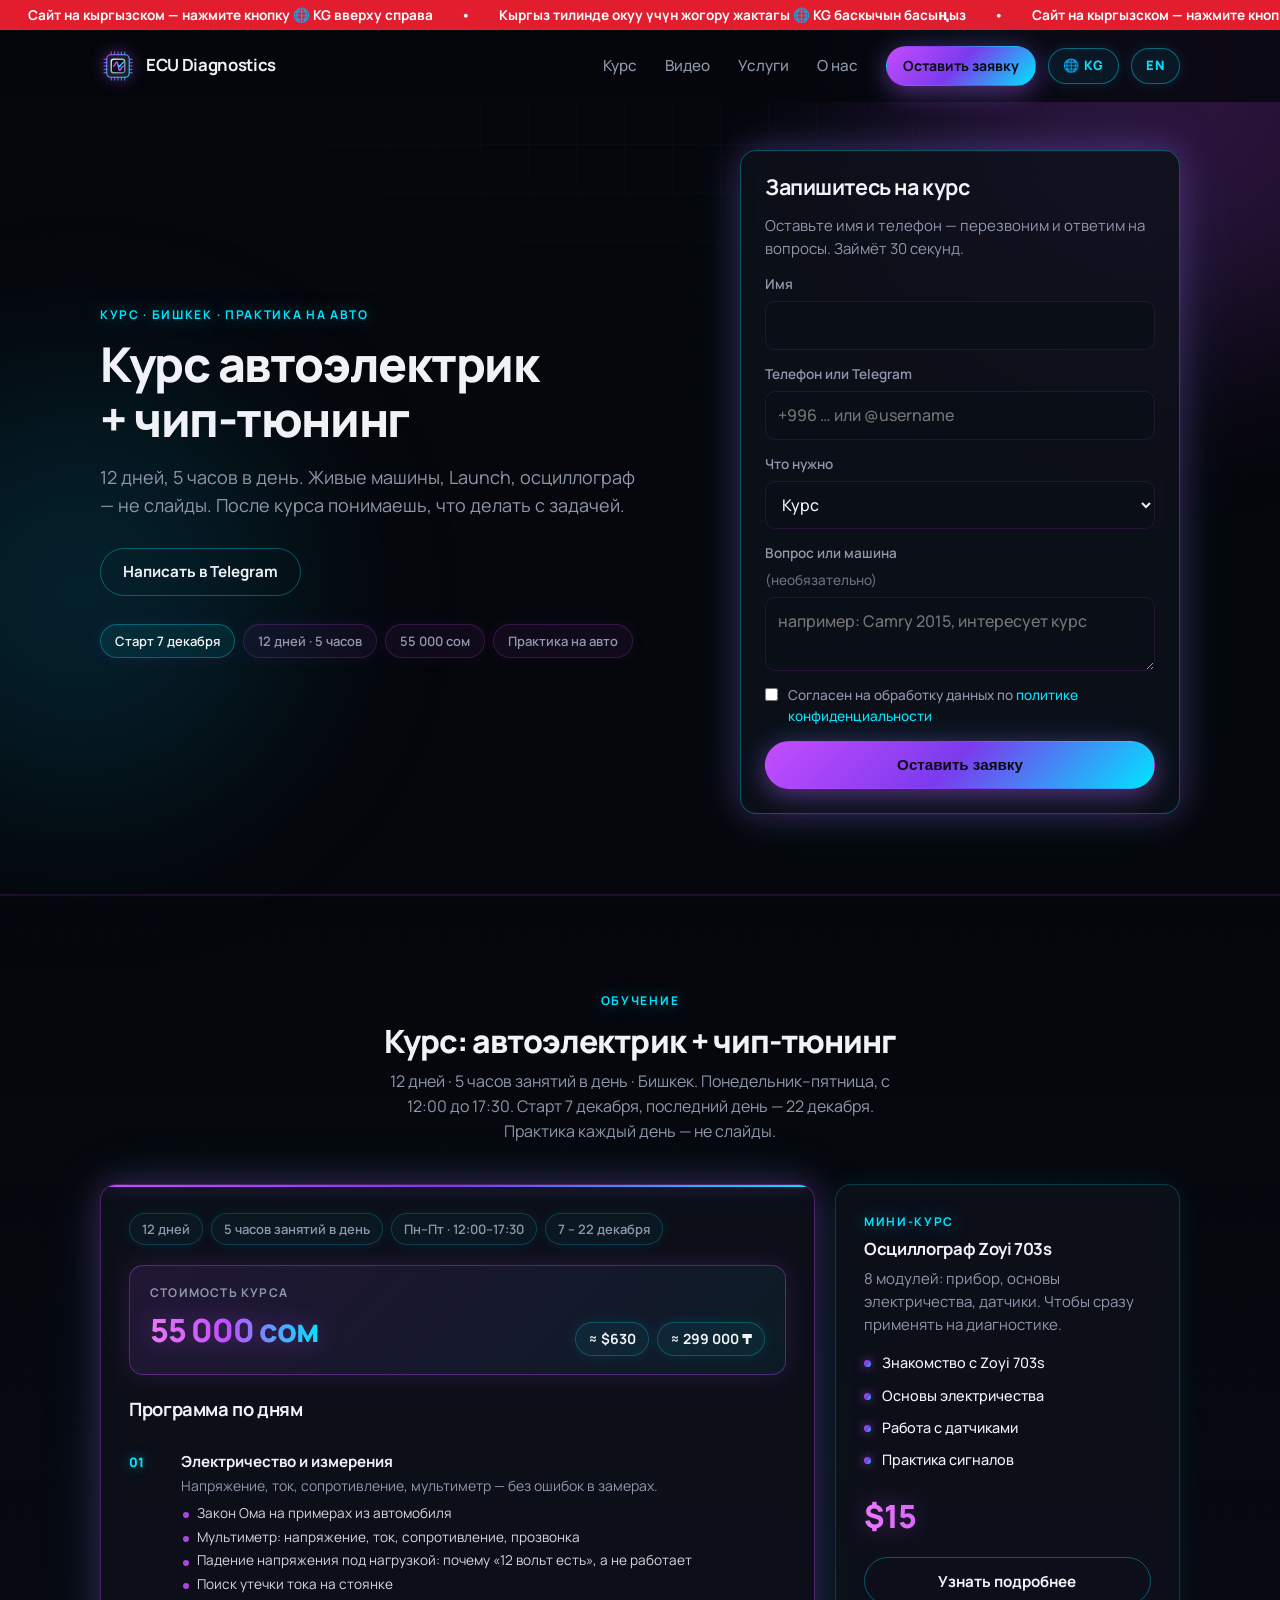
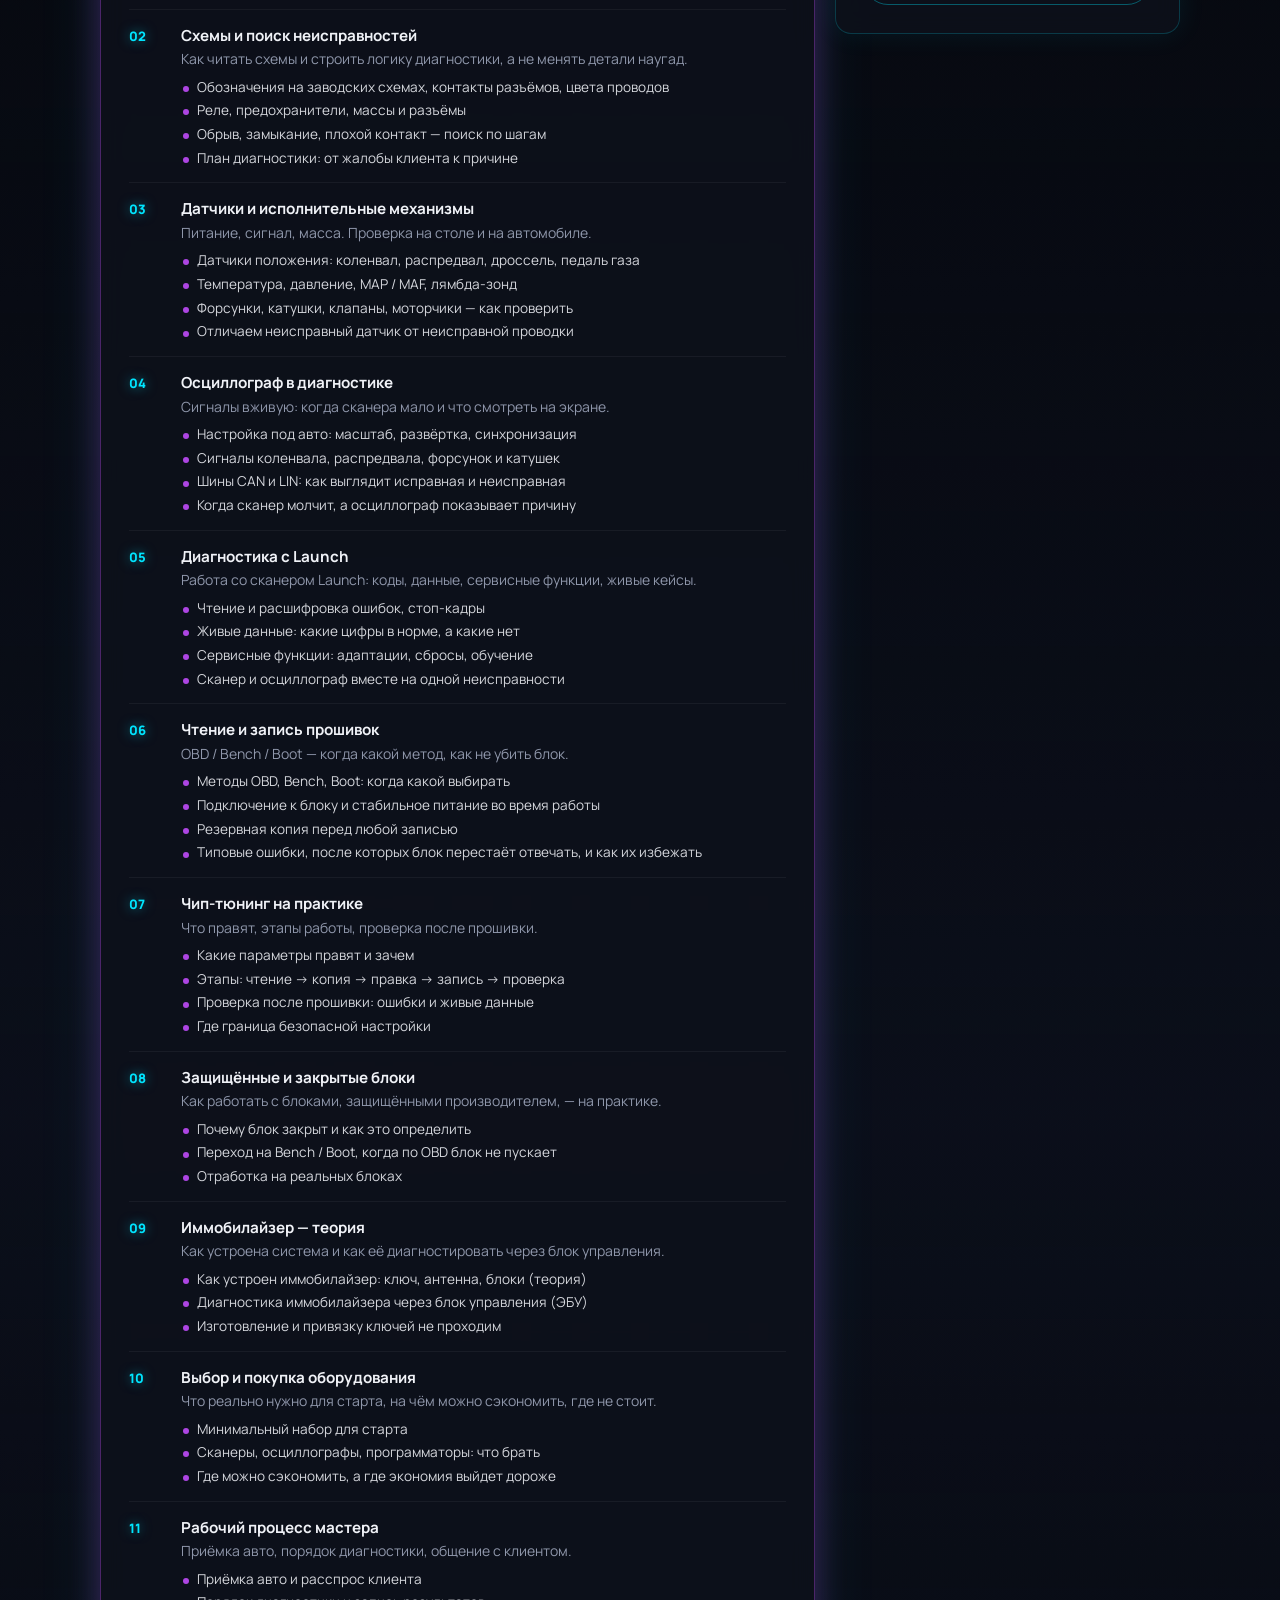
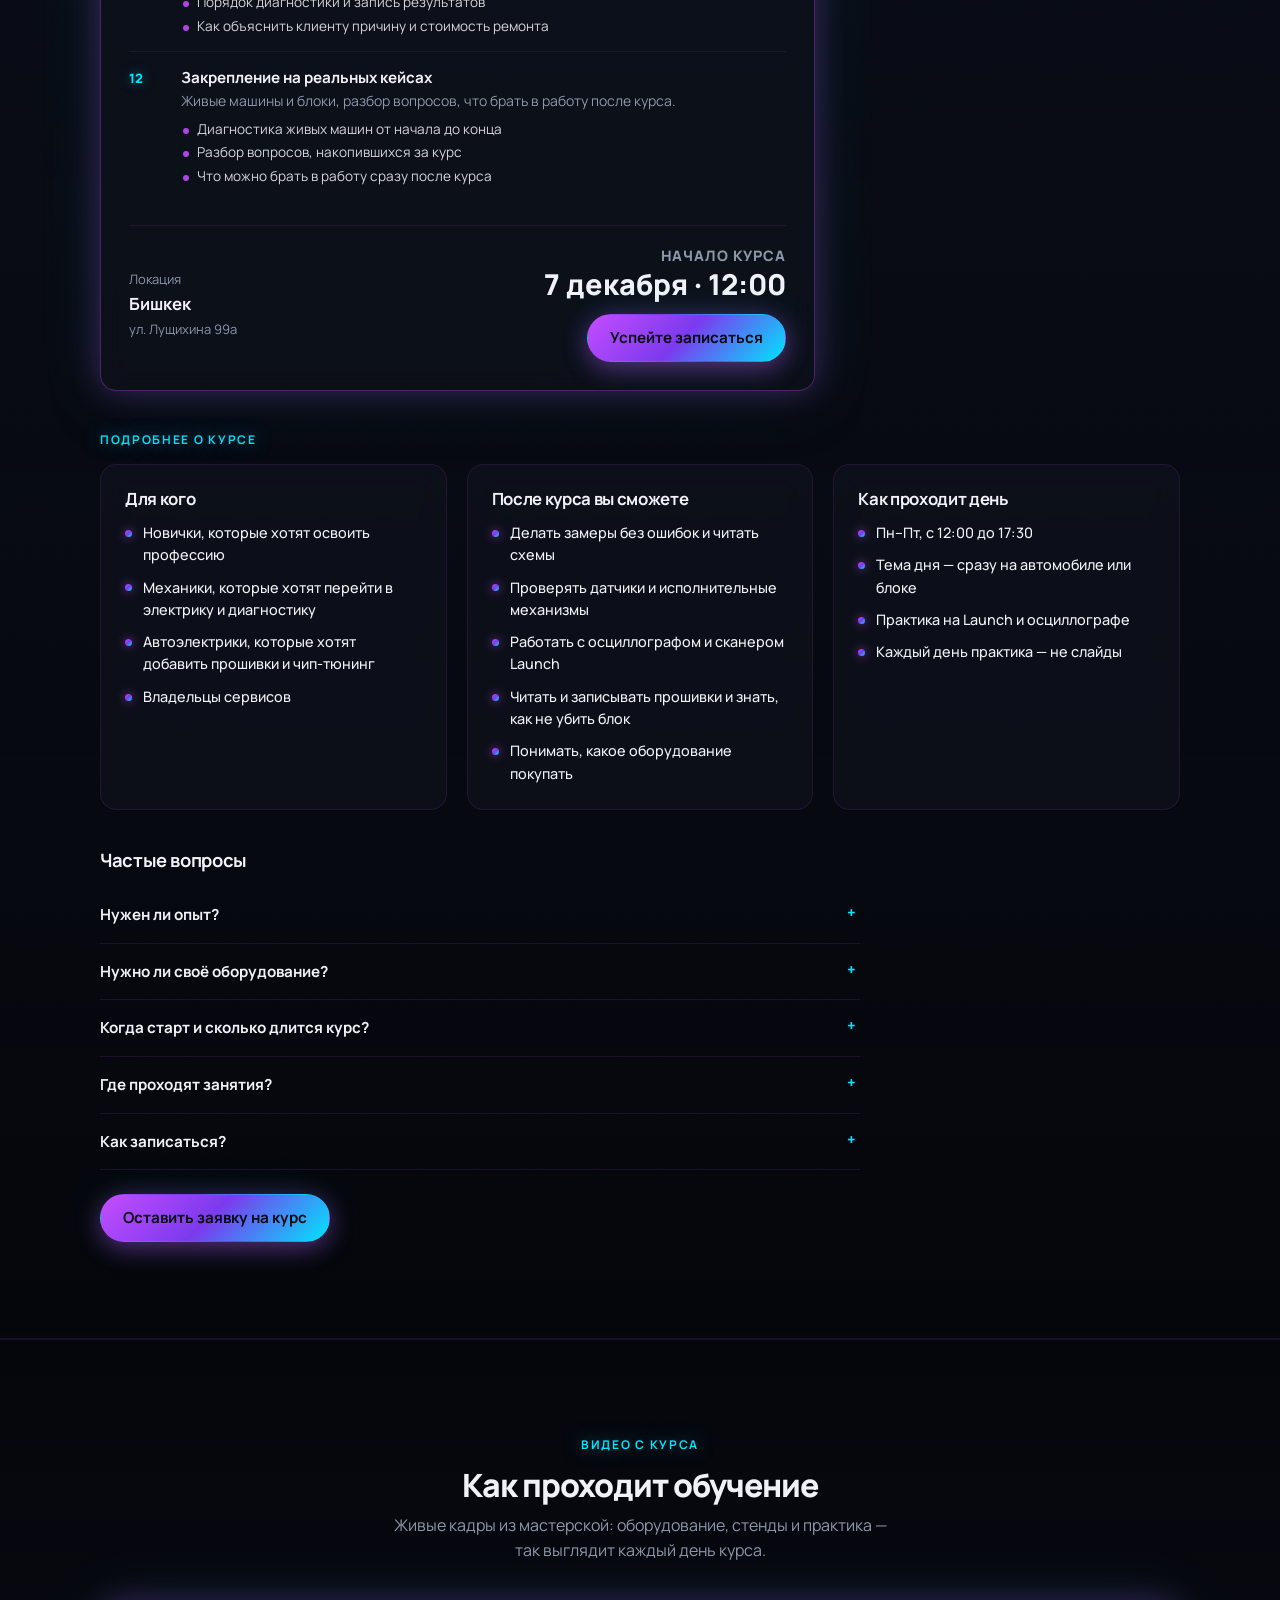
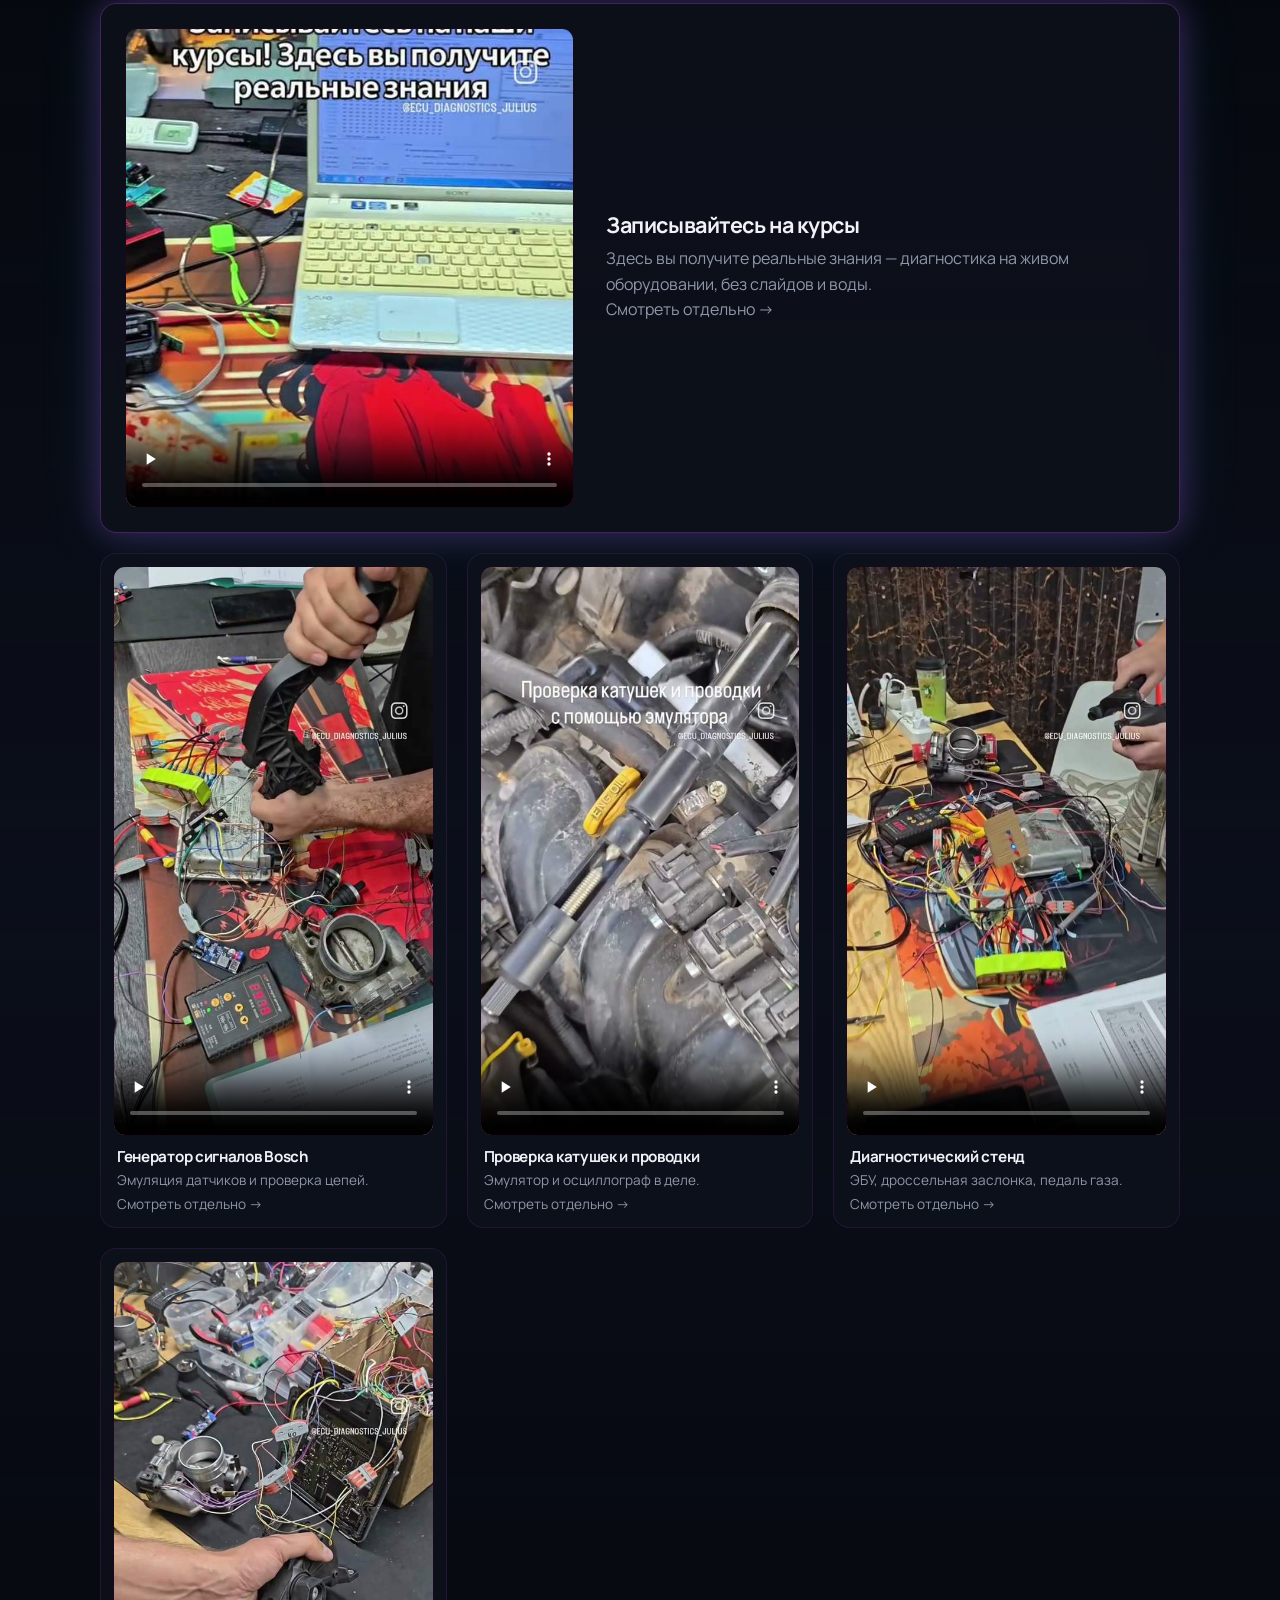
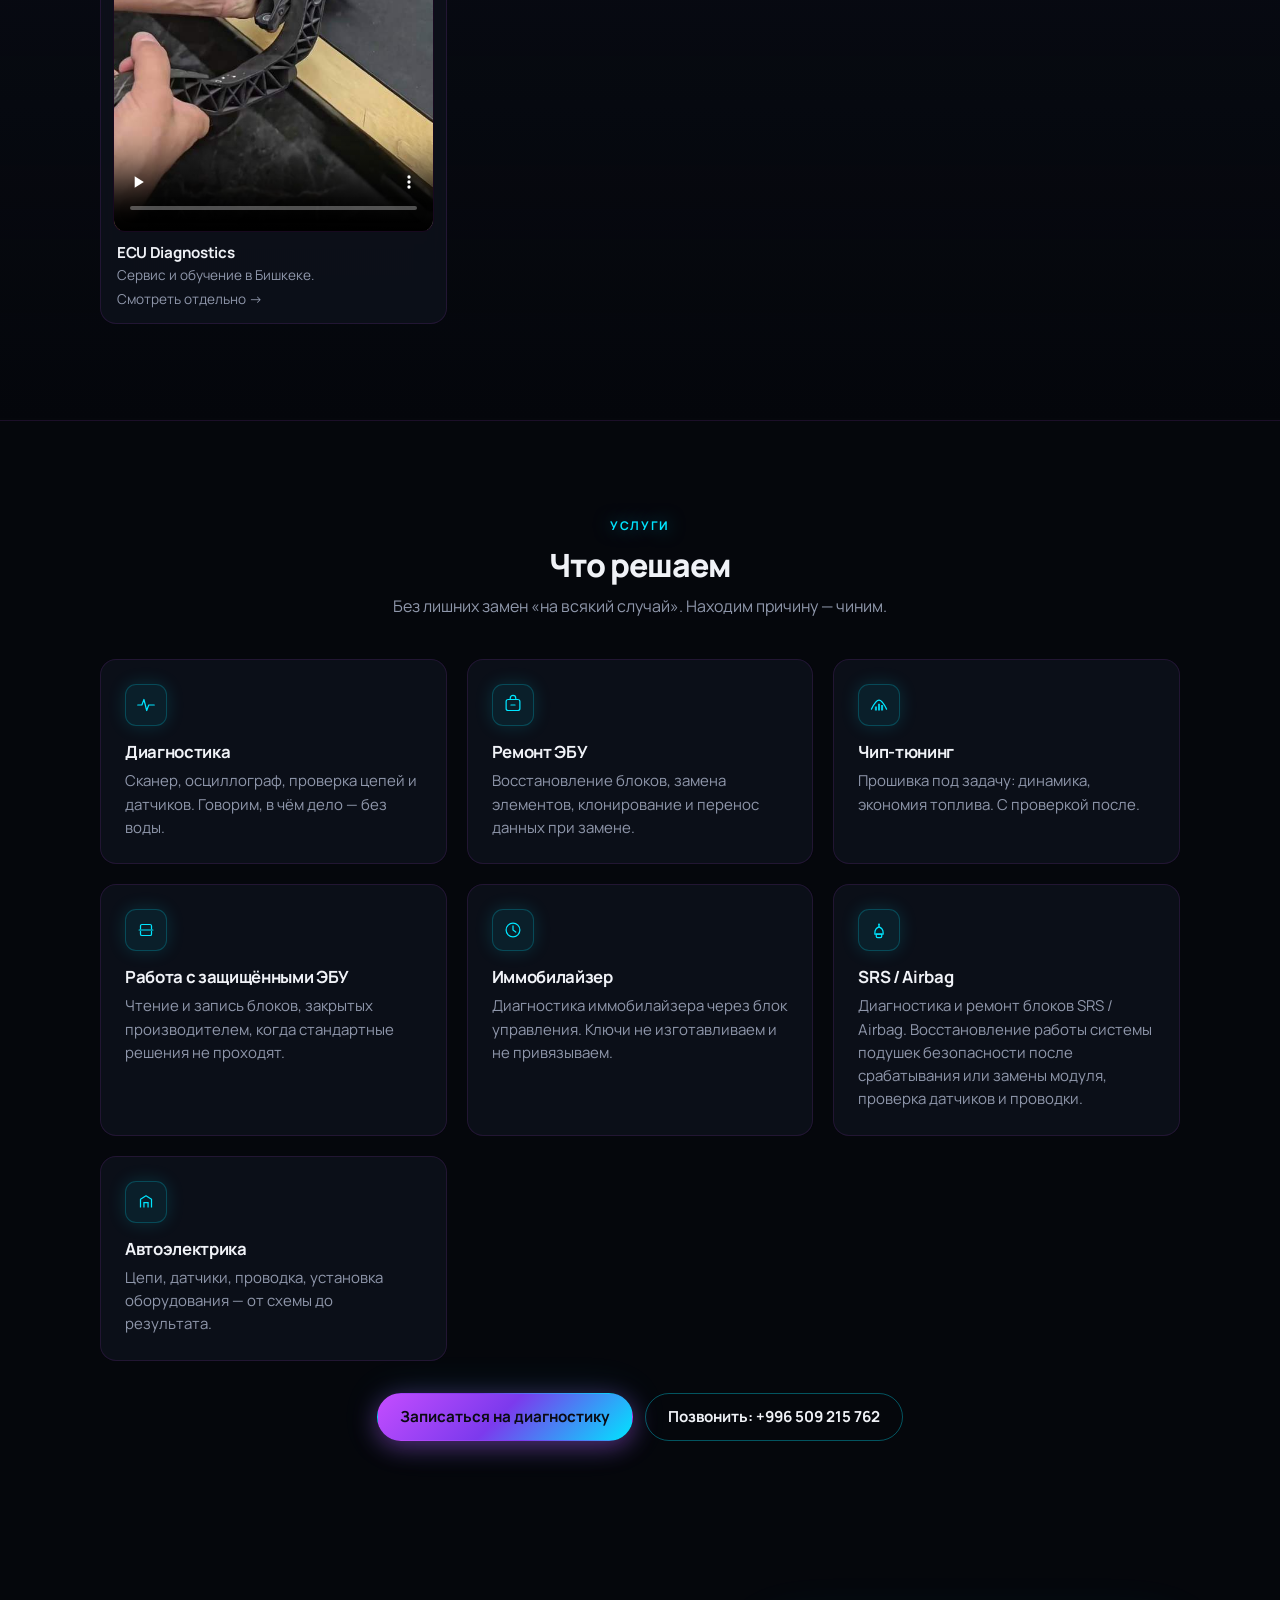
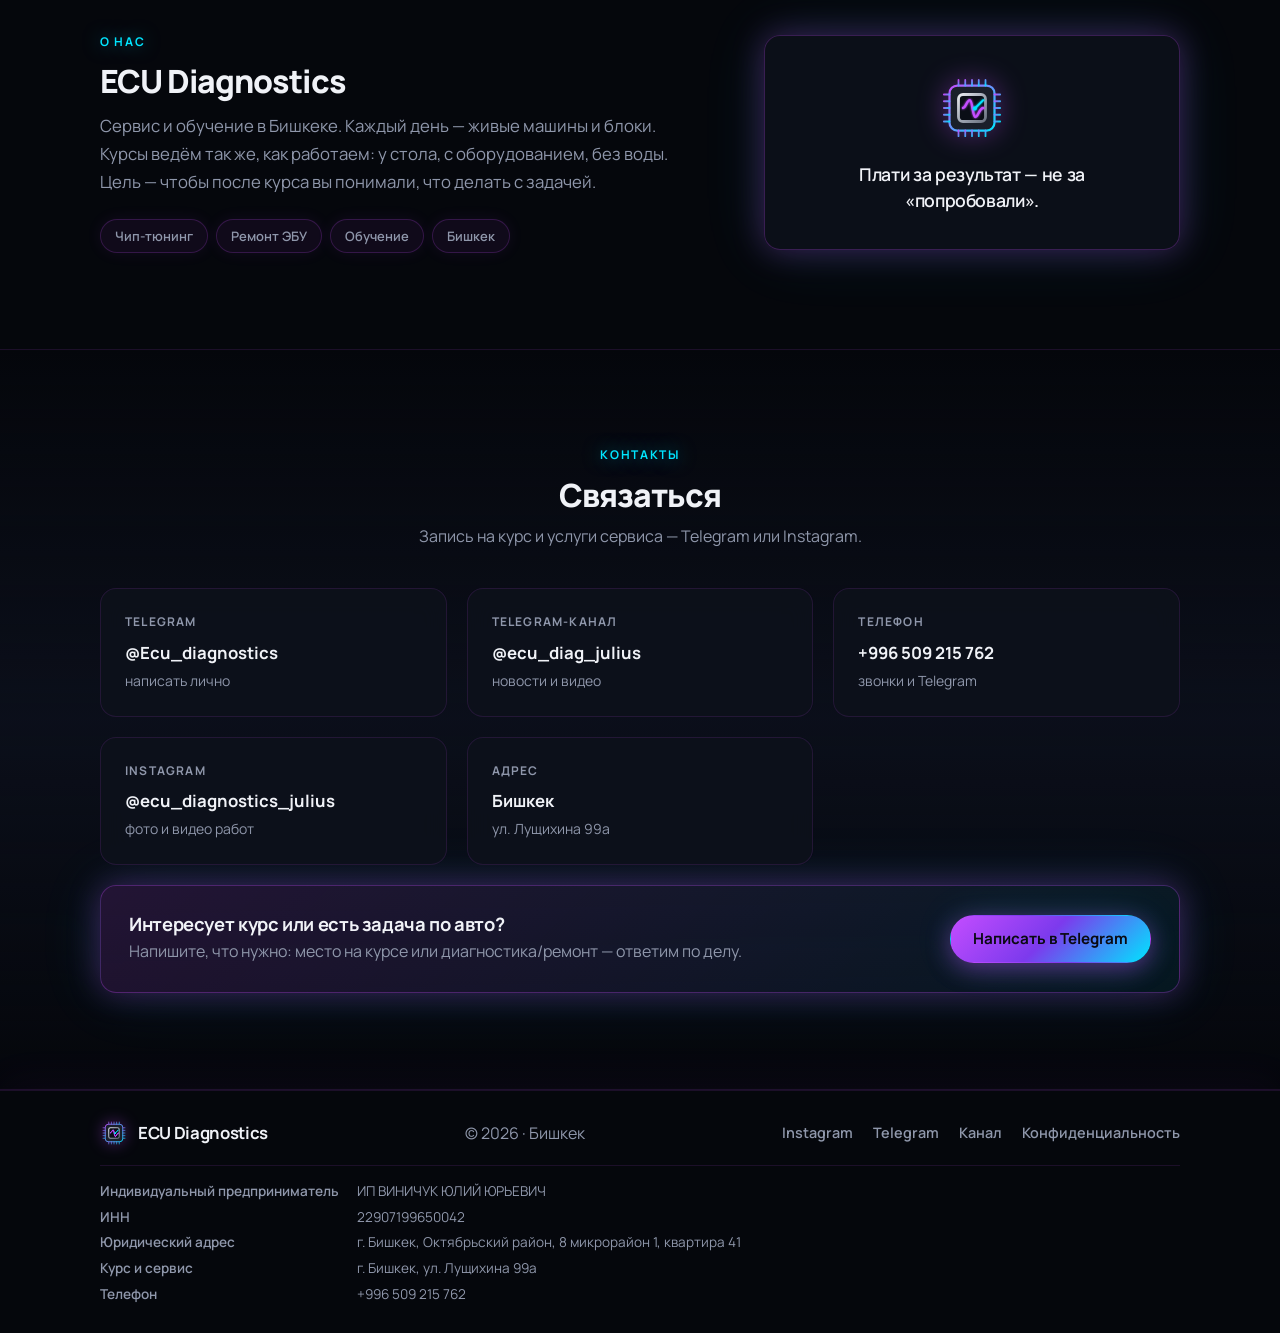
<file: index.html>
<!DOCTYPE html>
<html lang="ru">
<head>
  <meta charset="UTF-8" />
  <meta name="viewport" content="width=device-width, initial-scale=1.0" />
  <title>ECU Diagnostics — Курс автоэлектрик + чип-тюнинг · диагностика ЭБУ · Бишкек</title>
  <meta name="description" content="Курс автоэлектрик + чип-тюнинг: 12 дней, практика на авто, Launch и осциллограф. Бишкек. Сервис: диагностика и ремонт ЭБУ." />
  <link rel="canonical" href="https://ecu-diagnostics-kg.com/" />
  <link rel="alternate" hreflang="ru" href="https://ecu-diagnostics-kg.com/" />
  <link rel="alternate" hreflang="ky" href="https://ecu-diagnostics-kg.com/index-ky.html" />
  <link rel="alternate" hreflang="en" href="https://ecu-diagnostics-kg.com/index-en.html" />
  <link rel="alternate" hreflang="x-default" href="https://ecu-diagnostics-kg.com/" />
  <link rel="icon" href="assets/logo-mark.svg" type="image/svg+xml" />
  <link rel="preload" href="assets/fonts/manrope.woff2" as="font" type="font/woff2" crossorigin />
  <link rel="stylesheet" href="styles.css" />
  <script type="application/ld+json">{"@context":"https://schema.org","@type":"Organization","name":"ECU Diagnostics","legalName":"ИП ВИНИЧУК ЮЛИЙ ЮРЬЕВИЧ","url":"https://ecu-diagnostics-kg.com/","telephone":"+996509215762","taxID":"22907199650042","address":{"@type":"PostalAddress","streetAddress":"8 микрорайон 1, квартира 41","addressLocality":"Бишкек","addressRegion":"Октябрьский район","postalCode":"720075","addressCountry":"KG"},"sameAs":["https://www.instagram.com/ecu_diagnostics_julius/","https://t.me/ecu_diag_julius"]}</script>
</head>
<body>
  <div class="bg-glow bg-glow--a" aria-hidden="true"></div>
  <div class="bg-glow bg-glow--b" aria-hidden="true"></div>
  <div class="bg-grid" aria-hidden="true"></div>

  <a class="ticker" href="index-ky.html" aria-label="Кыргызча"><div class="ticker__track"><span>Сайт на кыргызском — нажмите кнопку 🌐 KG вверху справа</span><span aria-hidden="true">•</span><span>Кыргыз тилинде окуу үчүн жогору жактагы 🌐 KG баскычын басыңыз</span><span aria-hidden="true">•</span><span>Сайт на кыргызском — нажмите кнопку 🌐 KG вверху справа</span><span aria-hidden="true">•</span><span>Кыргыз тилинде окуу үчүн жогору жактагы 🌐 KG баскычын басыңыз</span><span aria-hidden="true">•</span><span aria-hidden="true" class="ticker__dup"><span>Сайт на кыргызском — нажмите кнопку 🌐 KG вверху справа</span><span aria-hidden="true">•</span><span>Кыргыз тилинде окуу үчүн жогору жактагы 🌐 KG баскычын басыңыз</span><span aria-hidden="true">•</span><span>Сайт на кыргызском — нажмите кнопку 🌐 KG вверху справа</span><span aria-hidden="true">•</span><span>Кыргыз тилинде окуу үчүн жогору жактагы 🌐 KG баскычын басыңыз</span><span aria-hidden="true">•</span></span></div></a>
  <header class="header" id="header">
    <div class="wrap header__row">
      <a href="#top" class="brand">
        <img src="assets/logo-mark.svg" alt="" class="brand__icon" width="36" height="36" />
        <span class="brand__name">ECU Diagnostics</span>
      </a>
      <div class="header__actions">
        <nav class="nav" id="nav">
          <a href="#courses">Курс</a>
          <a href="#videos">Видео</a>
          <a href="#services">Услуги</a>
          <a href="#about">О нас</a>
          <a href="#lead" class="btn btn--sm btn--primary" data-need="course">Оставить заявку</a>
        </nav>
        <a class="lang-switch" href="index-ky.html" aria-label="Кыргызча" title="Кыргызча">🌐 KG</a>
        <a class="lang-switch" href="index-en.html" aria-label="English" title="English" lang="en">EN</a>
        <button class="burger" id="burger" type="button" aria-label="Меню" aria-expanded="false">
          <span></span><span></span>
        </button>
      </div>
    </div>
  </header>

  <main id="top">
    <section class="hero">
      <div class="wrap hero__grid">
        <div class="hero__copy">
          <p class="kicker">Курс · Бишкек · практика на авто</p>
          <h1>Курс автоэлектрик<br />+ чип-тюнинг</h1>
          <p class="lead">
            12 дней, 5 часов в день. Живые машины, Launch, осциллограф —
            не слайды. После курса понимаешь, что делать с задачей.
          </p>
          <div class="hero__cta">
            <a class="btn btn--primary" href="#lead" data-need="course">Оставить заявку на курс</a>
            <a class="btn btn--ghost" href="https://t.me/Ecu_diagnostics" target="_blank" rel="noopener">Написать в Telegram</a>
          </div>
          <div class="pills">
            <span class="pill pill--start">Старт 7 декабря</span>
            <span class="pill">12 дней · 5 часов</span>
            <span class="pill">55 000 сом</span>
            <span class="pill">Практика на авто</span>
          </div>
        </div>
        <div class="hero__form">
        <form class="card leadform leadform--hero" id="lead" data-lang="ru" novalidate>
          <h3>Запишитесь на курс</h3>
          <p class="muted">Оставьте имя и телефон — перезвоним и ответим на вопросы. Займёт 30 секунд.</p>
          <div class="leadform__grid">
            <label>Имя<input name="name" maxlength="60" autocomplete="name" required /></label>
            <label>Телефон или Telegram<input name="contact" maxlength="60" placeholder="+996 … или @username" autocomplete="tel" required /></label>
            <label>Что нужно<select name="need"><option value="course">Курс</option><option value="diag">Диагностика</option><option value="repair">Ремонт</option><option value="other">Другое</option></select></label>
          </div>
          <label>Вопрос или машина <span class="opt">(необязательно)</span><textarea name="msg" maxlength="600" rows="2" placeholder="например: Camry 2015, интересует курс"></textarea></label>
          <label class="leadform__hp" aria-hidden="true">Website<input name="website" tabindex="-1" autocomplete="off" /></label>
          <label class="leadform__consent"><input type="checkbox" name="consent" required /> <span>Согласен на обработку данных по <a href="privacy.html" target="_blank">политике конфиденциальности</a></span></label>
          <button class="btn btn--primary" type="submit">Оставить заявку</button>
          <p class="leadform__status muted" role="status" data-ok="Спасибо! Заявка отправлена, скоро свяжемся." data-err="Не получилось отправить. Напишите нам в Telegram: @Ecu_diagnostics" data-bad="Укажите имя, телефон или @username в Telegram и отметьте согласие." data-wait="Слишком много заявок подряд. Попробуйте через минуту."></p>
        </form>
        </div>
      </div>
    </section>

    <section class="section section--tint" id="courses">
      <div class="wrap">
        <header class="section__head">
          <p class="kicker">Обучение</p>
          <h2>Курс: автоэлектрик + чип-тюнинг</h2>
          <p class="section__desc">12 дней · 5 часов занятий в день · Бишкек. Понедельник–пятница, с 12:00 до 17:30. Старт 7 декабря, последний день — 22 декабря. Практика каждый день — не слайды.</p>
        </header>

        <div class="course">
          <div class="course__main">
            <div class="course__bar">
              <span>12 дней</span>
              <span>5 часов занятий в день</span>
              <span>Пн–Пт · 12:00–17:30</span>
              <span>7 – 22 декабря</span>
            </div>
            <div class="course__price">
              <div class="course__price-main">
                <span class="course__price-label">Стоимость курса</span>
                <strong>55 000 сом</strong>
              </div>
              <div class="course__price-alt">
                <span>≈ $630</span>
                <span>≈ 299 000 ₸</span>
              </div>
            </div>
            <h3 class="course__title">Программа по дням</h3>
            <ol class="program">
              <li>
                <strong>Электричество и измерения</strong>
                <span>Напряжение, ток, сопротивление, мультиметр — без ошибок в замерах.</span>
                <ul class="program__points">
                  <li>Закон Ома на примерах из автомобиля</li>
                  <li>Мультиметр: напряжение, ток, сопротивление, прозвонка</li>
                  <li>Падение напряжения под нагрузкой: почему «12 вольт есть», а не работает</li>
                  <li>Поиск утечки тока на стоянке</li>
                </ul>
              </li>
              <li>
                <strong>Схемы и поиск неисправностей</strong>
                <span>Как читать схемы и строить логику диагностики, а не менять детали наугад.</span>
                <ul class="program__points">
                  <li>Обозначения на заводских схемах, контакты разъёмов, цвета проводов</li>
                  <li>Реле, предохранители, массы и разъёмы</li>
                  <li>Обрыв, замыкание, плохой контакт — поиск по шагам</li>
                  <li>План диагностики: от жалобы клиента к причине</li>
                </ul>
              </li>
              <li>
                <strong>Датчики и исполнительные механизмы</strong>
                <span>Питание, сигнал, масса. Проверка на столе и на автомобиле.</span>
                <ul class="program__points">
                  <li>Датчики положения: коленвал, распредвал, дроссель, педаль газа</li>
                  <li>Температура, давление, MAP / MAF, лямбда-зонд</li>
                  <li>Форсунки, катушки, клапаны, моторчики — как проверить</li>
                  <li>Отличаем неисправный датчик от неисправной проводки</li>
                </ul>
              </li>
              <li>
                <strong>Осциллограф в диагностике</strong>
                <span>Сигналы вживую: когда сканера мало и что смотреть на экране.</span>
                <ul class="program__points">
                  <li>Настройка под авто: масштаб, развёртка, синхронизация</li>
                  <li>Сигналы коленвала, распредвала, форсунок и катушек</li>
                  <li>Шины CAN и LIN: как выглядит исправная и неисправная</li>
                  <li>Когда сканер молчит, а осциллограф показывает причину</li>
                </ul>
              </li>
              <li>
                <strong>Диагностика с Launch</strong>
                <span>Работа со сканером Launch: коды, данные, сервисные функции, живые кейсы.</span>
                <ul class="program__points">
                  <li>Чтение и расшифровка ошибок, стоп-кадры</li>
                  <li>Живые данные: какие цифры в норме, а какие нет</li>
                  <li>Сервисные функции: адаптации, сбросы, обучение</li>
                  <li>Сканер и осциллограф вместе на одной неисправности</li>
                </ul>
              </li>
              <li>
                <strong>Чтение и запись прошивок</strong>
                <span>OBD / Bench / Boot — когда какой метод, как не убить блок.</span>
                <ul class="program__points">
                  <li>Методы OBD, Bench, Boot: когда какой выбирать</li>
                  <li>Подключение к блоку и стабильное питание во время работы</li>
                  <li>Резервная копия перед любой записью</li>
                  <li>Типовые ошибки, после которых блок перестаёт отвечать, и как их избежать</li>
                </ul>
              </li>
              <li>
                <strong>Чип-тюнинг на практике</strong>
                <span>Что правят, этапы работы, проверка после прошивки.</span>
                <ul class="program__points">
                  <li>Какие параметры правят и зачем</li>
                  <li>Этапы: чтение → копия → правка → запись → проверка</li>
                  <li>Проверка после прошивки: ошибки и живые данные</li>
                  <li>Где граница безопасной настройки</li>
                </ul>
              </li>
              <li>
                <strong>Защищённые и закрытые блоки</strong>
                <span>Как работать с блоками, защищёнными производителем, — на практике.</span>
                <ul class="program__points">
                  <li>Почему блок закрыт и как это определить</li>
                  <li>Переход на Bench / Boot, когда по OBD блок не пускает</li>
                  <li>Отработка на реальных блоках</li>
                </ul>
              </li>
              <li>
                <strong>Иммобилайзер — теория</strong>
                <span>Как устроена система и как её диагностировать через блок управления.</span>
                <ul class="program__points">
                  <li>Как устроен иммобилайзер: ключ, антенна, блоки (теория)</li>
                  <li>Диагностика иммобилайзера через блок управления (ЭБУ)</li>
                  <li>Изготовление и привязку ключей не проходим</li>
                </ul>
              </li>
              <li>
                <strong>Выбор и покупка оборудования</strong>
                <span>Что реально нужно для старта, на чём можно сэкономить, где не стоит.</span>
                <ul class="program__points">
                  <li>Минимальный набор для старта</li>
                  <li>Сканеры, осциллографы, программаторы: что брать</li>
                  <li>Где можно сэкономить, а где экономия выйдет дороже</li>
                </ul>
              </li>
              <li>
                <strong>Рабочий процесс мастера</strong>
                <span>Приёмка авто, порядок диагностики, общение с клиентом.</span>
                <ul class="program__points">
                  <li>Приёмка авто и расспрос клиента</li>
                  <li>Порядок диагностики и запись результатов</li>
                  <li>Как объяснить клиенту причину и стоимость ремонта</li>
                </ul>
              </li>
              <li>
                <strong>Закрепление на реальных кейсах</strong>
                <span>Живые машины и блоки, разбор вопросов, что брать в работу после курса.</span>
                <ul class="program__points">
                  <li>Диагностика живых машин от начала до конца</li>
                  <li>Разбор вопросов, накопившихся за курс</li>
                  <li>Что можно брать в работу сразу после курса</li>
                </ul>
              </li>
            </ol>
            <div class="course__foot">
              <div class="course__loc">
                <span class="muted">Локация</span>
                <strong>Бишкек</strong>
                <span class="muted">ул. Лущихина 99а</span>
              </div>
              <div class="course__signup">
                <strong class="course__start-date">НАЧАЛО КУРСА<br /><span>7 декабря · 12:00</span></strong>
              <a class="btn btn--primary" href="#lead" data-need="course">Успейте записаться</a>
              </div>
            </div>
          </div>

          <aside class="course__side">
            <p class="kicker">Мини-курс</p>
            <h3>Осциллограф Zoyi 703s</h3>
            <p class="muted">8 модулей: прибор, основы электричества, датчики. Чтобы сразу применять на диагностике.</p>
            <ul class="ticks">
              <li>Знакомство с Zoyi 703s</li>
              <li>Основы электричества</li>
              <li>Работа с датчиками</li>
              <li>Практика сигналов</li>
            </ul>
            <p class="price">$15</p>
            <a class="btn btn--ghost btn--block" href="https://t.me/Ecu_diagnostics" target="_blank" rel="noopener">Узнать подробнее</a>
          </aside>
        </div>
        <div class="course-more">
          <p class="kicker">Подробнее о курсе</p>
          <div class="grid-3">
          <article class="card">
            <h3>Для кого</h3>
            <ul class="ticks">
              <li>Новички, которые хотят освоить профессию</li>
              <li>Механики, которые хотят перейти в электрику и диагностику</li>
              <li>Автоэлектрики, которые хотят добавить прошивки и чип-тюнинг</li>
              <li>Владельцы сервисов</li>
            </ul>
          </article>
          <article class="card">
            <h3>После курса вы сможете</h3>
            <ul class="ticks">
              <li>Делать замеры без ошибок и читать схемы</li>
              <li>Проверять датчики и исполнительные механизмы</li>
              <li>Работать с осциллографом и сканером Launch</li>
              <li>Читать и записывать прошивки и знать, как не убить блок</li>
              <li>Понимать, какое оборудование покупать</li>
            </ul>
          </article>
          <article class="card">
            <h3>Как проходит день</h3>
            <ul class="ticks">
              <li>Пн–Пт, с 12:00 до 17:30</li>
              <li>Тема дня — сразу на автомобиле или блоке</li>
              <li>Практика на Launch и осциллографе</li>
              <li>Каждый день практика — не слайды</li>
            </ul>
          </article>
          </div>
        </div>

        <div class="faq">
          <h3 class="course__title">Частые вопросы</h3>
          <details class="faq__item">
            <summary>Нужен ли опыт?</summary>
            <p>Базовые знания не обязательны: курс начинается с основ электричества и измерений. Если опыт есть, быстрее перейдёте к сложным темам.</p>
          </details>
          <details class="faq__item">
            <summary>Нужно ли своё оборудование?</summary>
            <p>Практика идёт на Launch и осциллографе. На 10-й день разберём, какое оборудование купить для своей работы.</p>
          </details>
          <details class="faq__item">
            <summary>Когда старт и сколько длится курс?</summary>
            <p>Старт 7 декабря в 12:00. 12 учебных дней, понедельник–пятница, последний день — 22 декабря.</p>
          </details>
          <details class="faq__item">
            <summary>Где проходят занятия?</summary>
            <p>Бишкек, ул. Лущихина 99а, в нашей мастерской.</p>
          </details>
          <details class="faq__item">
            <summary>Как записаться?</summary>
            <p>Оставьте <a href="#lead" data-need="course">заявку на сайте</a> или напишите в Telegram или Instagram — ответим и запишем вас.</p>
          </details>
          <a class="btn btn--primary" href="#lead" data-need="course">Оставить заявку на курс</a>
        </div>
      </div>
    </section>

    <section class="section section--tint" id="videos">
      <div class="wrap">
        <header class="section__head">
          <p class="kicker">Видео с курса</p>
          <h2>Как проходит обучение</h2>
          <p class="section__desc">Живые кадры из мастерской: оборудование, стенды и практика — так выглядит каждый день курса.</p>
        </header>

        <div class="video-feature">
          <video controls preload="none" poster="assets/videos/video-4.jpg">
            <source src="assets/videos/video-4.mp4" type="video/mp4" />
          </video>
          <div class="video-feature__meta">
            <h3>Записывайтесь на курсы</h3>
            <p class="muted">Здесь вы получите реальные знания — диагностика на живом оборудовании, без слайдов и воды.</p>
            <a class="muted video-link" href="video/zapis-na-kurs-avtoelektrik.html">Смотреть отдельно →</a>
          </div>
        </div>

        <div class="video-grid">
          <article class="video-card">
            <video controls preload="none" poster="assets/videos/video-2.jpg">
              <source src="assets/videos/video-2.mp4" type="video/mp4" />
            </video>
            <h3>Генератор сигналов Bosch</h3>
            <p class="muted">Эмуляция датчиков и проверка цепей.</p>
            <a class="muted video-link" href="video/generator-signalov-bosch.html">Смотреть отдельно →</a>
          </article>
          <article class="video-card">
            <video controls preload="none" poster="assets/videos/video-5.jpg">
              <source src="assets/videos/video-5.mp4" type="video/mp4" />
            </video>
            <h3>Проверка катушек и проводки</h3>
            <p class="muted">Эмулятор и осциллограф в деле.</p>
            <a class="muted video-link" href="video/proverka-katushek-i-provodki.html">Смотреть отдельно →</a>
          </article>
          <article class="video-card">
            <video controls preload="none" poster="assets/videos/video-6.jpg">
              <source src="assets/videos/video-6.mp4" type="video/mp4" />
            </video>
            <h3>Диагностический стенд</h3>
            <p class="muted">ЭБУ, дроссельная заслонка, педаль газа.</p>
            <a class="muted video-link" href="video/diagnosticheskiy-stend.html">Смотреть отдельно →</a>
          </article>
          <article class="video-card">
            <video controls preload="none" poster="assets/videos/video-1.jpg">
              <source src="assets/videos/video-1.mp4" type="video/mp4" />
            </video>
            <h3>ECU Diagnostics</h3>
            <p class="muted">Сервис и обучение в Бишкеке.</p>
            <a class="muted video-link" href="video/ecu-diagnostics-bishkek.html">Смотреть отдельно →</a>
          </article>
        </div>
      </div>
    </section>

    <section class="section" id="services">
      <div class="wrap">
        <header class="section__head">
          <p class="kicker">Услуги</p>
          <h2>Что решаем</h2>
          <p class="section__desc">Без лишних замен «на всякий случай». Находим причину — чиним.</p>
        </header>
        <div class="grid-3">
          <article class="card">
            <div class="card__ico" aria-hidden="true">
              <svg viewBox="0 0 32 32" fill="none"><path d="M4 16h6l3-8 4 16 3-8h8" stroke="currentColor" stroke-width="1.8" stroke-linecap="round" stroke-linejoin="round"/></svg>
            </div>
            <h3>Диагностика</h3>
            <p>Сканер, осциллограф, проверка цепей и датчиков. Говорим, в чём дело — без воды.</p>
          </article>
          <article class="card">
            <div class="card__ico" aria-hidden="true">
              <svg viewBox="0 0 32 32" fill="none"><rect x="6" y="8" width="20" height="16" rx="3" stroke="currentColor" stroke-width="1.8"/><path d="M12 8V6a4 4 0 018 0v2M13 16h6" stroke="currentColor" stroke-width="1.8" stroke-linecap="round"/></svg>
            </div>
            <h3>Ремонт ЭБУ</h3>
            <p>Восстановление блоков, замена элементов, клонирование и перенос данных при замене.</p>
          </article>
          <article class="card">
            <div class="card__ico" aria-hidden="true">
              <svg viewBox="0 0 32 32" fill="none"><path d="M5 22c5-10 8-13 11-13s6 3 11 13" stroke="currentColor" stroke-width="1.8" stroke-linecap="round"/><path d="M10 18h3v6h-3zM14.5 14h3v10h-3zM19 16h3v8h-3z" fill="currentColor" opacity=".85"/></svg>
            </div>
            <h3>Чип-тюнинг</h3>
            <p>Прошивка под задачу: динамика, экономия топлива. С проверкой после.</p>
          </article>
          <article class="card">
            <div class="card__ico" aria-hidden="true">
              <svg viewBox="0 0 32 32" fill="none"><path d="M8 14V10a2 2 0 012-2h12a2 2 0 012 2v4M8 18v4a2 2 0 002 2h12a2 2 0 002-2v-4M6 16h20" stroke="currentColor" stroke-width="1.8" stroke-linecap="round"/></svg>
            </div>
            <h3>Работа с защищёнными ЭБУ</h3>
            <p>Чтение и запись блоков, закрытых производителем, когда стандартные решения не проходят.</p>
          </article>
          <article class="card">
            <div class="card__ico" aria-hidden="true">
              <svg viewBox="0 0 32 32" fill="none"><circle cx="16" cy="16" r="10" stroke="currentColor" stroke-width="1.8"/><path d="M16 10v6l4 3" stroke="currentColor" stroke-width="1.8" stroke-linecap="round"/></svg>
            </div>
            <h3>Иммобилайзер</h3>
            <p>Диагностика иммобилайзера через блок управления. Ключи не изготавливаем и не привязываем.</p>
          </article>
          <article class="card">
            <div class="card__ico" aria-hidden="true">
              <svg viewBox="0 0 32 32" fill="none">
                <path d="M10 20c0-4 2.5-7 6-8.5C19.5 13 22 16 22 20v2H10v-2z" stroke="currentColor" stroke-width="1.8" stroke-linejoin="round"/>
                <path d="M12 22h8v3a2 2 0 01-2 2h-4a2 2 0 01-2-2v-3z" stroke="currentColor" stroke-width="1.8" stroke-linejoin="round"/>
                <path d="M16 9.5V12" stroke="currentColor" stroke-width="1.8" stroke-linecap="round"/>
                <circle cx="16" cy="8" r="1.4" fill="currentColor"/>
              </svg>
            </div>
            <h3>SRS / Airbag</h3>
            <p>Диагностика и ремонт блоков SRS / Airbag. Восстановление работы системы подушек безопасности после срабатывания или замены модуля, проверка датчиков и проводки.</p>
          </article>
          <article class="card">
            <div class="card__ico" aria-hidden="true">
              <svg viewBox="0 0 32 32" fill="none"><path d="M8 24V12l8-5 8 5v12" stroke="currentColor" stroke-width="1.8" stroke-linejoin="round"/><path d="M13 24v-7h6v7" stroke="currentColor" stroke-width="1.8"/></svg>
            </div>
            <h3>Автоэлектрика</h3>
            <p>Цепи, датчики, проводка, установка оборудования — от схемы до результата.</p>
          </article>
        </div>
        <div class="svc-cta">
          <a class="btn btn--primary" href="#lead" data-need="diag">Записаться на диагностику</a>
          <a class="btn btn--ghost" href="tel:+996509215762">Позвонить: +996 509 215 762</a>
        </div>
      </div>
    </section>

    <section class="section" id="about">
      <div class="wrap about">
        <div>
          <p class="kicker">О нас</p>
          <h2>ECU Diagnostics</h2>
          <p class="muted about__text">
            Сервис и обучение в Бишкеке. Каждый день — живые машины и блоки.
            Курсы ведём так же, как работаем: у стола, с оборудованием, без воды.
            Цель — чтобы после курса вы понимали, что делать с задачей.
          </p>
          <div class="pills">
            <span class="pill">Чип-тюнинг</span>
            <span class="pill">Ремонт ЭБУ</span>
            <span class="pill">Обучение</span>
            <span class="pill">Бишкек</span>
          </div>
        </div>
        <div class="about__panel">
          <img src="assets/logo-mark.svg" alt="" class="about__mark" width="72" height="72" />
          <p class="about__quote">Плати за результат — не за «попробовали».</p>
        </div>
      </div>
    </section>

    <section class="section section--tint" id="contact">
      <div class="wrap">
        <header class="section__head">
          <p class="kicker">Контакты</p>
          <h2>Связаться</h2>
          <p class="section__desc">Запись на курс и услуги сервиса — Telegram или Instagram.</p>
        </header>
        <div class="grid-3 contact-grid">
          <a class="card card--link" href="https://t.me/Ecu_diagnostics" target="_blank" rel="noopener">
            <span class="card__label">Telegram</span>
            <strong>@Ecu_diagnostics</strong>
            <span class="muted contact__hint">написать лично</span>
          </a>
          <a class="card card--link" href="https://t.me/ecu_diag_julius" target="_blank" rel="noopener">
            <span class="card__label">Telegram-канал</span>
            <strong>@ecu_diag_julius</strong>
            <span class="muted contact__hint">новости и видео</span>
          </a>
          <a class="card card--link" href="tel:+996509215762">
            <span class="card__label">Телефон</span>
            <strong>+996 509 215 762</strong>
            <span class="muted contact__hint">звонки и Telegram</span>
          </a>
          <a class="card card--link" href="https://www.instagram.com/ecu_diagnostics_julius/" target="_blank" rel="noopener">
            <span class="card__label">Instagram</span>
            <strong>@ecu_diagnostics_julius</strong>
            <span class="muted contact__hint">фото и видео работ</span>
          </a>
          <div class="card">
            <span class="card__label">Адрес</span>
            <strong>Бишкек</strong>
            <span class="muted contact__hint">ул. Лущихина 99а</span>
          </div>
        </div>
        <div class="banner">
          <div>
            <h3>Интересует курс или есть задача по авто?</h3>
            <p class="muted">Напишите, что нужно: место на курсе или диагностика/ремонт — ответим по делу.</p>
          </div>
          <a class="btn btn--primary" href="https://t.me/Ecu_diagnostics" target="_blank" rel="noopener">Написать в Telegram</a>
        </div>
      </div>
    </section>
  </main>

  <footer class="footer">
    <div class="wrap footer__row">
      <a href="#top" class="brand brand--sm">
        <img src="assets/logo-mark.svg" alt="" class="brand__icon" width="28" height="28" />
        <span class="brand__name">ECU Diagnostics</span>
      </a>
      <p class="muted">© <span id="year"></span> · Бишкек</p>
      <div class="footer__links">
        <a href="https://www.instagram.com/ecu_diagnostics_julius/" target="_blank" rel="noopener">Instagram</a>
        <a href="https://t.me/Ecu_diagnostics" target="_blank" rel="noopener">Telegram</a>
        <a href="https://t.me/ecu_diag_julius" target="_blank" rel="noopener">Канал</a>
        <a href="privacy.html">Конфиденциальность</a>
      </div>
    </div>
    <div class="wrap footer__req" aria-label="Реквизиты">
      <dl>
        <dt>Индивидуальный предприниматель</dt><dd>ИП ВИНИЧУК ЮЛИЙ ЮРЬЕВИЧ</dd>
        <dt>ИНН</dt><dd>22907199650042</dd>
        <dt>Юридический адрес</dt><dd>г. Бишкек, Октябрьский район, 8 микрорайон 1, квартира 41</dd>
        <dt>Курс и сервис</dt><dd>г. Бишкек, ул. Лущихина 99а</dd>
        <dt>Телефон</dt><dd><a href="tel:+996509215762">+996 509 215 762</a></dd>
      </dl>
    </div>
  </footer>

    <nav class="mbar" aria-label="Заявка">
    <a class="mbar__main" href="#lead">Заявка</a>
    <a href="https://t.me/Ecu_diagnostics" target="_blank" rel="noopener">Telegram</a>
    <a href="tel:+996509215762">Позвонить</a>
  </nav>
  <script src="script.js"></script>
</body>
</html>
</file>
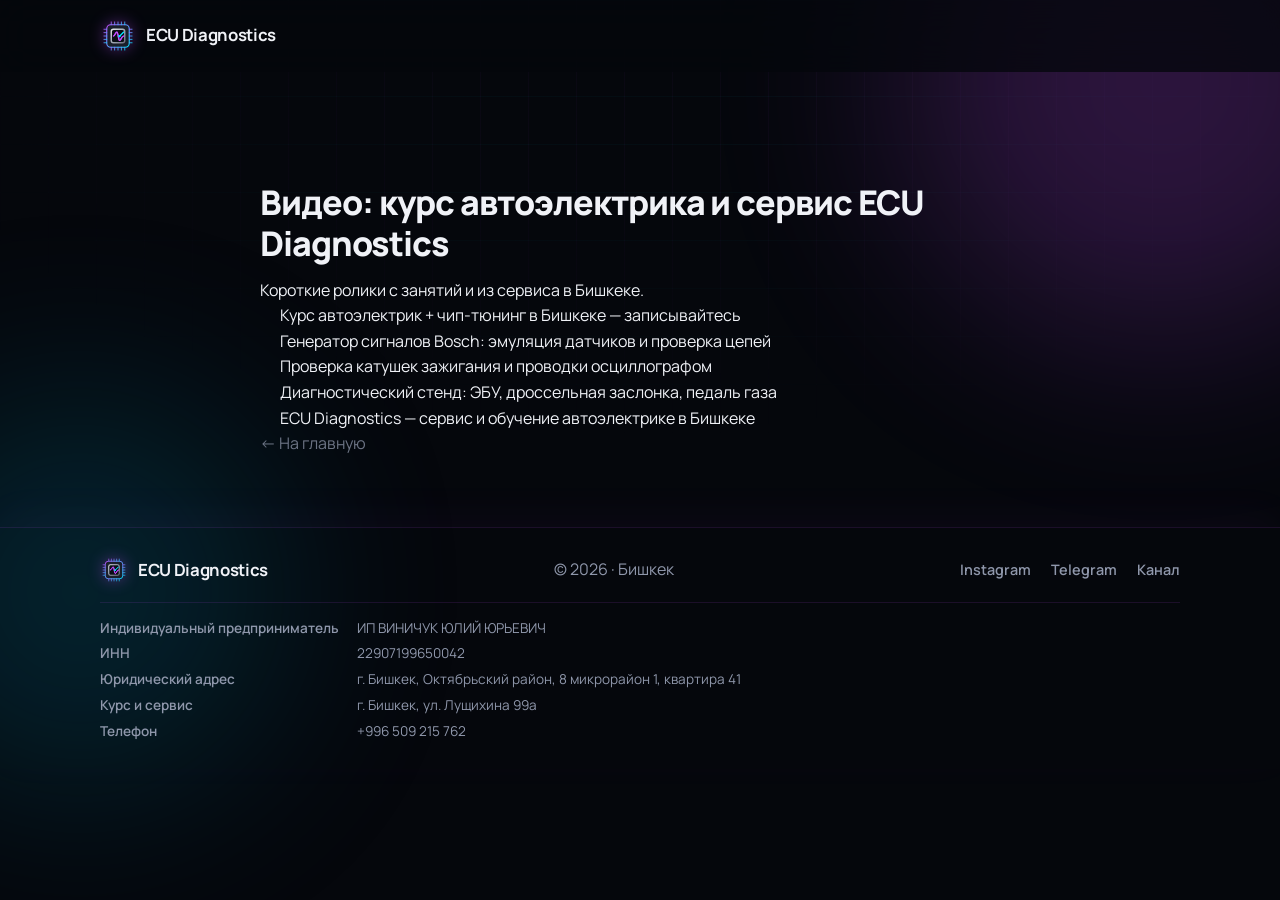
<file: video/index.html>
<!DOCTYPE html>
<html lang="ru">
<head>
  <meta charset="UTF-8" />
  <meta name="viewport" content="width=device-width, initial-scale=1.0" />
  <title>Видео — ECU Diagnostics</title>
  <meta name="description" content="Видео с курса автоэлектрика и из сервиса ECU Diagnostics в Бишкеке." />
  <link rel="canonical" href="https://ecu-diagnostics-kg.com/video/" />
  <link rel="icon" href="../assets/logo-mark.svg" type="image/svg+xml" />
  <link rel="preload" href="../assets/fonts/manrope.woff2" as="font" type="font/woff2" crossorigin />
  <link rel="stylesheet" href="../styles.css" />
  <style>
    .vp{max-width:760px;margin:0 auto;padding:110px 0 70px;line-height:1.6}
    .vp h1{font-size:clamp(24px,4.5vw,34px);line-height:1.2;margin:0 0 14px}
    .vp video{display:block;width:100%;max-width:420px;max-height:78vh;margin:0 auto 18px;border-radius:16px;background:#000}
    .vp .cta{display:inline-block;margin:14px 10px 0 0}
    .vp ul{padding-left:20px}
    .vp .muted{opacity:.75}
  </style>
  <script type="application/ld+json">{"@context": "https://schema.org", "@type": "CollectionPage", "name": "Видео ECU Diagnostics", "url": "https://ecu-diagnostics-kg.com/video/"}</script>
</head>
<body>
  <div class="bg-glow bg-glow--a" aria-hidden="true"></div>
  <div class="bg-glow bg-glow--b" aria-hidden="true"></div>
  <div class="bg-grid" aria-hidden="true"></div>

  <header class="header" id="header">
    <div class="wrap header__row">
      <a href="../" class="brand">
        <img src="../assets/logo-mark.svg" alt="" class="brand__icon" width="36" height="36" />
        <span class="brand__name">ECU Diagnostics</span>
      </a>
    </div>
  </header>

  <main class="wrap">
    <article class="vp">
      <h1>Видео: курс автоэлектрика и сервис ECU Diagnostics</h1>
      <p>Короткие ролики с занятий и из сервиса в Бишкеке.</p>
      <ul>
        <li><a href="zapis-na-kurs-avtoelektrik.html">Курс автоэлектрик + чип-тюнинг в Бишкеке — записывайтесь</a></li>
        <li><a href="generator-signalov-bosch.html">Генератор сигналов Bosch: эмуляция датчиков и проверка цепей</a></li>
        <li><a href="proverka-katushek-i-provodki.html">Проверка катушек зажигания и проводки осциллографом</a></li>
        <li><a href="diagnosticheskiy-stend.html">Диагностический стенд: ЭБУ, дроссельная заслонка, педаль газа</a></li>
        <li><a href="ecu-diagnostics-bishkek.html">ECU Diagnostics — сервис и обучение автоэлектрике в Бишкеке</a></li>
      </ul>
      <p class="muted"><a href="../">← На главную</a></p>
    </article>
  </main>

  <footer class="footer">
    <div class="wrap footer__row">
      <a href="../" class="brand brand--sm">
        <img src="../assets/logo-mark.svg" alt="" class="brand__icon" width="28" height="28" />
        <span class="brand__name">ECU Diagnostics</span>
      </a>
      <p class="muted">© 2026 · Бишкек</p>
      <div class="footer__links">
        <a href="https://www.instagram.com/ecu_diagnostics_julius/" target="_blank" rel="noopener">Instagram</a>
        <a href="https://t.me/Ecu_diagnostics" target="_blank" rel="noopener">Telegram</a>
        <a href="https://t.me/ecu_diag_julius" target="_blank" rel="noopener">Канал</a>
      </div>
    </div>
    <div class="wrap footer__req" aria-label="Реквизиты">
      <dl>
        <dt>Индивидуальный предприниматель</dt><dd>ИП ВИНИЧУК ЮЛИЙ ЮРЬЕВИЧ</dd>
        <dt>ИНН</dt><dd>22907199650042</dd>
        <dt>Юридический адрес</dt><dd>г. Бишкек, Октябрьский район, 8 микрорайон 1, квартира 41</dd>
        <dt>Курс и сервис</dt><dd>г. Бишкек, ул. Лущихина 99а</dd>
        <dt>Телефон</dt><dd><a href="tel:+996509215762">+996 509 215 762</a></dd>
      </dl>
    </div>
  </footer>
</body>
</html>
</file>
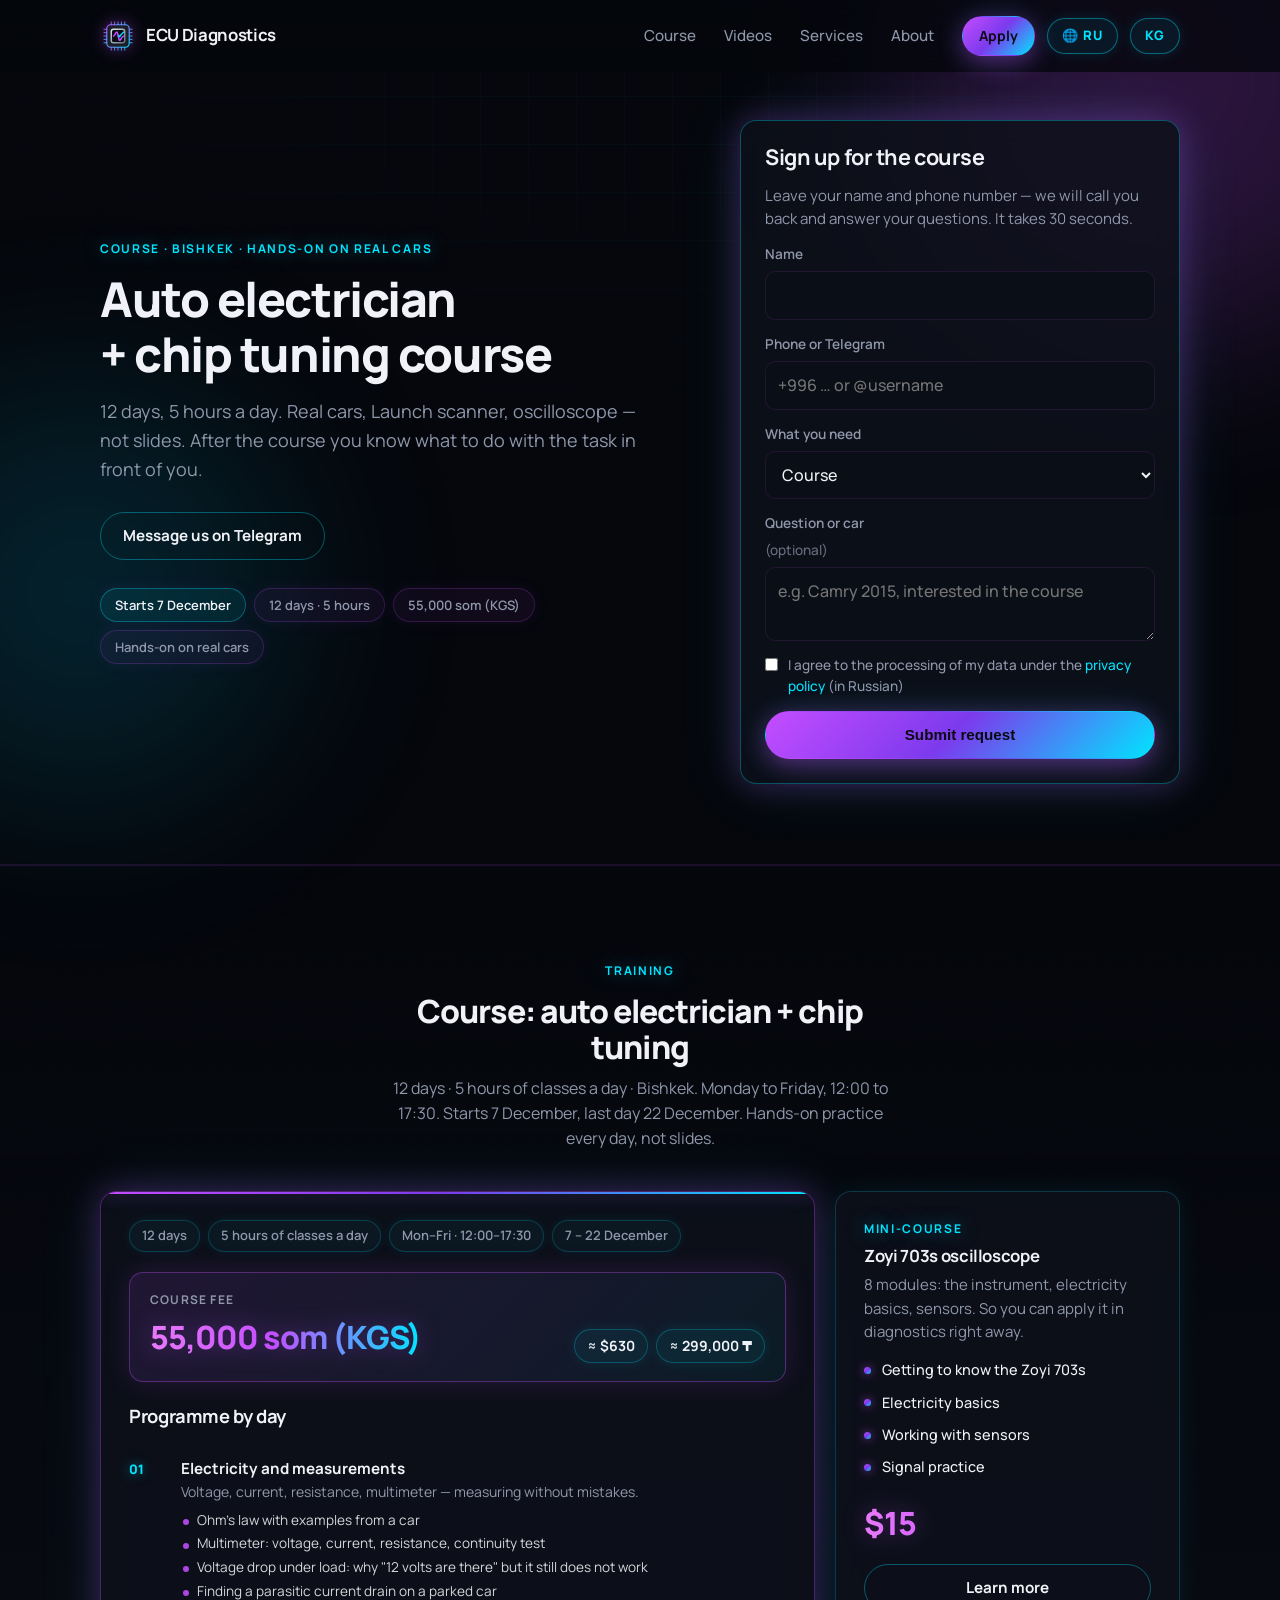
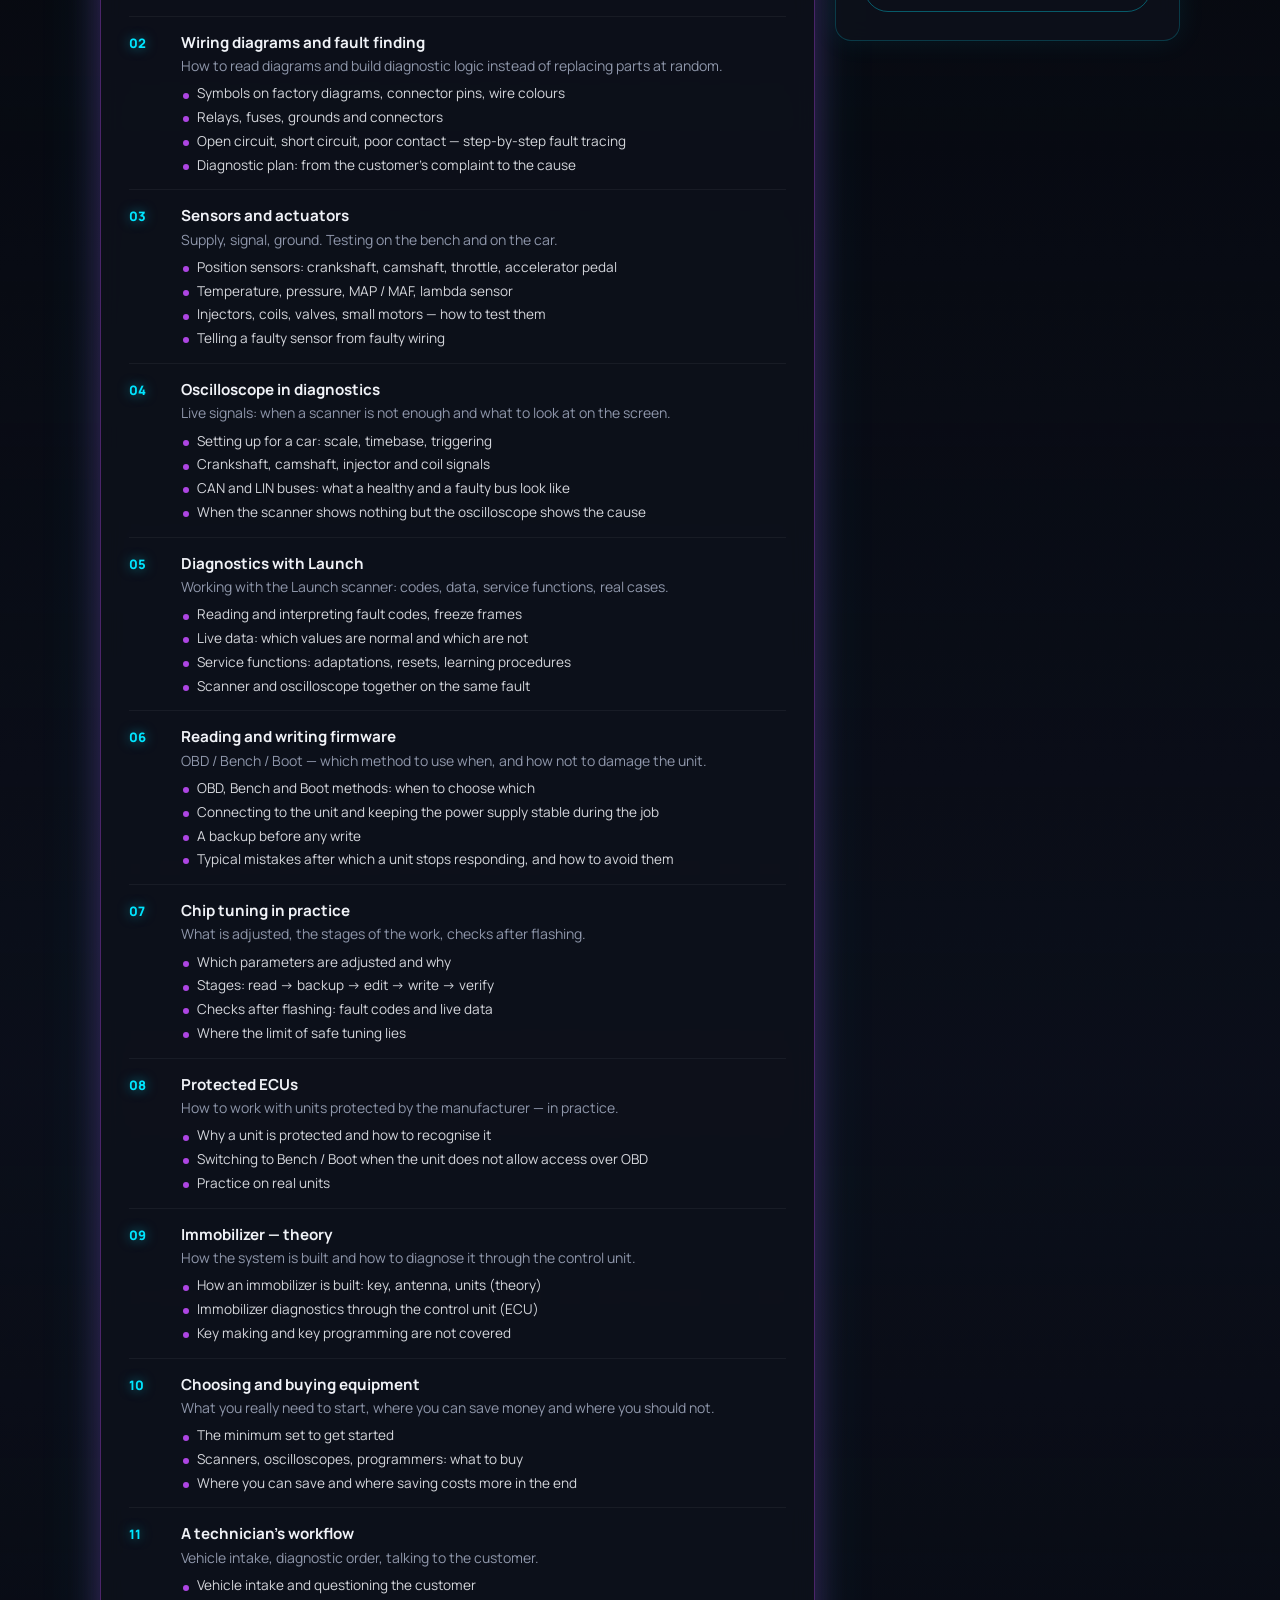
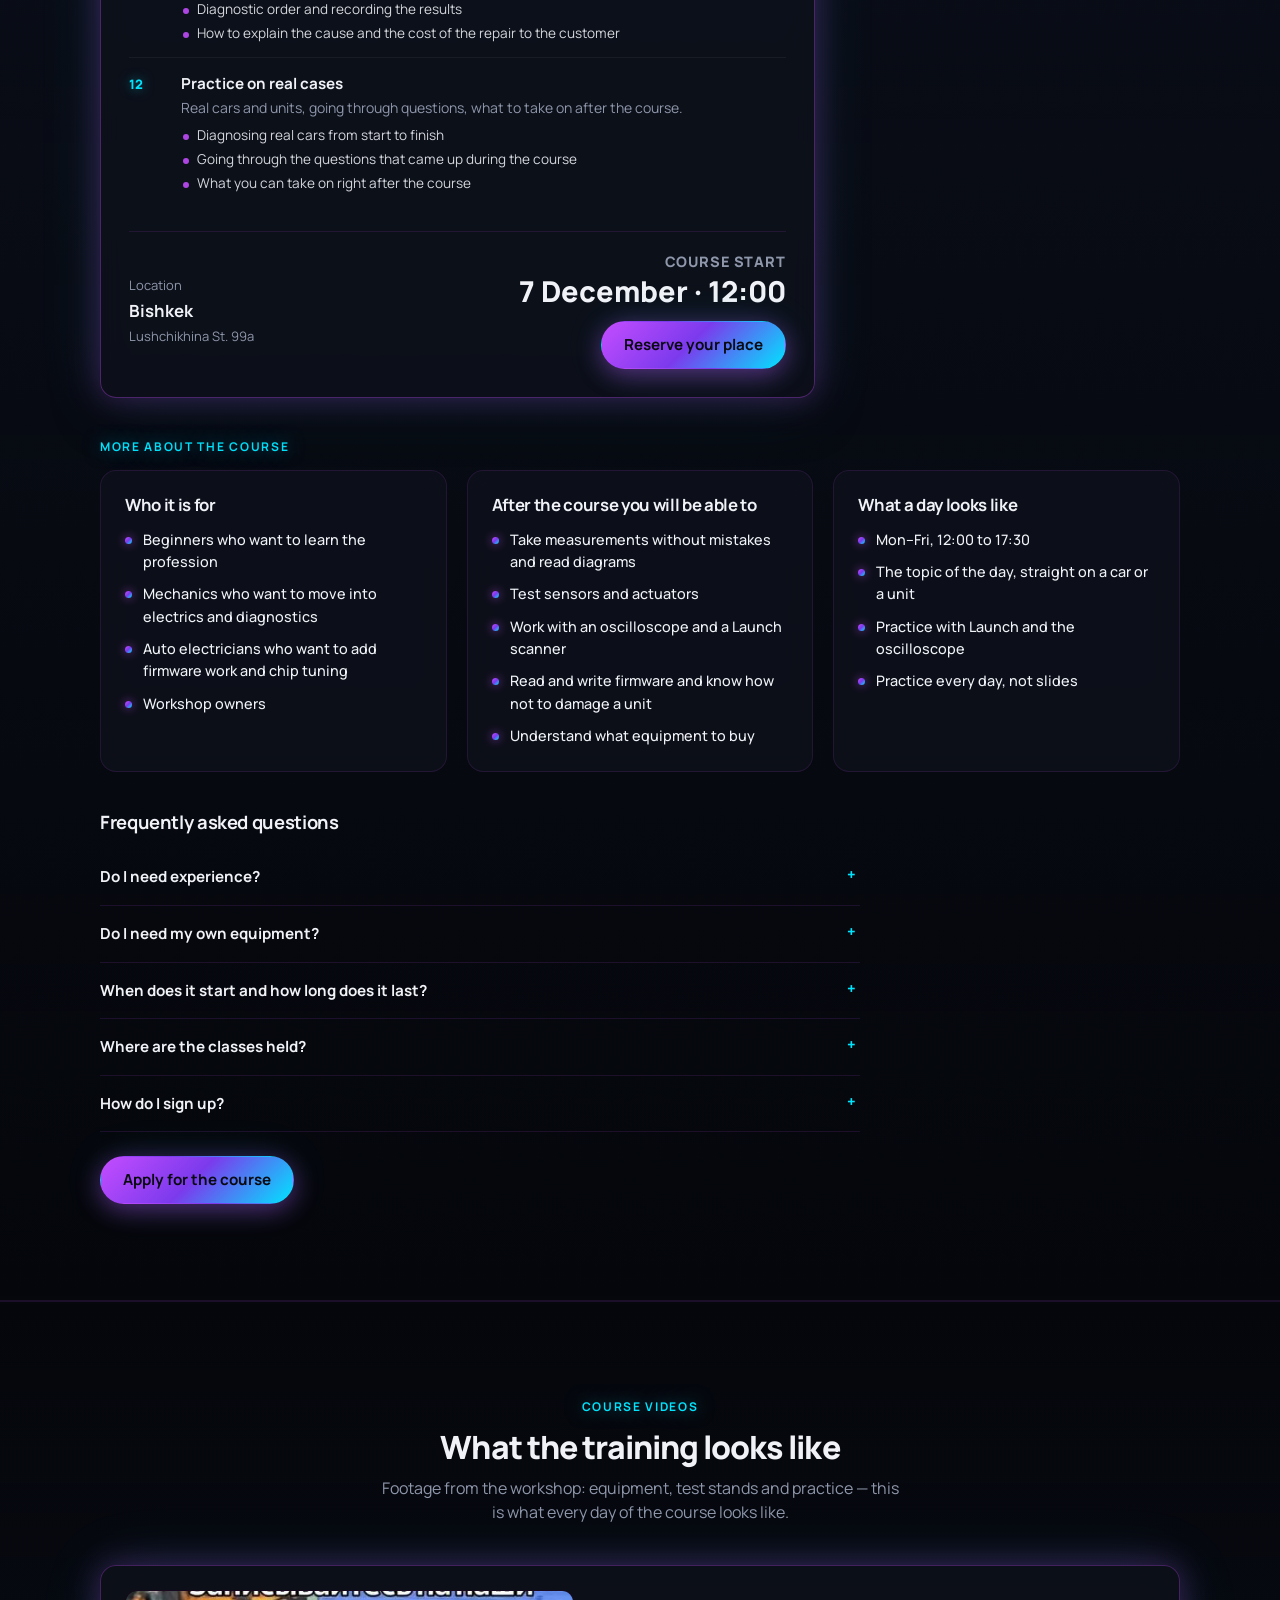
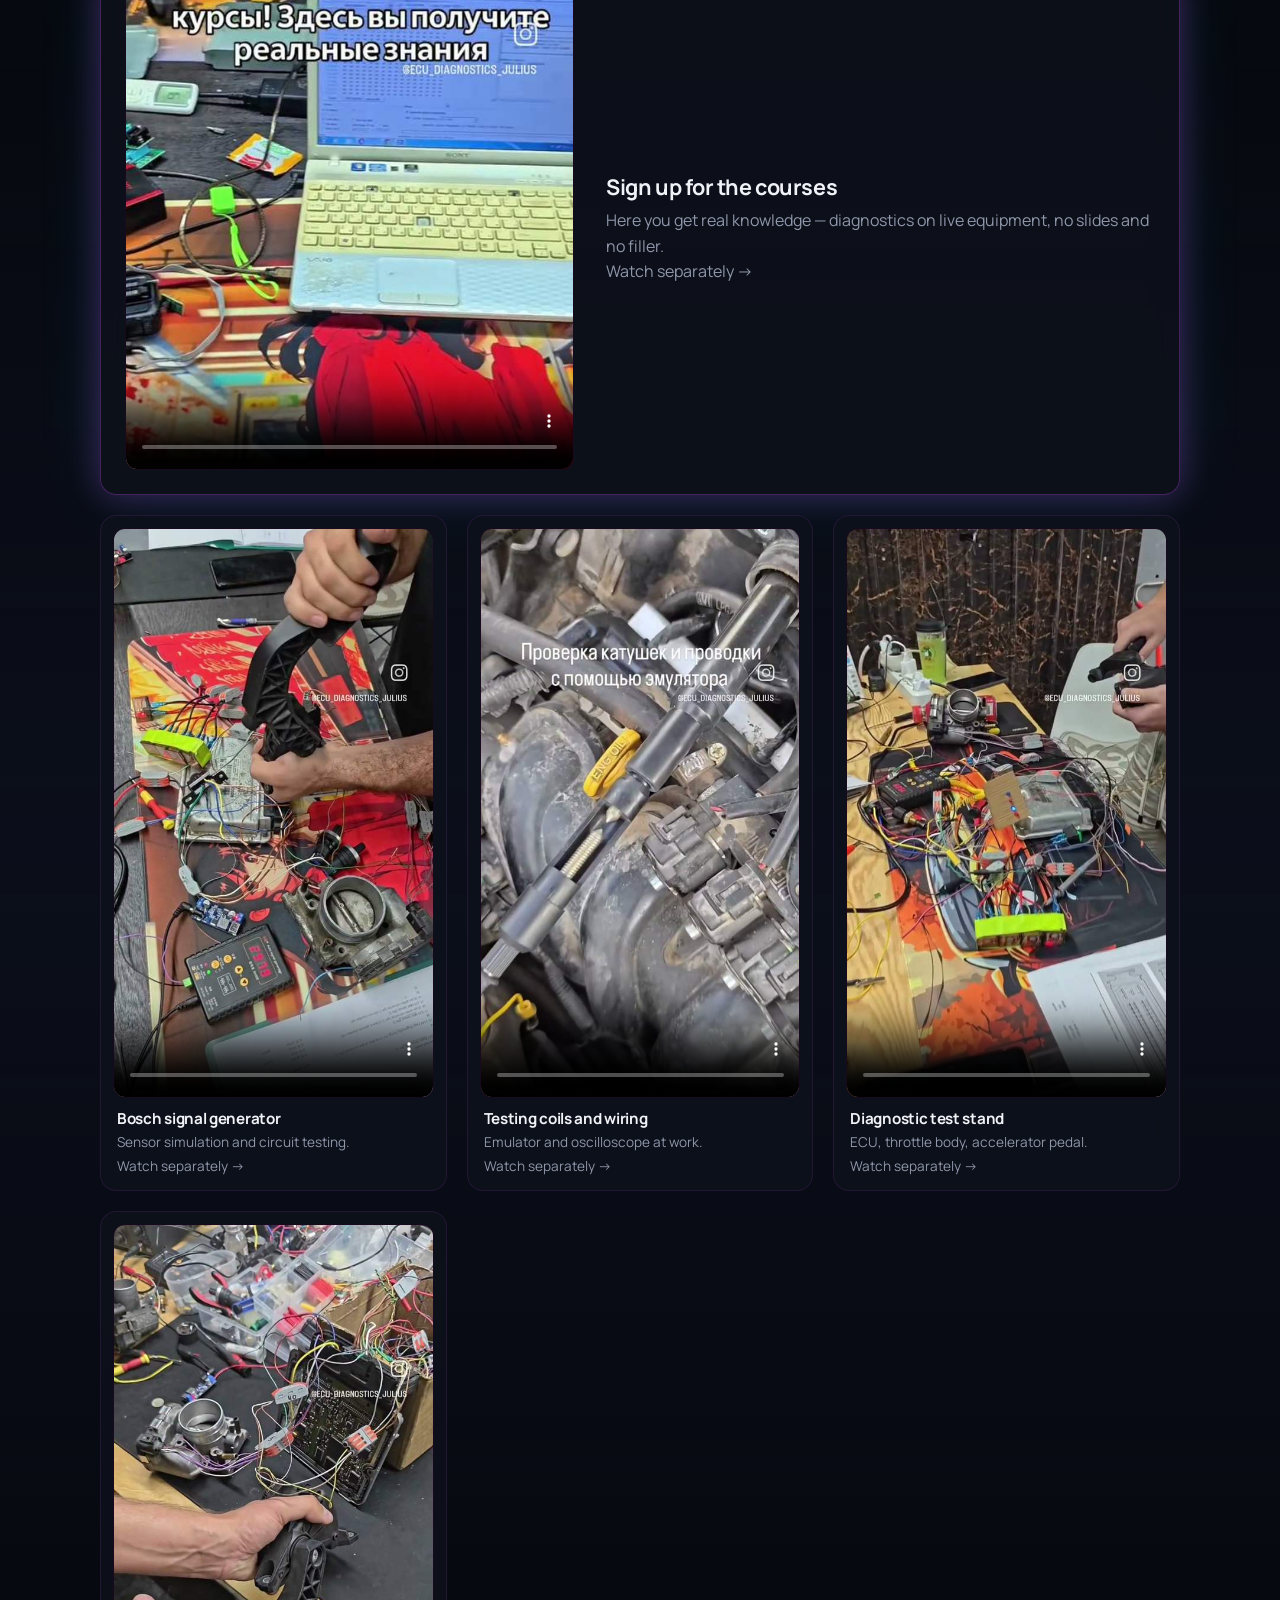
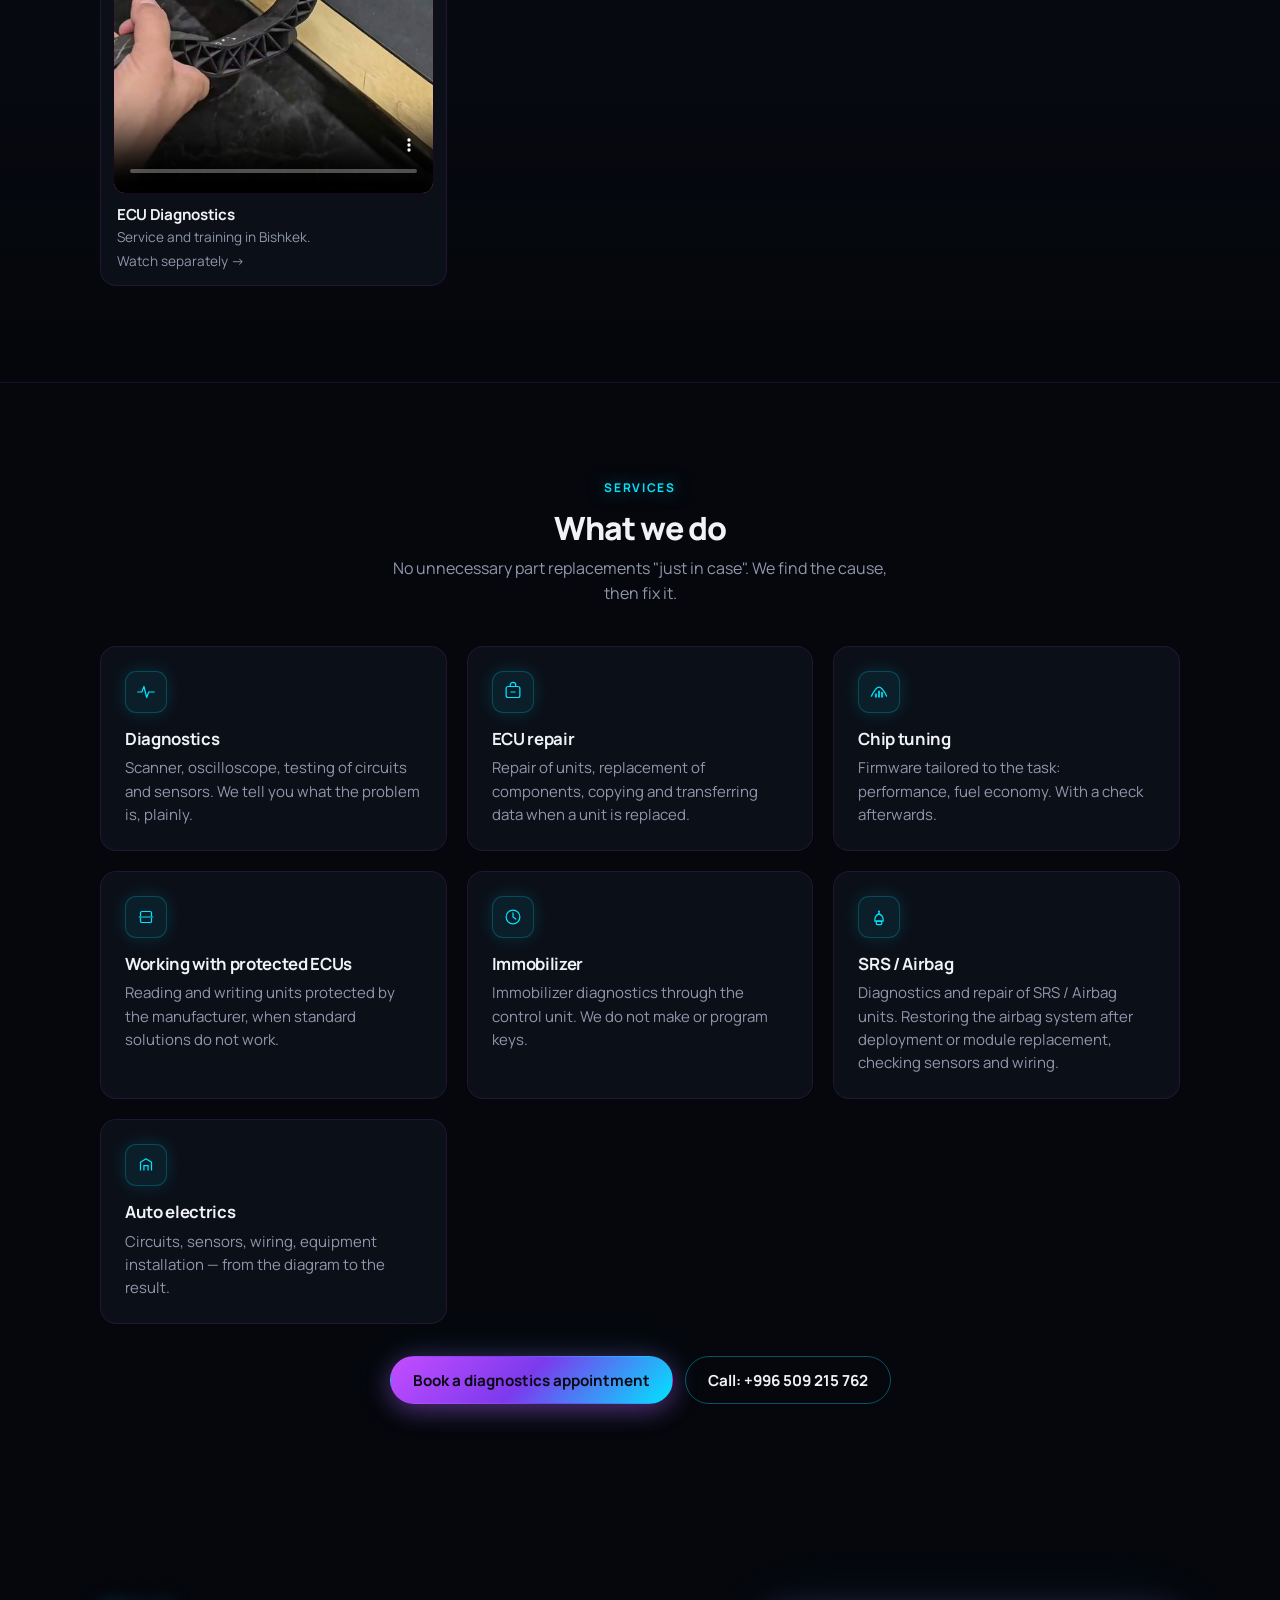
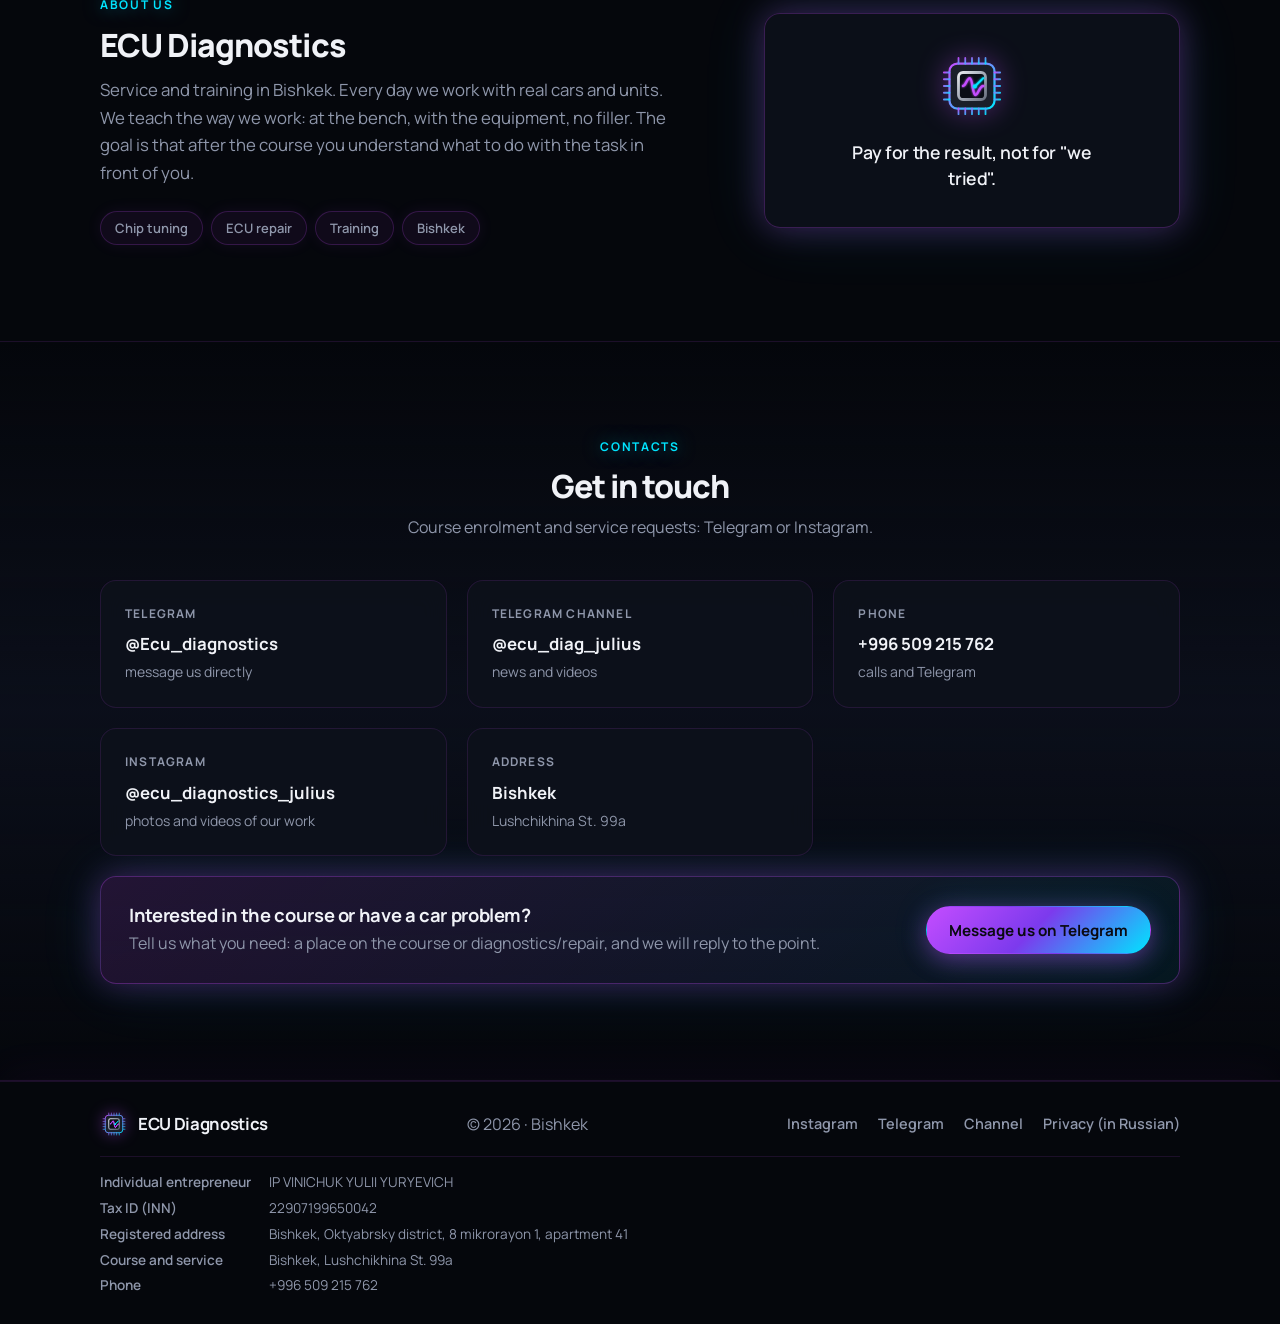
<file: index-en.html>
<!DOCTYPE html>
<html lang="en">
<head>
  <meta charset="UTF-8" />
  <meta name="viewport" content="width=device-width, initial-scale=1.0" />
  <title>ECU Diagnostics — Auto Electrician + Chip Tuning Course · ECU Diagnostics &amp; Repair · Bishkek</title>
  <meta name="description" content="Auto electrician + chip tuning course: 12 days, hands-on work on real cars, Launch scanner and oscilloscope. Bishkek, Kyrgyzstan. Service: ECU diagnostics and repair." />
  <link rel="canonical" href="https://ecu-diagnostics-kg.com/index-en.html" />
  <link rel="alternate" hreflang="ru" href="https://ecu-diagnostics-kg.com/" />
  <link rel="alternate" hreflang="ky" href="https://ecu-diagnostics-kg.com/index-ky.html" />
  <link rel="alternate" hreflang="en" href="https://ecu-diagnostics-kg.com/index-en.html" />
  <link rel="alternate" hreflang="x-default" href="https://ecu-diagnostics-kg.com/" />
  <link rel="icon" href="assets/logo-mark.svg" type="image/svg+xml" />
  <link rel="preload" href="assets/fonts/manrope.woff2" as="font" type="font/woff2" crossorigin />
  <link rel="stylesheet" href="styles.css" />
  <script type="application/ld+json">{"@context":"https://schema.org","@type":"Organization","name":"ECU Diagnostics","legalName":"IP VINICHUK YULII YURYEVICH","url":"https://ecu-diagnostics-kg.com/","telephone":"+996509215762","taxID":"22907199650042","address":{"@type":"PostalAddress","streetAddress":"8 mikrorayon 1, apartment 41","addressLocality":"Bishkek","addressRegion":"Oktyabrsky district","postalCode":"720075","addressCountry":"KG"},"sameAs":["https://www.instagram.com/ecu_diagnostics_julius/","https://t.me/ecu_diag_julius"]}</script>
</head>
<body>
  <div class="bg-glow bg-glow--a" aria-hidden="true"></div>
  <div class="bg-glow bg-glow--b" aria-hidden="true"></div>
  <div class="bg-grid" aria-hidden="true"></div>

  <header class="header" id="header">
    <div class="wrap header__row">
      <a href="#top" class="brand">
        <img src="assets/logo-mark.svg" alt="" class="brand__icon" width="36" height="36" />
        <span class="brand__name">ECU Diagnostics</span>
      </a>
      <div class="header__actions">
        <nav class="nav" id="nav">
          <a href="#courses">Course</a>
          <a href="#videos">Videos</a>
          <a href="#services">Services</a>
          <a href="#about">About</a>
          <a href="#lead" class="btn btn--sm btn--primary" data-need="course">Apply</a>
        </nav>
        <a class="lang-switch" href="./" aria-label="Русский" title="Русский" lang="ru">🌐 RU</a>
        <a class="lang-switch" href="index-ky.html" aria-label="Кыргызча" title="Кыргызча" lang="ky">KG</a>
        <button class="burger" id="burger" type="button" aria-label="Menu" aria-expanded="false">
          <span></span><span></span>
        </button>
      </div>
    </div>
  </header>

  <main id="top">
    <section class="hero">
      <div class="wrap hero__grid">
        <div class="hero__copy">
          <p class="kicker">Course · Bishkek · hands-on on real cars</p>
          <h1>Auto electrician<br />+ chip tuning course</h1>
          <p class="lead">
            12 days, 5 hours a day. Real cars, Launch scanner, oscilloscope —
            not slides. After the course you know what to do with the task in front of you.
          </p>
          <div class="hero__cta">
            <a class="btn btn--primary" href="#lead" data-need="course">Apply for the course</a>
            <a class="btn btn--ghost" href="https://t.me/Ecu_diagnostics" target="_blank" rel="noopener">Message us on Telegram</a>
          </div>
          <div class="pills">
            <span class="pill pill--start">Starts 7 December</span>
            <span class="pill">12 days · 5 hours</span>
            <span class="pill">55,000 som (KGS)</span>
            <span class="pill">Hands-on on real cars</span>
          </div>
        </div>
        <div class="hero__form">
        <form class="card leadform leadform--hero" id="lead" data-lang="en" novalidate>
          <h3>Sign up for the course</h3>
          <p class="muted">Leave your name and phone number — we will call you back and answer your questions. It takes 30 seconds.</p>
          <div class="leadform__grid">
            <label>Name<input name="name" maxlength="60" autocomplete="name" required /></label>
            <label>Phone or Telegram<input name="contact" maxlength="60" placeholder="+996 … or @username" autocomplete="tel" required /></label>
            <label>What you need<select name="need"><option value="course">Course</option><option value="diag">Diagnostics</option><option value="repair">Repair</option><option value="other">Other</option></select></label>
          </div>
          <label>Question or car <span class="opt">(optional)</span><textarea name="msg" maxlength="600" rows="2" placeholder="e.g. Camry 2015, interested in the course"></textarea></label>
          <label class="leadform__hp" aria-hidden="true">Website<input name="website" tabindex="-1" autocomplete="off" /></label>
          <label class="leadform__consent"><input type="checkbox" name="consent" required /> <span>I agree to the processing of my data under the <a href="privacy.html" target="_blank">privacy policy</a> (in Russian)</span></label>
          <button class="btn btn--primary" type="submit">Submit request</button>
          <p class="leadform__status muted" role="status" data-ok="Thank you! Your request has been sent. We will contact you soon." data-err="Could not send the request. Please message us on Telegram: @Ecu_diagnostics" data-bad="Please enter your name, a phone number or Telegram @username, and tick the consent box." data-wait="Too many requests in a row. Please try again in a minute."></p>
        </form>
        </div>
      </div>
    </section>

    <section class="section section--tint" id="courses">
      <div class="wrap">
        <header class="section__head">
          <p class="kicker">Training</p>
          <h2>Course: auto electrician + chip tuning</h2>
          <p class="section__desc">12 days · 5 hours of classes a day · Bishkek. Monday to Friday, 12:00 to 17:30. Starts 7 December, last day 22 December. Hands-on practice every day, not slides.</p>
        </header>

        <div class="course">
          <div class="course__main">
            <div class="course__bar">
              <span>12 days</span>
              <span>5 hours of classes a day</span>
              <span>Mon–Fri · 12:00–17:30</span>
              <span>7 – 22 December</span>
            </div>
            <div class="course__price">
              <div class="course__price-main">
                <span class="course__price-label">Course fee</span>
                <strong>55,000 som (KGS)</strong>
              </div>
              <div class="course__price-alt">
                <span>≈ $630</span>
                <span>≈ 299,000 ₸</span>
              </div>
            </div>
            <h3 class="course__title">Programme by day</h3>
            <ol class="program">
              <li>
                <strong>Electricity and measurements</strong>
                <span>Voltage, current, resistance, multimeter — measuring without mistakes.</span>
                <ul class="program__points">
                  <li>Ohm's law with examples from a car</li>
                  <li>Multimeter: voltage, current, resistance, continuity test</li>
                  <li>Voltage drop under load: why "12 volts are there" but it still does not work</li>
                  <li>Finding a parasitic current drain on a parked car</li>
                </ul>
              </li>
              <li>
                <strong>Wiring diagrams and fault finding</strong>
                <span>How to read diagrams and build diagnostic logic instead of replacing parts at random.</span>
                <ul class="program__points">
                  <li>Symbols on factory diagrams, connector pins, wire colours</li>
                  <li>Relays, fuses, grounds and connectors</li>
                  <li>Open circuit, short circuit, poor contact — step-by-step fault tracing</li>
                  <li>Diagnostic plan: from the customer's complaint to the cause</li>
                </ul>
              </li>
              <li>
                <strong>Sensors and actuators</strong>
                <span>Supply, signal, ground. Testing on the bench and on the car.</span>
                <ul class="program__points">
                  <li>Position sensors: crankshaft, camshaft, throttle, accelerator pedal</li>
                  <li>Temperature, pressure, MAP / MAF, lambda sensor</li>
                  <li>Injectors, coils, valves, small motors — how to test them</li>
                  <li>Telling a faulty sensor from faulty wiring</li>
                </ul>
              </li>
              <li>
                <strong>Oscilloscope in diagnostics</strong>
                <span>Live signals: when a scanner is not enough and what to look at on the screen.</span>
                <ul class="program__points">
                  <li>Setting up for a car: scale, timebase, triggering</li>
                  <li>Crankshaft, camshaft, injector and coil signals</li>
                  <li>CAN and LIN buses: what a healthy and a faulty bus look like</li>
                  <li>When the scanner shows nothing but the oscilloscope shows the cause</li>
                </ul>
              </li>
              <li>
                <strong>Diagnostics with Launch</strong>
                <span>Working with the Launch scanner: codes, data, service functions, real cases.</span>
                <ul class="program__points">
                  <li>Reading and interpreting fault codes, freeze frames</li>
                  <li>Live data: which values are normal and which are not</li>
                  <li>Service functions: adaptations, resets, learning procedures</li>
                  <li>Scanner and oscilloscope together on the same fault</li>
                </ul>
              </li>
              <li>
                <strong>Reading and writing firmware</strong>
                <span>OBD / Bench / Boot — which method to use when, and how not to damage the unit.</span>
                <ul class="program__points">
                  <li>OBD, Bench and Boot methods: when to choose which</li>
                  <li>Connecting to the unit and keeping the power supply stable during the job</li>
                  <li>A backup before any write</li>
                  <li>Typical mistakes after which a unit stops responding, and how to avoid them</li>
                </ul>
              </li>
              <li>
                <strong>Chip tuning in practice</strong>
                <span>What is adjusted, the stages of the work, checks after flashing.</span>
                <ul class="program__points">
                  <li>Which parameters are adjusted and why</li>
                  <li>Stages: read → backup → edit → write → verify</li>
                  <li>Checks after flashing: fault codes and live data</li>
                  <li>Where the limit of safe tuning lies</li>
                </ul>
              </li>
              <li>
                <strong>Protected ECUs</strong>
                <span>How to work with units protected by the manufacturer — in practice.</span>
                <ul class="program__points">
                  <li>Why a unit is protected and how to recognise it</li>
                  <li>Switching to Bench / Boot when the unit does not allow access over OBD</li>
                  <li>Practice on real units</li>
                </ul>
              </li>
              <li>
                <strong>Immobilizer — theory</strong>
                <span>How the system is built and how to diagnose it through the control unit.</span>
                <ul class="program__points">
                  <li>How an immobilizer is built: key, antenna, units (theory)</li>
                  <li>Immobilizer diagnostics through the control unit (ECU)</li>
                  <li>Key making and key programming are not covered</li>
                </ul>
              </li>
              <li>
                <strong>Choosing and buying equipment</strong>
                <span>What you really need to start, where you can save money and where you should not.</span>
                <ul class="program__points">
                  <li>The minimum set to get started</li>
                  <li>Scanners, oscilloscopes, programmers: what to buy</li>
                  <li>Where you can save and where saving costs more in the end</li>
                </ul>
              </li>
              <li>
                <strong>A technician's workflow</strong>
                <span>Vehicle intake, diagnostic order, talking to the customer.</span>
                <ul class="program__points">
                  <li>Vehicle intake and questioning the customer</li>
                  <li>Diagnostic order and recording the results</li>
                  <li>How to explain the cause and the cost of the repair to the customer</li>
                </ul>
              </li>
              <li>
                <strong>Practice on real cases</strong>
                <span>Real cars and units, going through questions, what to take on after the course.</span>
                <ul class="program__points">
                  <li>Diagnosing real cars from start to finish</li>
                  <li>Going through the questions that came up during the course</li>
                  <li>What you can take on right after the course</li>
                </ul>
              </li>
            </ol>
            <div class="course__foot">
              <div class="course__loc">
                <span class="muted">Location</span>
                <strong>Bishkek</strong>
                <span class="muted">Lushchikhina St. 99a</span>
              </div>
              <div class="course__signup">
                <strong class="course__start-date">COURSE START<br /><span>7 December · 12:00</span></strong>
              <a class="btn btn--primary" href="#lead" data-need="course">Reserve your place</a>
              </div>
            </div>
          </div>

          <aside class="course__side">
            <p class="kicker">Mini-course</p>
            <h3>Zoyi 703s oscilloscope</h3>
            <p class="muted">8 modules: the instrument, electricity basics, sensors. So you can apply it in diagnostics right away.</p>
            <ul class="ticks">
              <li>Getting to know the Zoyi 703s</li>
              <li>Electricity basics</li>
              <li>Working with sensors</li>
              <li>Signal practice</li>
            </ul>
            <p class="price">$15</p>
            <a class="btn btn--ghost btn--block" href="https://t.me/Ecu_diagnostics" target="_blank" rel="noopener">Learn more</a>
          </aside>
        </div>
        <div class="course-more">
          <p class="kicker">More about the course</p>
          <div class="grid-3">
          <article class="card">
            <h3>Who it is for</h3>
            <ul class="ticks">
              <li>Beginners who want to learn the profession</li>
              <li>Mechanics who want to move into electrics and diagnostics</li>
              <li>Auto electricians who want to add firmware work and chip tuning</li>
              <li>Workshop owners</li>
            </ul>
          </article>
          <article class="card">
            <h3>After the course you will be able to</h3>
            <ul class="ticks">
              <li>Take measurements without mistakes and read diagrams</li>
              <li>Test sensors and actuators</li>
              <li>Work with an oscilloscope and a Launch scanner</li>
              <li>Read and write firmware and know how not to damage a unit</li>
              <li>Understand what equipment to buy</li>
            </ul>
          </article>
          <article class="card">
            <h3>What a day looks like</h3>
            <ul class="ticks">
              <li>Mon–Fri, 12:00 to 17:30</li>
              <li>The topic of the day, straight on a car or a unit</li>
              <li>Practice with Launch and the oscilloscope</li>
              <li>Practice every day, not slides</li>
            </ul>
          </article>
          </div>
        </div>

        <div class="faq">
          <h3 class="course__title">Frequently asked questions</h3>
          <details class="faq__item">
            <summary>Do I need experience?</summary>
            <p>Prior knowledge is not required: the course starts with the basics of electricity and measurements. If you already have experience, you will get to the advanced topics faster.</p>
          </details>
          <details class="faq__item">
            <summary>Do I need my own equipment?</summary>
            <p>Practice is done on a Launch scanner and an oscilloscope. On day 10 we go through what equipment to buy for your own work.</p>
          </details>
          <details class="faq__item">
            <summary>When does it start and how long does it last?</summary>
            <p>It starts on 7 December at 12:00. 12 class days, Monday to Friday, the last day is 22 December.</p>
          </details>
          <details class="faq__item">
            <summary>Where are the classes held?</summary>
            <p>Bishkek, Lushchikhina St. 99a, in our workshop.</p>
          </details>
          <details class="faq__item">
            <summary>How do I sign up?</summary>
            <p>Leave a <a href="#lead" data-need="course">request on the website</a> or write to us on Telegram or Instagram — we will reply and sign you up.</p>
          </details>
          <a class="btn btn--primary" href="#lead" data-need="course">Apply for the course</a>
        </div>
      </div>
    </section>

    <section class="section section--tint" id="videos">
      <div class="wrap">
        <header class="section__head">
          <p class="kicker">Course videos</p>
          <h2>What the training looks like</h2>
          <p class="section__desc">Footage from the workshop: equipment, test stands and practice — this is what every day of the course looks like.</p>
        </header>

        <div class="video-feature">
          <video controls preload="none" poster="assets/videos/video-4.jpg">
            <source src="assets/videos/video-4.mp4" type="video/mp4" />
          </video>
          <div class="video-feature__meta">
            <h3>Sign up for the courses</h3>
            <p class="muted">Here you get real knowledge — diagnostics on live equipment, no slides and no filler.</p>
            <a class="muted video-link" href="video/zapis-na-kurs-avtoelektrik.html">Watch separately →</a>
          </div>
        </div>

        <div class="video-grid">
          <article class="video-card">
            <video controls preload="none" poster="assets/videos/video-2.jpg">
              <source src="assets/videos/video-2.mp4" type="video/mp4" />
            </video>
            <h3>Bosch signal generator</h3>
            <p class="muted">Sensor simulation and circuit testing.</p>
            <a class="muted video-link" href="video/generator-signalov-bosch.html">Watch separately →</a>
          </article>
          <article class="video-card">
            <video controls preload="none" poster="assets/videos/video-5.jpg">
              <source src="assets/videos/video-5.mp4" type="video/mp4" />
            </video>
            <h3>Testing coils and wiring</h3>
            <p class="muted">Emulator and oscilloscope at work.</p>
            <a class="muted video-link" href="video/proverka-katushek-i-provodki.html">Watch separately →</a>
          </article>
          <article class="video-card">
            <video controls preload="none" poster="assets/videos/video-6.jpg">
              <source src="assets/videos/video-6.mp4" type="video/mp4" />
            </video>
            <h3>Diagnostic test stand</h3>
            <p class="muted">ECU, throttle body, accelerator pedal.</p>
            <a class="muted video-link" href="video/diagnosticheskiy-stend.html">Watch separately →</a>
          </article>
          <article class="video-card">
            <video controls preload="none" poster="assets/videos/video-1.jpg">
              <source src="assets/videos/video-1.mp4" type="video/mp4" />
            </video>
            <h3>ECU Diagnostics</h3>
            <p class="muted">Service and training in Bishkek.</p>
            <a class="muted video-link" href="video/ecu-diagnostics-bishkek.html">Watch separately →</a>
          </article>
        </div>
      </div>
    </section>

    <section class="section" id="services">
      <div class="wrap">
        <header class="section__head">
          <p class="kicker">Services</p>
          <h2>What we do</h2>
          <p class="section__desc">No unnecessary part replacements "just in case". We find the cause, then fix it.</p>
        </header>
        <div class="grid-3">
          <article class="card">
            <div class="card__ico" aria-hidden="true">
              <svg viewBox="0 0 32 32" fill="none"><path d="M4 16h6l3-8 4 16 3-8h8" stroke="currentColor" stroke-width="1.8" stroke-linecap="round" stroke-linejoin="round"/></svg>
            </div>
            <h3>Diagnostics</h3>
            <p>Scanner, oscilloscope, testing of circuits and sensors. We tell you what the problem is, plainly.</p>
          </article>
          <article class="card">
            <div class="card__ico" aria-hidden="true">
              <svg viewBox="0 0 32 32" fill="none"><rect x="6" y="8" width="20" height="16" rx="3" stroke="currentColor" stroke-width="1.8"/><path d="M12 8V6a4 4 0 018 0v2M13 16h6" stroke="currentColor" stroke-width="1.8" stroke-linecap="round"/></svg>
            </div>
            <h3>ECU repair</h3>
            <p>Repair of units, replacement of components, copying and transferring data when a unit is replaced.</p>
          </article>
          <article class="card">
            <div class="card__ico" aria-hidden="true">
              <svg viewBox="0 0 32 32" fill="none"><path d="M5 22c5-10 8-13 11-13s6 3 11 13" stroke="currentColor" stroke-width="1.8" stroke-linecap="round"/><path d="M10 18h3v6h-3zM14.5 14h3v10h-3zM19 16h3v8h-3z" fill="currentColor" opacity=".85"/></svg>
            </div>
            <h3>Chip tuning</h3>
            <p>Firmware tailored to the task: performance, fuel economy. With a check afterwards.</p>
          </article>
          <article class="card">
            <div class="card__ico" aria-hidden="true">
              <svg viewBox="0 0 32 32" fill="none"><path d="M8 14V10a2 2 0 012-2h12a2 2 0 012 2v4M8 18v4a2 2 0 002 2h12a2 2 0 002-2v-4M6 16h20" stroke="currentColor" stroke-width="1.8" stroke-linecap="round"/></svg>
            </div>
            <h3>Working with protected ECUs</h3>
            <p>Reading and writing units protected by the manufacturer, when standard solutions do not work.</p>
          </article>
          <article class="card">
            <div class="card__ico" aria-hidden="true">
              <svg viewBox="0 0 32 32" fill="none"><circle cx="16" cy="16" r="10" stroke="currentColor" stroke-width="1.8"/><path d="M16 10v6l4 3" stroke="currentColor" stroke-width="1.8" stroke-linecap="round"/></svg>
            </div>
            <h3>Immobilizer</h3>
            <p>Immobilizer diagnostics through the control unit. We do not make or program keys.</p>
          </article>
          <article class="card">
            <div class="card__ico" aria-hidden="true">
              <svg viewBox="0 0 32 32" fill="none">
                <path d="M10 20c0-4 2.5-7 6-8.5C19.5 13 22 16 22 20v2H10v-2z" stroke="currentColor" stroke-width="1.8" stroke-linejoin="round"/>
                <path d="M12 22h8v3a2 2 0 01-2 2h-4a2 2 0 01-2-2v-3z" stroke="currentColor" stroke-width="1.8" stroke-linejoin="round"/>
                <path d="M16 9.5V12" stroke="currentColor" stroke-width="1.8" stroke-linecap="round"/>
                <circle cx="16" cy="8" r="1.4" fill="currentColor"/>
              </svg>
            </div>
            <h3>SRS / Airbag</h3>
            <p>Diagnostics and repair of SRS / Airbag units. Restoring the airbag system after deployment or module replacement, checking sensors and wiring.</p>
          </article>
          <article class="card">
            <div class="card__ico" aria-hidden="true">
              <svg viewBox="0 0 32 32" fill="none"><path d="M8 24V12l8-5 8 5v12" stroke="currentColor" stroke-width="1.8" stroke-linejoin="round"/><path d="M13 24v-7h6v7" stroke="currentColor" stroke-width="1.8"/></svg>
            </div>
            <h3>Auto electrics</h3>
            <p>Circuits, sensors, wiring, equipment installation — from the diagram to the result.</p>
          </article>
        </div>
        <div class="svc-cta">
          <a class="btn btn--primary" href="#lead" data-need="diag">Book a diagnostics appointment</a>
          <a class="btn btn--ghost" href="tel:+996509215762">Call: +996 509 215 762</a>
        </div>
      </div>
    </section>

    <section class="section" id="about">
      <div class="wrap about">
        <div>
          <p class="kicker">About us</p>
          <h2>ECU Diagnostics</h2>
          <p class="muted about__text">
            Service and training in Bishkek. Every day we work with real cars and units.
            We teach the way we work: at the bench, with the equipment, no filler.
            The goal is that after the course you understand what to do with the task in front of you.
          </p>
          <div class="pills">
            <span class="pill">Chip tuning</span>
            <span class="pill">ECU repair</span>
            <span class="pill">Training</span>
            <span class="pill">Bishkek</span>
          </div>
        </div>
        <div class="about__panel">
          <img src="assets/logo-mark.svg" alt="" class="about__mark" width="72" height="72" />
          <p class="about__quote">Pay for the result, not for "we tried".</p>
        </div>
      </div>
    </section>

    <section class="section section--tint" id="contact">
      <div class="wrap">
        <header class="section__head">
          <p class="kicker">Contacts</p>
          <h2>Get in touch</h2>
          <p class="section__desc">Course enrolment and service requests: Telegram or Instagram.</p>
        </header>
        <div class="grid-3 contact-grid">
          <a class="card card--link" href="https://t.me/Ecu_diagnostics" target="_blank" rel="noopener">
            <span class="card__label">Telegram</span>
            <strong>@Ecu_diagnostics</strong>
            <span class="muted contact__hint">message us directly</span>
          </a>
          <a class="card card--link" href="https://t.me/ecu_diag_julius" target="_blank" rel="noopener">
            <span class="card__label">Telegram channel</span>
            <strong>@ecu_diag_julius</strong>
            <span class="muted contact__hint">news and videos</span>
          </a>
          <a class="card card--link" href="tel:+996509215762">
            <span class="card__label">Phone</span>
            <strong>+996 509 215 762</strong>
            <span class="muted contact__hint">calls and Telegram</span>
          </a>
          <a class="card card--link" href="https://www.instagram.com/ecu_diagnostics_julius/" target="_blank" rel="noopener">
            <span class="card__label">Instagram</span>
            <strong>@ecu_diagnostics_julius</strong>
            <span class="muted contact__hint">photos and videos of our work</span>
          </a>
          <div class="card">
            <span class="card__label">Address</span>
            <strong>Bishkek</strong>
            <span class="muted contact__hint">Lushchikhina St. 99a</span>
          </div>
        </div>
        <div class="banner">
          <div>
            <h3>Interested in the course or have a car problem?</h3>
            <p class="muted">Tell us what you need: a place on the course or diagnostics/repair, and we will reply to the point.</p>
          </div>
          <a class="btn btn--primary" href="https://t.me/Ecu_diagnostics" target="_blank" rel="noopener">Message us on Telegram</a>
        </div>
      </div>
    </section>
  </main>

  <footer class="footer">
    <div class="wrap footer__row">
      <a href="#top" class="brand brand--sm">
        <img src="assets/logo-mark.svg" alt="" class="brand__icon" width="28" height="28" />
        <span class="brand__name">ECU Diagnostics</span>
      </a>
      <p class="muted">© <span id="year"></span> · Bishkek</p>
      <div class="footer__links">
        <a href="https://www.instagram.com/ecu_diagnostics_julius/" target="_blank" rel="noopener">Instagram</a>
        <a href="https://t.me/Ecu_diagnostics" target="_blank" rel="noopener">Telegram</a>
        <a href="https://t.me/ecu_diag_julius" target="_blank" rel="noopener">Channel</a>
        <a href="privacy.html">Privacy (in Russian)</a>
      </div>
    </div>
    <div class="wrap footer__req" aria-label="Company details">
      <dl>
        <dt>Individual entrepreneur</dt><dd>IP VINICHUK YULII YURYEVICH</dd>
        <dt>Tax ID (INN)</dt><dd>22907199650042</dd>
        <dt>Registered address</dt><dd>Bishkek, Oktyabrsky district, 8 mikrorayon 1, apartment 41</dd>
        <dt>Course and service</dt><dd>Bishkek, Lushchikhina St. 99a</dd>
        <dt>Phone</dt><dd><a href="tel:+996509215762">+996 509 215 762</a></dd>
      </dl>
    </div>
  </footer>

    <nav class="mbar" aria-label="Request">
    <a class="mbar__main" href="#lead">Apply</a>
    <a href="https://t.me/Ecu_diagnostics" target="_blank" rel="noopener">Telegram</a>
    <a href="tel:+996509215762">Call</a>
  </nav>
  <script src="script.js"></script>
</body>
</html>
</file>
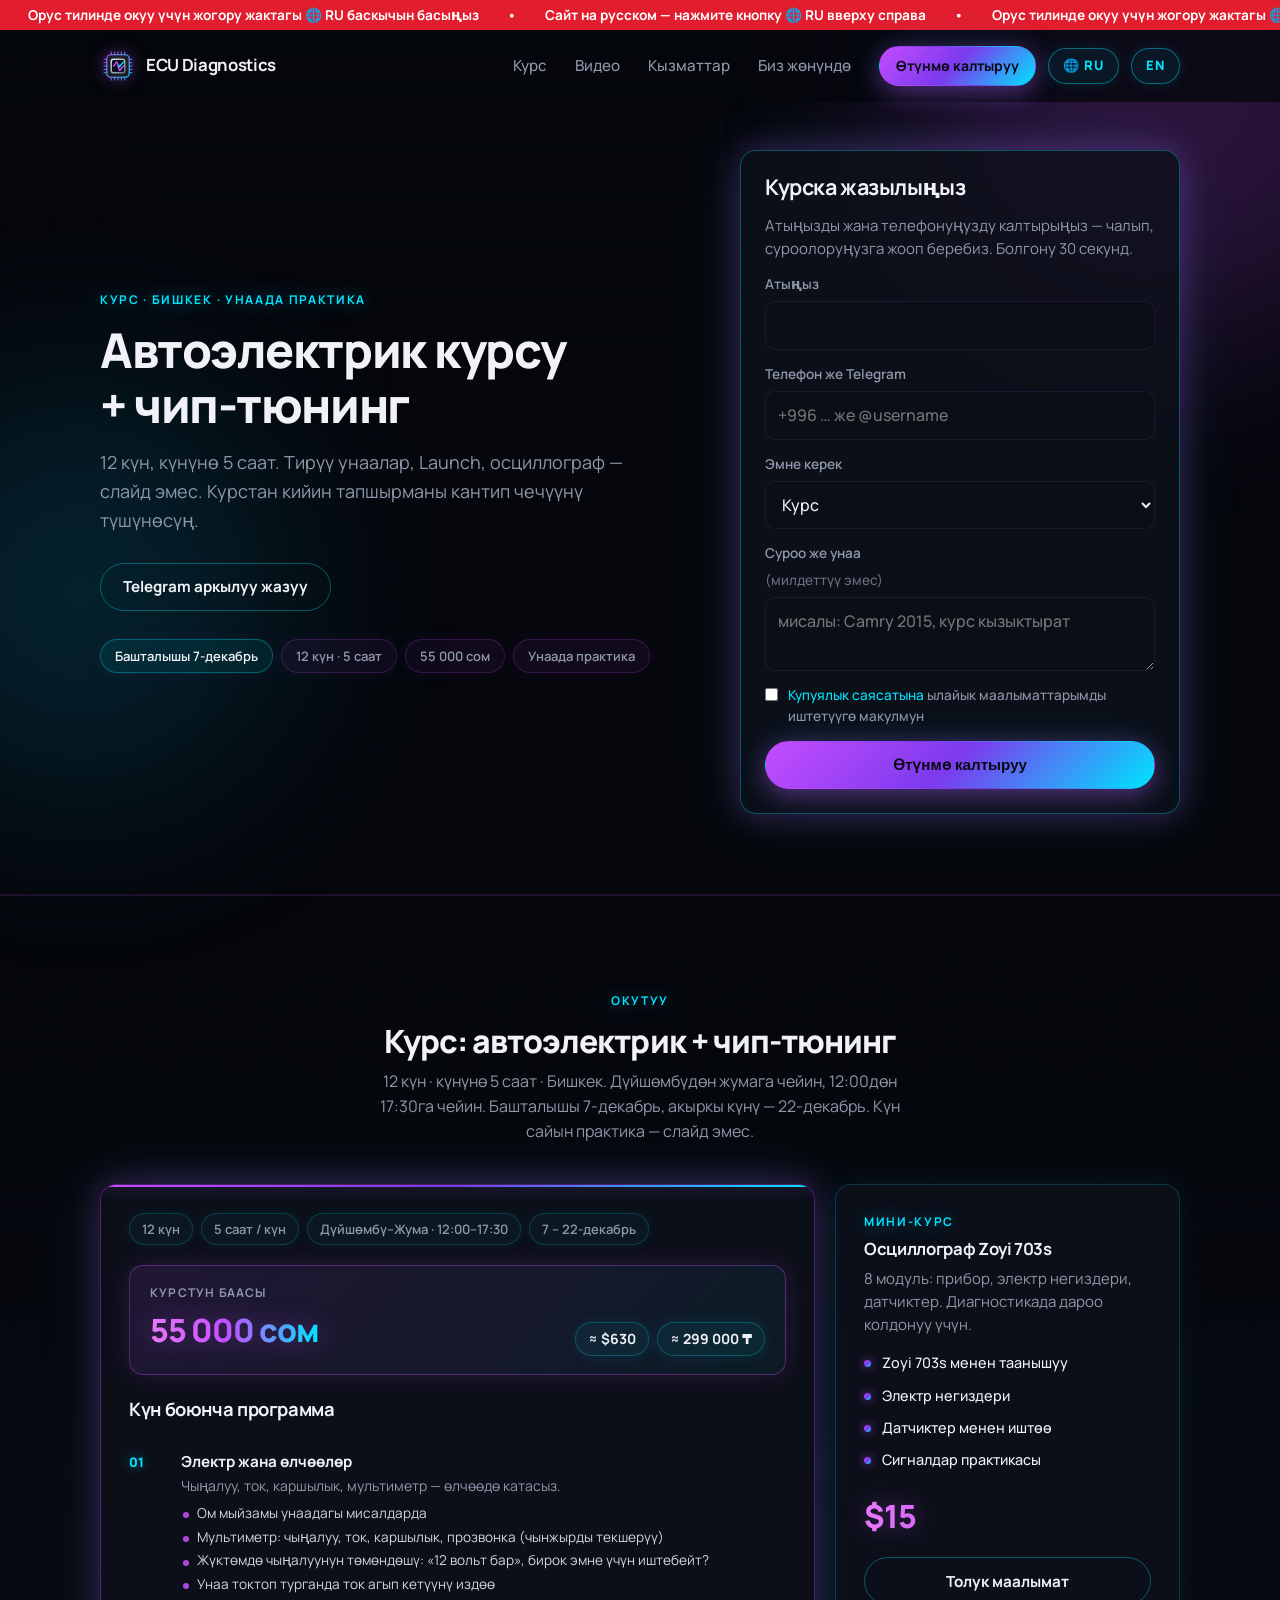
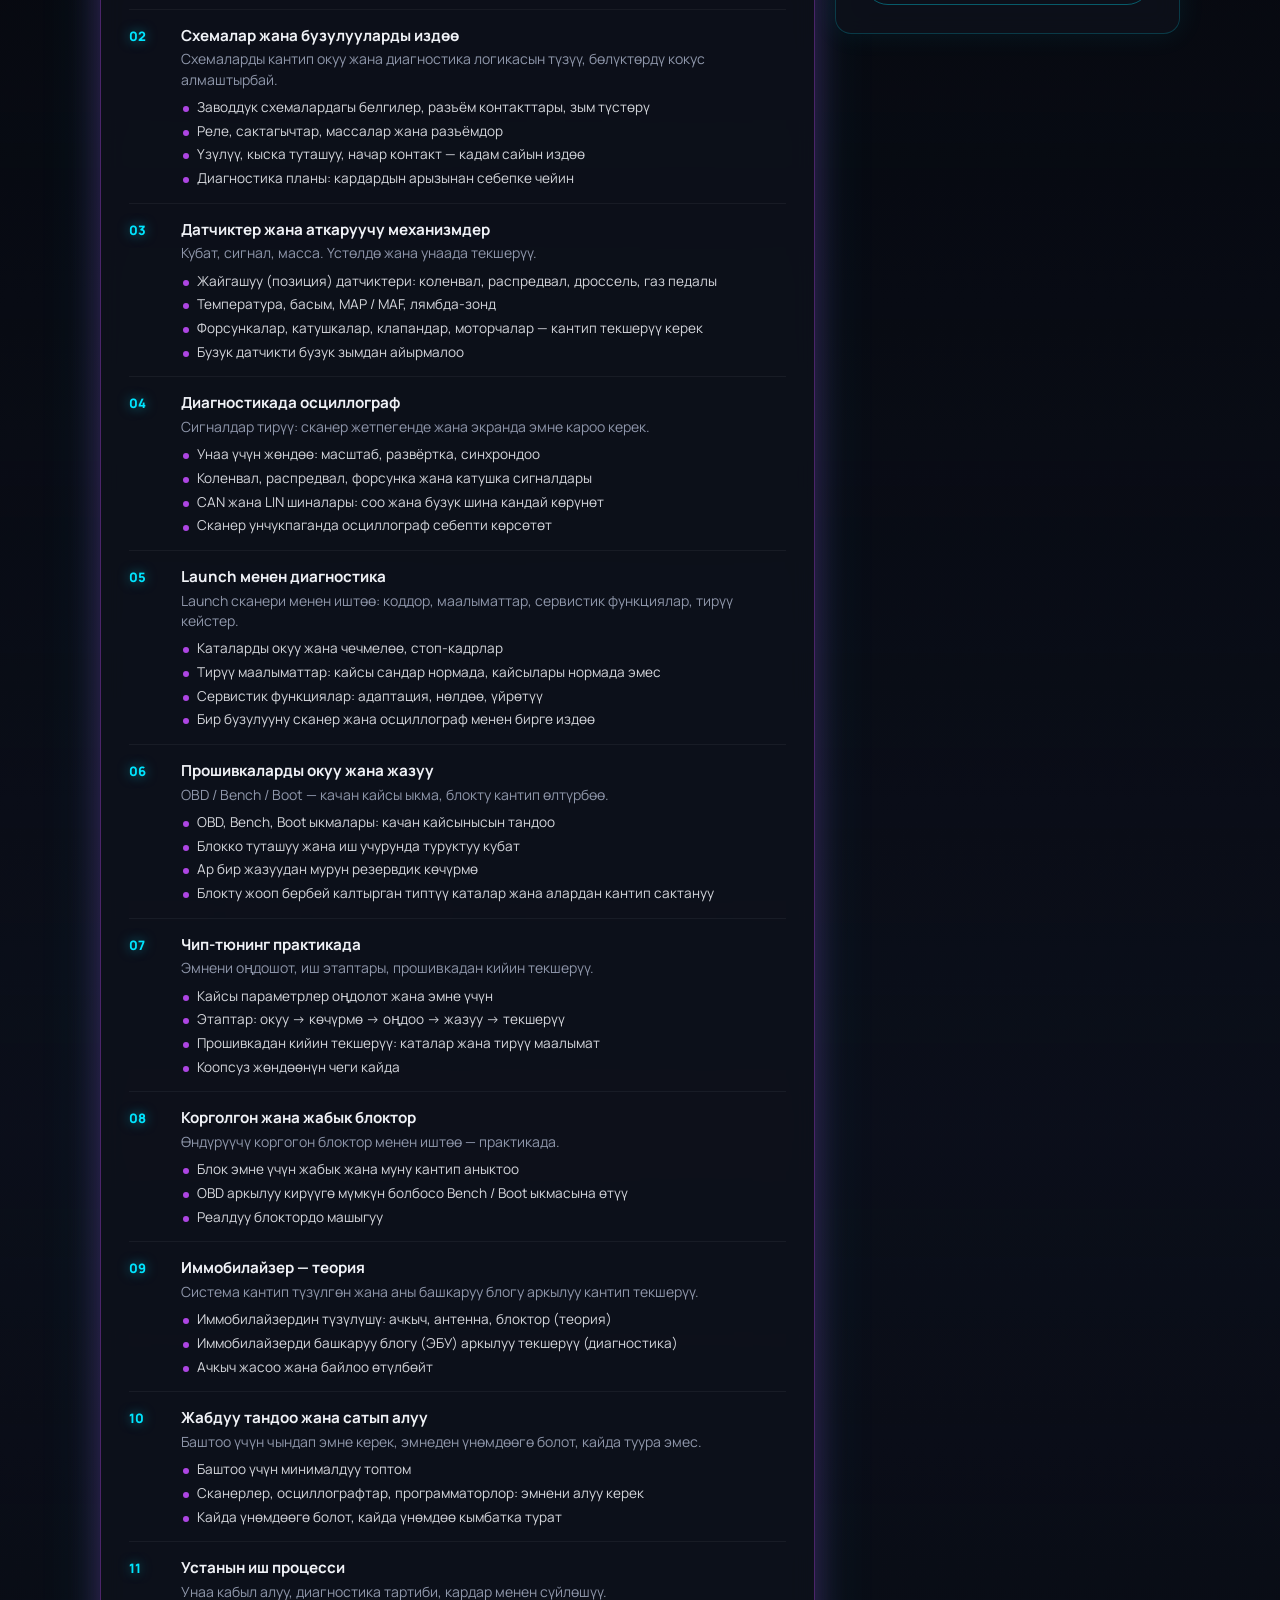
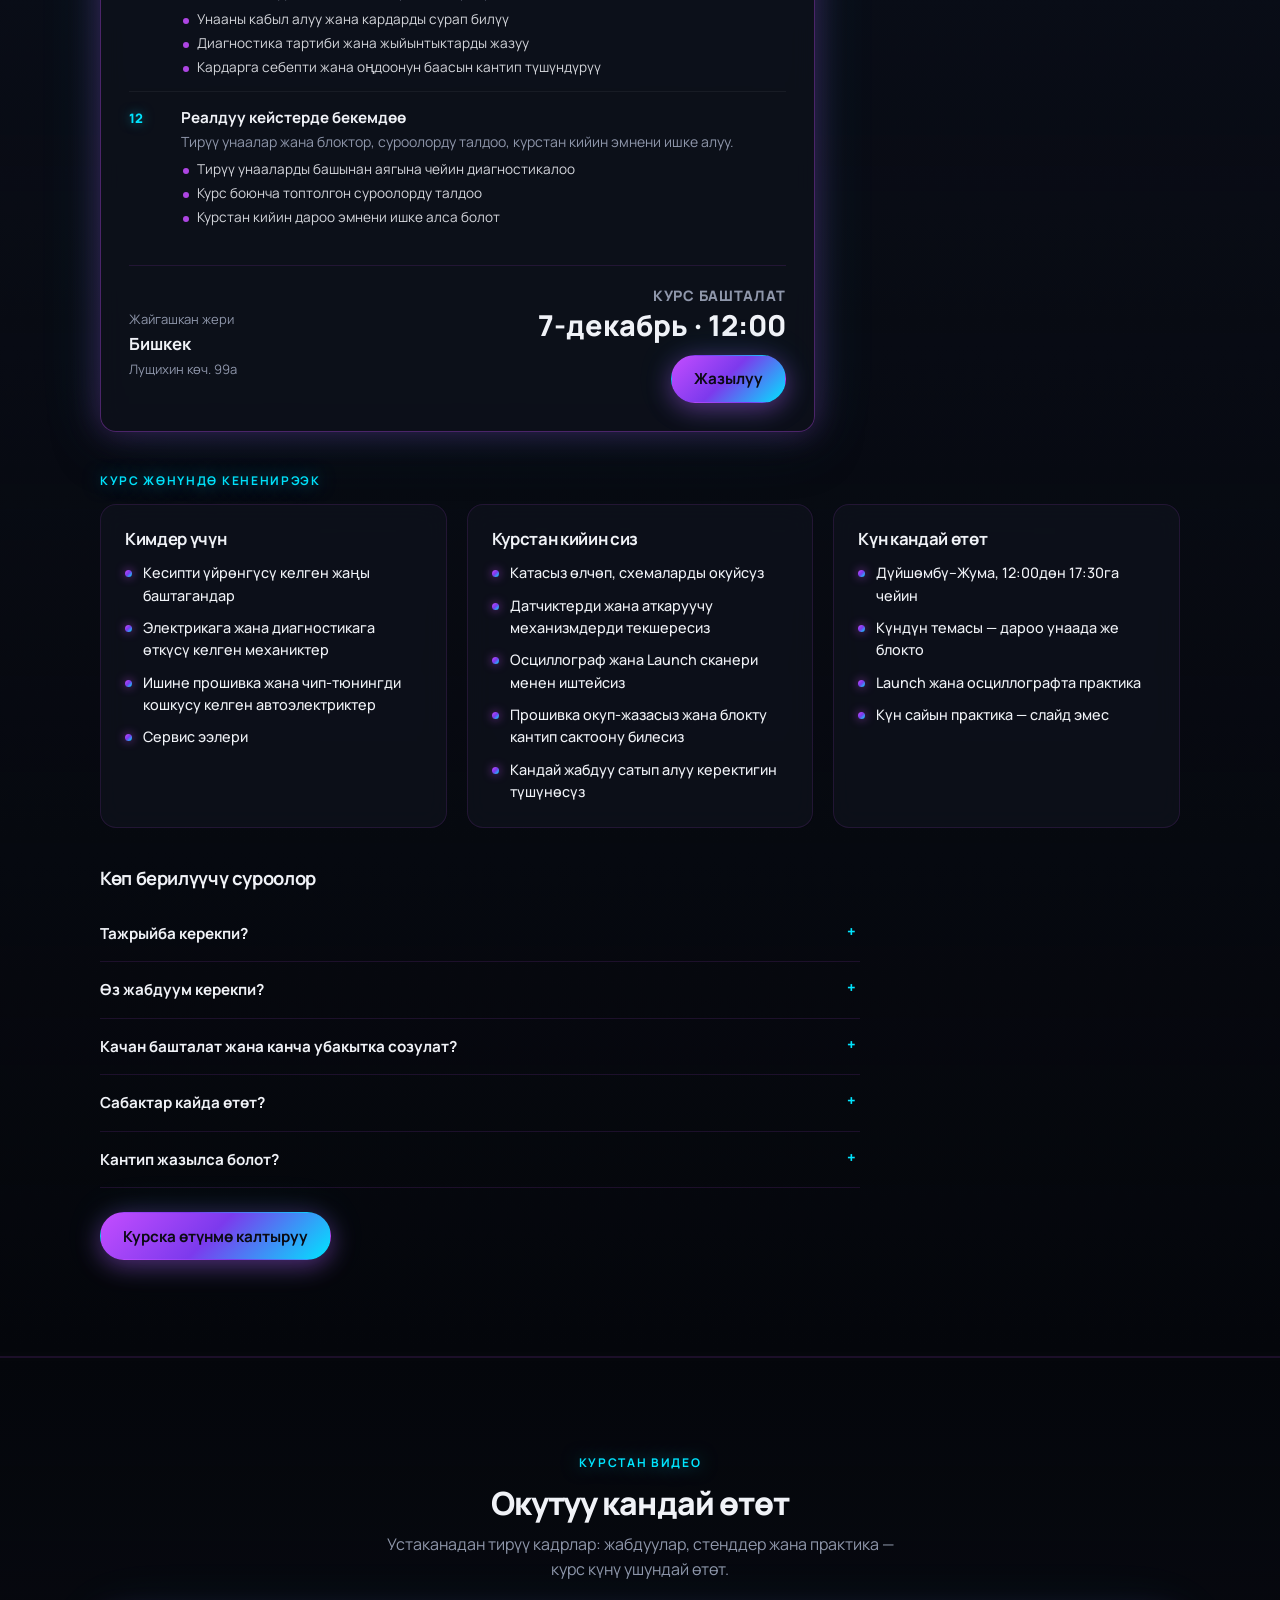
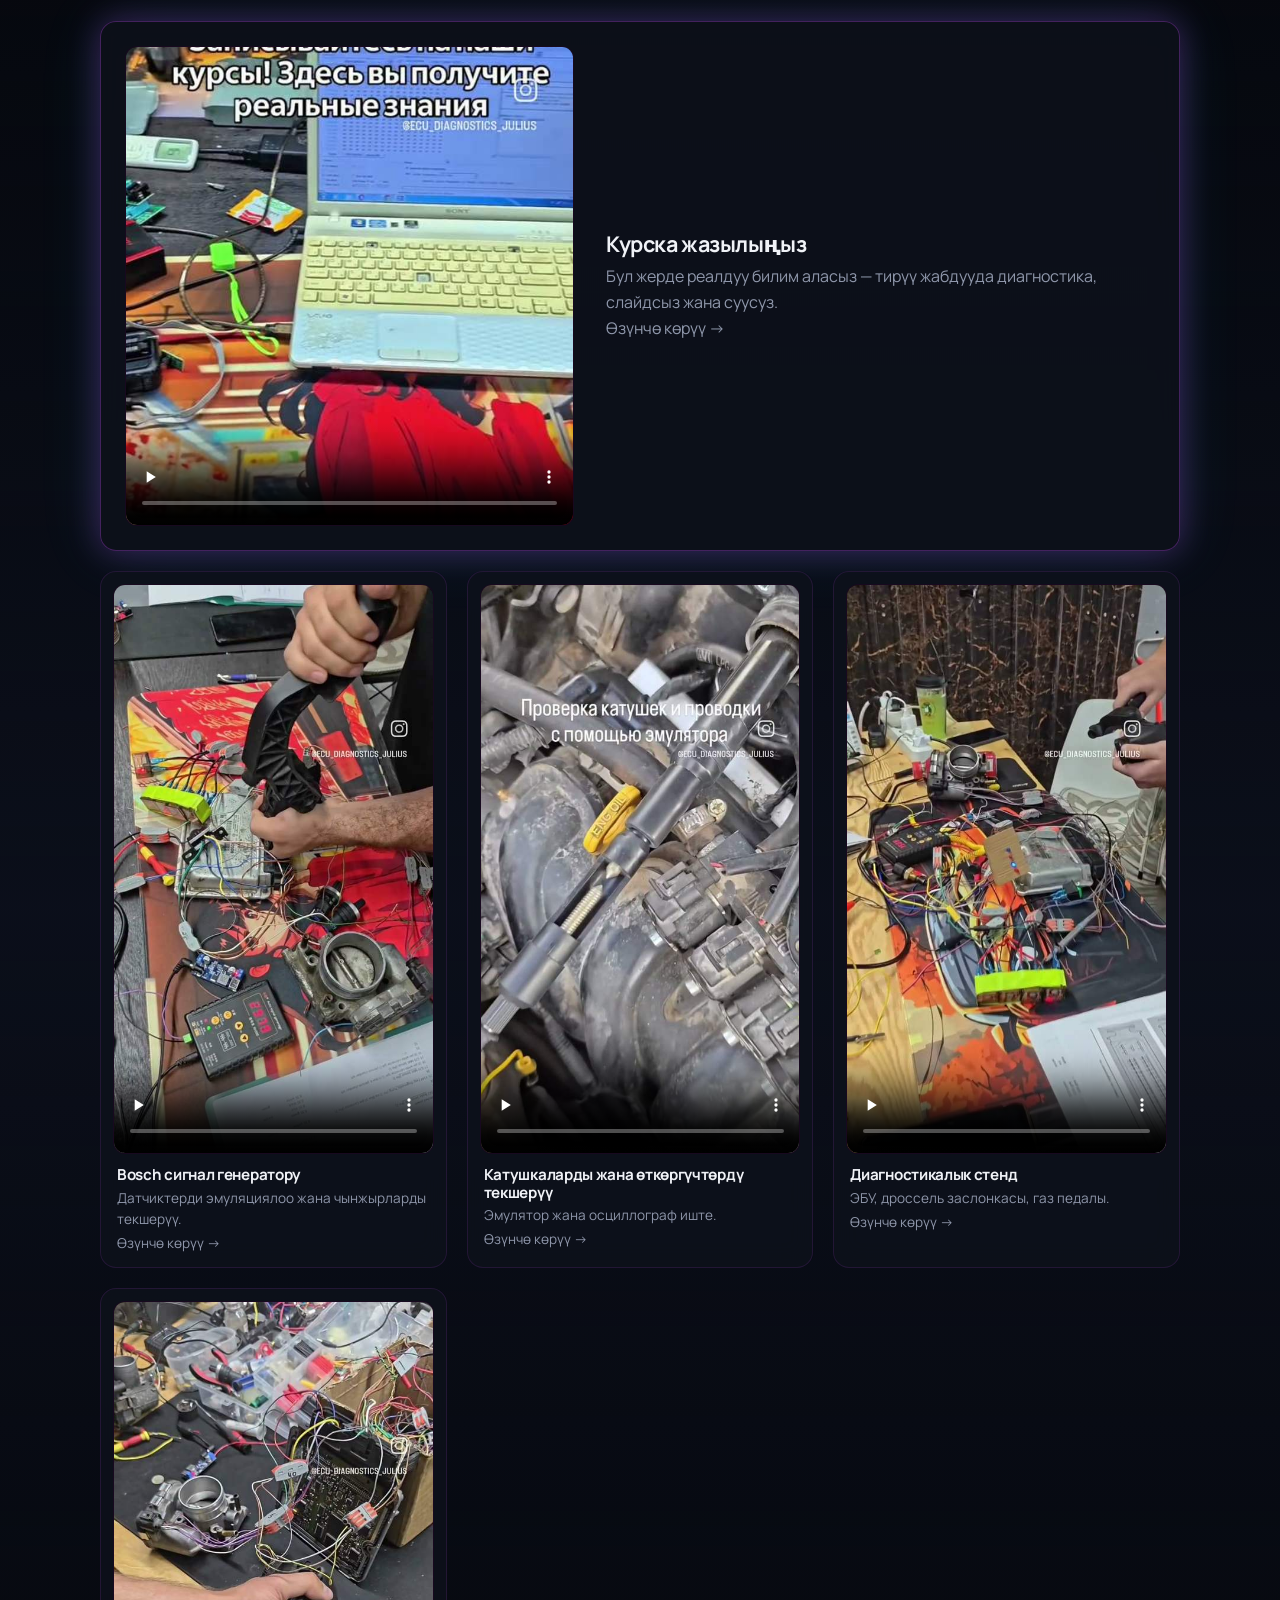
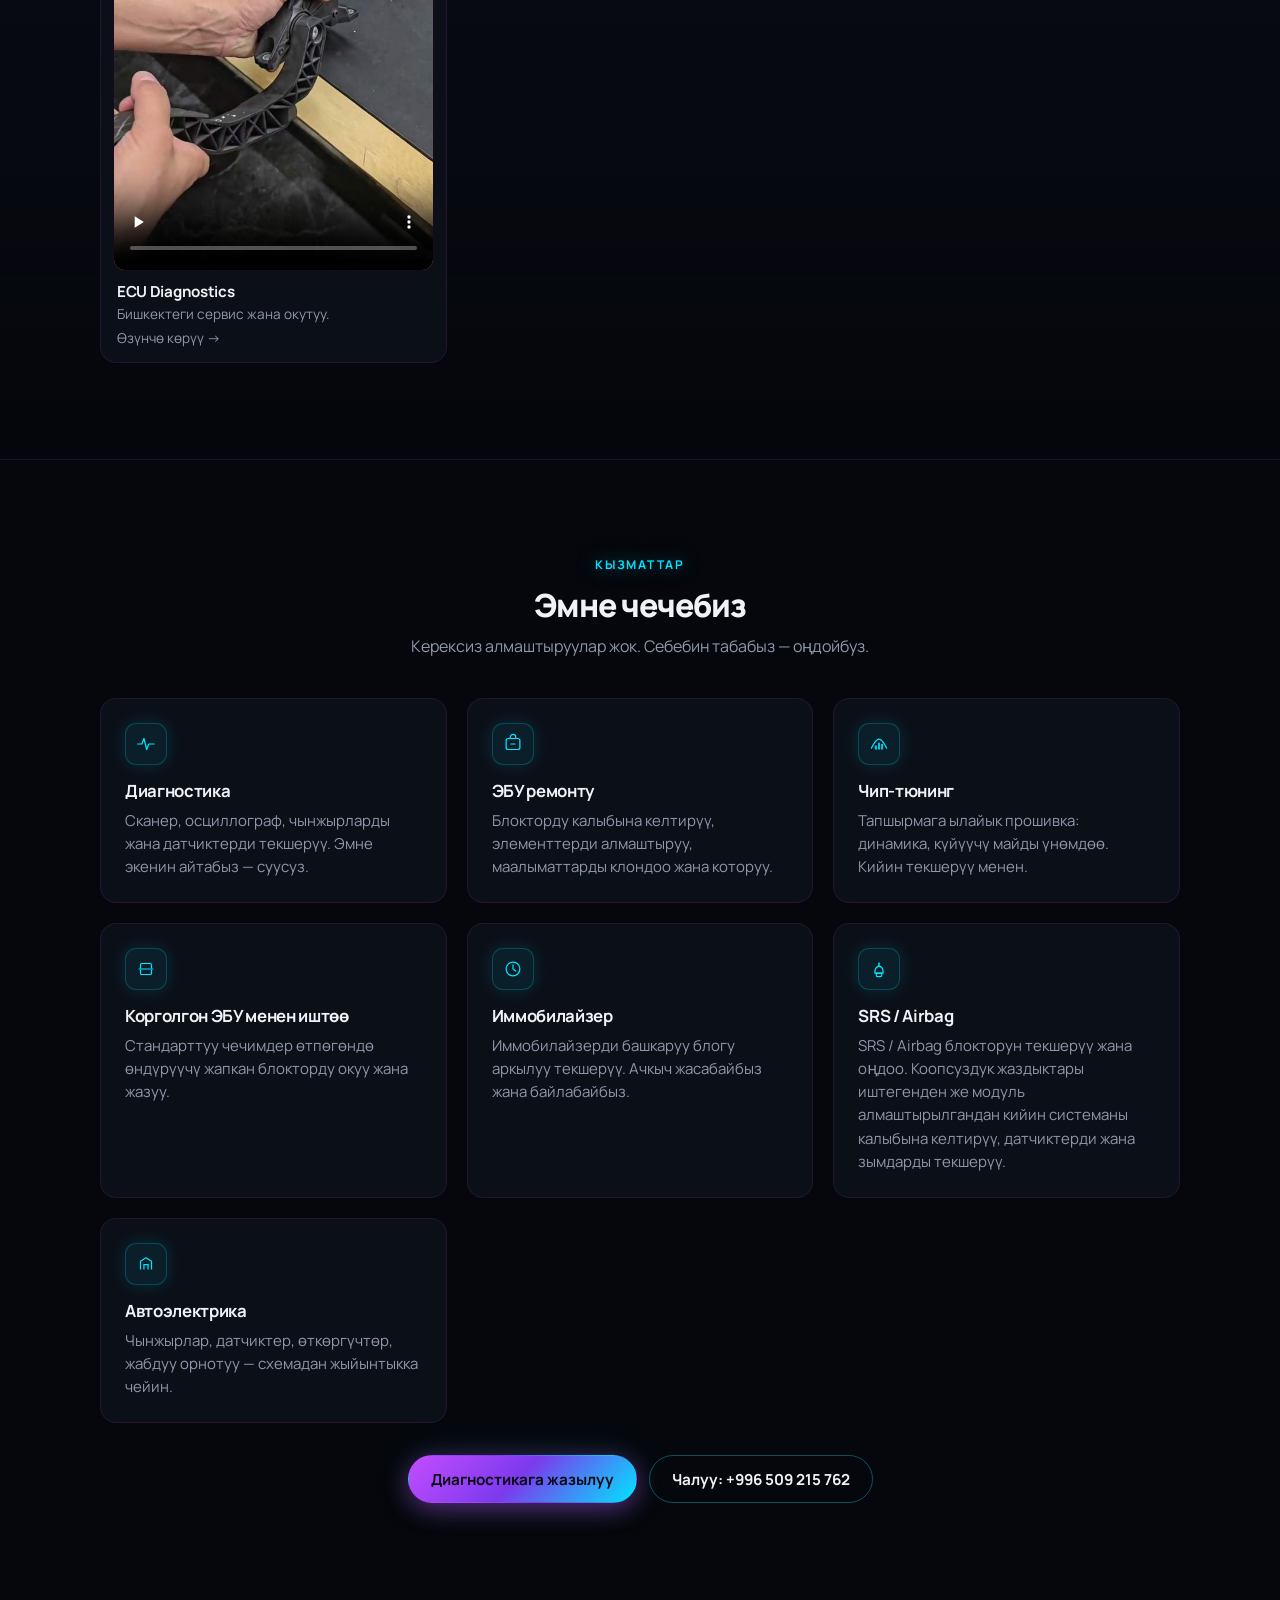
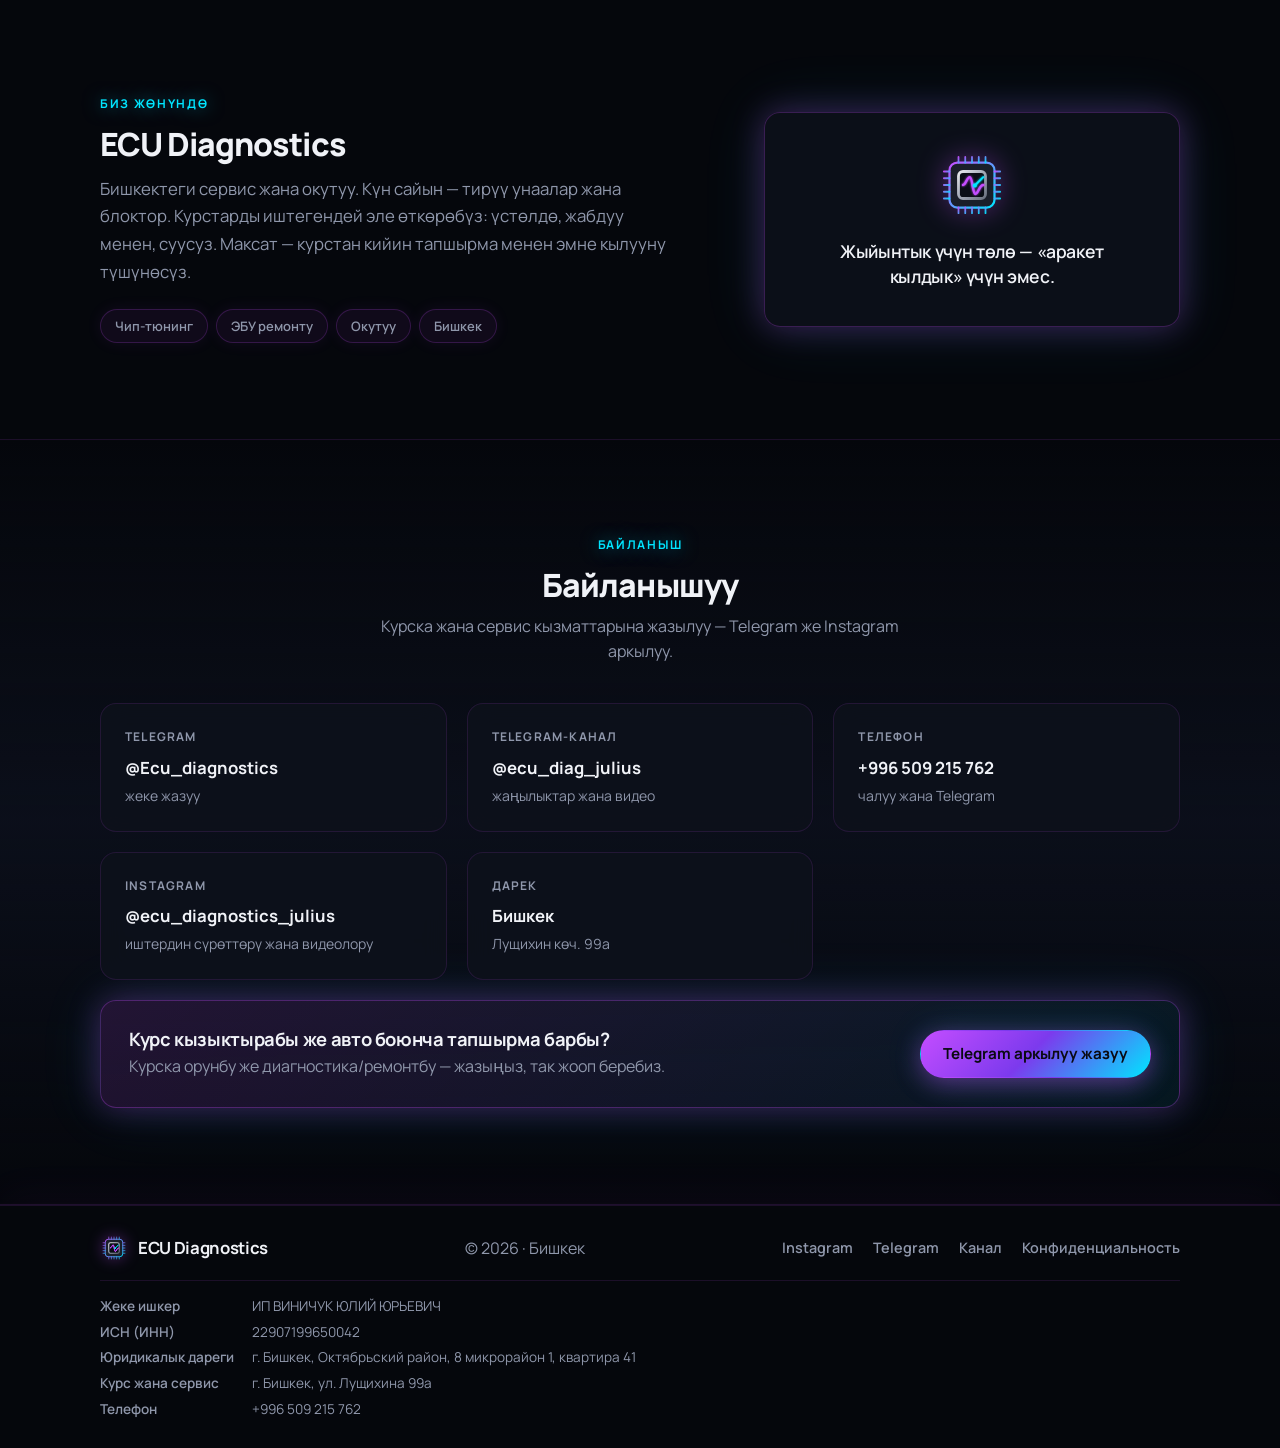
<file: index-ky.html>
<!DOCTYPE html>
<html lang="ky">
<head>
  <meta charset="UTF-8" />
  <meta name="viewport" content="width=device-width, initial-scale=1.0" />
  <title>ECU Diagnostics — Автоэлектрик + чип-тюнинг курсу · ЭБУ диагностикасы · Бишкек</title>
  <meta name="description" content="Автоэлектрик + чип-тюнинг курсу: 12 күн, унаада практика, Launch жана осциллограф. Бишкек. Сервис: ЭБУ диагностикасы жана ремонту." />
  <link rel="canonical" href="https://ecu-diagnostics-kg.com/index-ky.html" />
  <link rel="alternate" hreflang="ru" href="https://ecu-diagnostics-kg.com/" />
  <link rel="alternate" hreflang="ky" href="https://ecu-diagnostics-kg.com/index-ky.html" />
  <link rel="alternate" hreflang="en" href="https://ecu-diagnostics-kg.com/index-en.html" />
  <link rel="alternate" hreflang="x-default" href="https://ecu-diagnostics-kg.com/" />
  <link rel="icon" href="assets/logo-mark.svg" type="image/svg+xml" />
  <link rel="preload" href="assets/fonts/manrope.woff2" as="font" type="font/woff2" crossorigin />
  <link rel="stylesheet" href="styles.css" />
  <script type="application/ld+json">{"@context":"https://schema.org","@type":"Organization","name":"ECU Diagnostics","legalName":"ИП ВИНИЧУК ЮЛИЙ ЮРЬЕВИЧ","url":"https://ecu-diagnostics-kg.com/","telephone":"+996509215762","taxID":"22907199650042","address":{"@type":"PostalAddress","streetAddress":"8 микрорайон 1, квартира 41","addressLocality":"Бишкек","addressRegion":"Октябрьский район","postalCode":"720075","addressCountry":"KG"},"sameAs":["https://www.instagram.com/ecu_diagnostics_julius/","https://t.me/ecu_diag_julius"]}</script>
</head>
<body>
  <div class="bg-glow bg-glow--a" aria-hidden="true"></div>
  <div class="bg-glow bg-glow--b" aria-hidden="true"></div>
  <div class="bg-grid" aria-hidden="true"></div>

  <a class="ticker" href="./" aria-label="Русский"><div class="ticker__track"><span>Орус тилинде окуу үчүн жогору жактагы 🌐 RU баскычын басыңыз</span><span aria-hidden="true">•</span><span>Сайт на русском — нажмите кнопку 🌐 RU вверху справа</span><span aria-hidden="true">•</span><span>Орус тилинде окуу үчүн жогору жактагы 🌐 RU баскычын басыңыз</span><span aria-hidden="true">•</span><span>Сайт на русском — нажмите кнопку 🌐 RU вверху справа</span><span aria-hidden="true">•</span><span aria-hidden="true" class="ticker__dup"><span>Орус тилинде окуу үчүн жогору жактагы 🌐 RU баскычын басыңыз</span><span aria-hidden="true">•</span><span>Сайт на русском — нажмите кнопку 🌐 RU вверху справа</span><span aria-hidden="true">•</span><span>Орус тилинде окуу үчүн жогору жактагы 🌐 RU баскычын басыңыз</span><span aria-hidden="true">•</span><span>Сайт на русском — нажмите кнопку 🌐 RU вверху справа</span><span aria-hidden="true">•</span></span></div></a>
  <header class="header" id="header">
    <div class="wrap header__row">
      <a href="#top" class="brand">
        <img src="assets/logo-mark.svg" alt="" class="brand__icon" width="36" height="36" />
        <span class="brand__name">ECU Diagnostics</span>
      </a>
      <div class="header__actions">
        <nav class="nav" id="nav">
          <a href="#courses">Курс</a>
          <a href="#videos">Видео</a>
          <a href="#services">Кызматтар</a>
          <a href="#about">Биз жөнүндө</a>
          <a href="#lead" class="btn btn--sm btn--primary" data-need="course">Өтүнмө калтыруу</a>
        </nav>
        <a class="lang-switch" href="./" aria-label="Русский" title="Русский">🌐 RU</a>
        <a class="lang-switch" href="index-en.html" aria-label="English" title="English" lang="en">EN</a>
        <button class="burger" id="burger" type="button" aria-label="Меню" aria-expanded="false">
          <span></span><span></span>
        </button>
      </div>
    </div>
  </header>

  <main id="top">
    <section class="hero">
      <div class="wrap hero__grid">
        <div class="hero__copy">
          <p class="kicker">Курс · Бишкек · унаада практика</p>
          <h1>Автоэлектрик курсу<br />+ чип-тюнинг</h1>
          <p class="lead">
            12 күн, күнүнө 5 саат. Тирүү унаалар, Launch, осциллограф —
            слайд эмес. Курстан кийин тапшырманы кантип чечүүнү түшүнөсүң.
          </p>
          <div class="hero__cta">
            <a class="btn btn--primary" href="#lead" data-need="course">Курска өтүнмө калтыруу</a>
            <a class="btn btn--ghost" href="https://t.me/Ecu_diagnostics" target="_blank" rel="noopener">Telegram аркылуу жазуу</a>
          </div>
          <div class="pills">
            <span class="pill pill--start">Башталышы 7-декабрь</span>
            <span class="pill">12 күн · 5 саат</span>
            <span class="pill">55 000 сом</span>
            <span class="pill">Унаада практика</span>
          </div>
        </div>
        <div class="hero__form">
        <form class="card leadform leadform--hero" id="lead" data-lang="ky" novalidate>
          <h3>Курска жазылыңыз</h3>
          <p class="muted">Атыңызды жана телефонуңузду калтырыңыз — чалып, суроолоруңузга жооп беребиз. Болгону 30 секунд.</p>
          <div class="leadform__grid">
            <label>Атыңыз<input name="name" maxlength="60" autocomplete="name" required /></label>
            <label>Телефон же Telegram<input name="contact" maxlength="60" placeholder="+996 … же @username" autocomplete="tel" required /></label>
            <label>Эмне керек<select name="need"><option value="course">Курс</option><option value="diag">Диагностика</option><option value="repair">Оңдоо</option><option value="other">Башка</option></select></label>
          </div>
          <label>Суроо же унаа <span class="opt">(милдеттүү эмес)</span><textarea name="msg" maxlength="600" rows="2" placeholder="мисалы: Camry 2015, курс кызыктырат"></textarea></label>
          <label class="leadform__hp" aria-hidden="true">Website<input name="website" tabindex="-1" autocomplete="off" /></label>
          <label class="leadform__consent"><input type="checkbox" name="consent" required /> <span><a href="privacy.html" target="_blank">Купуялык саясатына</a> ылайык маалыматтарымды иштетүүгө макулмун</span></label>
          <button class="btn btn--primary" type="submit">Өтүнмө калтыруу</button>
          <p class="leadform__status muted" role="status" data-ok="Рахмат! Өтүнмө жөнөтүлдү, жакында байланышабыз." data-err="Жөнөтүлгөн жок. Бизге Telegram'га жазыңыз: @Ecu_diagnostics" data-bad="Атыңызды, телефонуңузду же Telegram'дагы @username'иңизди жазып, макулдукту белгилеңиз." data-wait="Өтө көп өтүнмө. Бир мүнөттөн кийин кайталаңыз."></p>
        </form>
        </div>
      </div>
    </section>

    <section class="section section--tint" id="courses">
      <div class="wrap">
        <header class="section__head">
          <p class="kicker">Окутуу</p>
          <h2>Курс: автоэлектрик + чип-тюнинг</h2>
          <p class="section__desc">12 күн · күнүнө 5 саат · Бишкек. Дүйшөмбүдөн жумага чейин, 12:00дөн 17:30га чейин. Башталышы 7-декабрь, акыркы күнү — 22-декабрь. Күн сайын практика — слайд эмес.</p>
        </header>

        <div class="course">
          <div class="course__main">
            <div class="course__bar">
              <span>12 күн</span>
              <span>5 саат / күн</span>
              <span>Дүйшөмбү–Жума · 12:00–17:30</span>
              <span>7 – 22-декабрь</span>
            </div>
            <div class="course__price">
              <div class="course__price-main">
                <span class="course__price-label">Курстун баасы</span>
                <strong>55 000 сом</strong>
              </div>
              <div class="course__price-alt">
                <span>≈ $630</span>
                <span>≈ 299 000 ₸</span>
              </div>
            </div>
            <h3 class="course__title">Күн боюнча программа</h3>
            <ol class="program">
              <li>
                <strong>Электр жана өлчөөлөр</strong>
                <span>Чыңалуу, ток, каршылык, мультиметр — өлчөөдө катасыз.</span>
                <ul class="program__points">
                  <li>Ом мыйзамы унаадагы мисалдарда</li>
                  <li>Мультиметр: чыңалуу, ток, каршылык, прозвонка (чынжырды текшерүү)</li>
                  <li>Жүктөмдө чыңалуунун төмөндөшү: «12 вольт бар», бирок эмне үчүн иштебейт?</li>
                  <li>Унаа токтоп турганда ток агып кетүүнү издөө</li>
                </ul>
              </li>
              <li>
                <strong>Схемалар жана бузулууларды издөө</strong>
                <span>Схемаларды кантип окуу жана диагностика логикасын түзүү, бөлүктөрдү кокус алмаштырбай.</span>
                <ul class="program__points">
                  <li>Заводдук схемалардагы белгилер, разъём контакттары, зым түстөрү</li>
                  <li>Реле, сактагычтар, массалар жана разъёмдор</li>
                  <li>Үзүлүү, кыска туташуу, начар контакт — кадам сайын издөө</li>
                  <li>Диагностика планы: кардардын арызынан себепке чейин</li>
                </ul>
              </li>
              <li>
                <strong>Датчиктер жана аткаруучу механизмдер</strong>
                <span>Кубат, сигнал, масса. Үстөлдө жана унаада текшерүү.</span>
                <ul class="program__points">
                  <li>Жайгашуу (позиция) датчиктери: коленвал, распредвал, дроссель, газ педалы</li>
                  <li>Температура, басым, MAP / MAF, лямбда-зонд</li>
                  <li>Форсункалар, катушкалар, клапандар, моторчалар — кантип текшерүү керек</li>
                  <li>Бузук датчикти бузук зымдан айырмалоо</li>
                </ul>
              </li>
              <li>
                <strong>Диагностикада осциллограф</strong>
                <span>Сигналдар тирүү: сканер жетпегенде жана экранда эмне кароо керек.</span>
                <ul class="program__points">
                  <li>Унаа үчүн жөндөө: масштаб, развёртка, синхрондоо</li>
                  <li>Коленвал, распредвал, форсунка жана катушка сигналдары</li>
                  <li>CAN жана LIN шиналары: соо жана бузук шина кандай көрүнөт</li>
                  <li>Сканер унчукпаганда осциллограф себепти көрсөтөт</li>
                </ul>
              </li>
              <li>
                <strong>Launch менен диагностика</strong>
                <span>Launch сканери менен иштөө: коддор, маалыматтар, сервистик функциялар, тирүү кейстер.</span>
                <ul class="program__points">
                  <li>Каталарды окуу жана чечмелөө, стоп-кадрлар</li>
                  <li>Тирүү маалыматтар: кайсы сандар нормада, кайсылары нормада эмес</li>
                  <li>Сервистик функциялар: адаптация, нөлдөө, үйрөтүү</li>
                  <li>Бир бузулууну сканер жана осциллограф менен бирге издөө</li>
                </ul>
              </li>
              <li>
                <strong>Прошивкаларды окуу жана жазуу</strong>
                <span>OBD / Bench / Boot — качан кайсы ыкма, блокту кантип өлтүрбөө.</span>
                <ul class="program__points">
                  <li>OBD, Bench, Boot ыкмалары: качан кайсынысын тандоо</li>
                  <li>Блокко туташуу жана иш учурунда туруктуу кубат</li>
                  <li>Ар бир жазуудан мурун резервдик көчүрмө</li>
                  <li>Блокту жооп бербей калтырган типтүү каталар жана алардан кантип сактануу</li>
                </ul>
              </li>
              <li>
                <strong>Чип-тюнинг практикада</strong>
                <span>Эмнени оңдошот, иш этаптары, прошивкадан кийин текшерүү.</span>
                <ul class="program__points">
                  <li>Кайсы параметрлер оңдолот жана эмне үчүн</li>
                  <li>Этаптар: окуу → көчүрмө → оңдоо → жазуу → текшерүү</li>
                  <li>Прошивкадан кийин текшерүү: каталар жана тирүү маалымат</li>
                  <li>Коопсуз жөндөөнүн чеги кайда</li>
                </ul>
              </li>
              <li>
                <strong>Корголгон жана жабык блоктор</strong>
                <span>Өндүрүүчү коргогон блоктор менен иштөө — практикада.</span>
                <ul class="program__points">
                  <li>Блок эмне үчүн жабык жана муну кантип аныктоо</li>
                  <li>OBD аркылуу кирүүгө мүмкүн болбосо Bench / Boot ыкмасына өтүү</li>
                  <li>Реалдуу блоктордо машыгуу</li>
                </ul>
              </li>
              <li>
                <strong>Иммобилайзер — теория</strong>
                <span>Система кантип түзүлгөн жана аны башкаруу блогу аркылуу кантип текшерүү.</span>
                <ul class="program__points">
                  <li>Иммобилайзердин түзүлүшү: ачкыч, антенна, блоктор (теория)</li>
                  <li>Иммобилайзерди башкаруу блогу (ЭБУ) аркылуу текшерүү (диагностика)</li>
                  <li>Ачкыч жасоо жана байлоо өтүлбөйт</li>
                </ul>
              </li>
              <li>
                <strong>Жабдуу тандоо жана сатып алуу</strong>
                <span>Баштоо үчүн чындап эмне керек, эмнеден үнөмдөөгө болот, кайда туура эмес.</span>
                <ul class="program__points">
                  <li>Баштоо үчүн минималдуу топтом</li>
                  <li>Сканерлер, осциллографтар, программаторлор: эмнени алуу керек</li>
                  <li>Кайда үнөмдөөгө болот, кайда үнөмдөө кымбатка турат</li>
                </ul>
              </li>
              <li>
                <strong>Устанын иш процесси</strong>
                <span>Унаа кабыл алуу, диагностика тартиби, кардар менен сүйлөшүү.</span>
                <ul class="program__points">
                  <li>Унааны кабыл алуу жана кардарды сурап билүү</li>
                  <li>Диагностика тартиби жана жыйынтыктарды жазуу</li>
                  <li>Кардарга себепти жана оңдоонун баасын кантип түшүндүрүү</li>
                </ul>
              </li>
              <li>
                <strong>Реалдуу кейстерде бекемдөө</strong>
                <span>Тирүү унаалар жана блоктор, суроолорду талдоо, курстан кийин эмнени ишке алуу.</span>
                <ul class="program__points">
                  <li>Тирүү унааларды башынан аягына чейин диагностикалоо</li>
                  <li>Курс боюнча топтолгон суроолорду талдоо</li>
                  <li>Курстан кийин дароо эмнени ишке алса болот</li>
                </ul>
              </li>
            </ol>
            <div class="course__foot">
              <div class="course__loc">
                <span class="muted">Жайгашкан жери</span>
                <strong>Бишкек</strong>
                <span class="muted">Лущихин көч. 99а</span>
              </div>
              <div class="course__signup">
                <strong class="course__start-date">КУРС БАШТАЛАТ<br /><span>7-декабрь · 12:00</span></strong>
              <a class="btn btn--primary" href="#lead" data-need="course">Жазылуу</a>
              </div>
            </div>
          </div>

          <aside class="course__side">
            <p class="kicker">Мини-курс</p>
            <h3>Осциллограф Zoyi 703s</h3>
            <p class="muted">8 модуль: прибор, электр негиздери, датчиктер. Диагностикада дароо колдонуу үчүн.</p>
            <ul class="ticks">
              <li>Zoyi 703s менен таанышуу</li>
              <li>Электр негиздери</li>
              <li>Датчиктер менен иштөө</li>
              <li>Сигналдар практикасы</li>
            </ul>
            <p class="price">$15</p>
            <a class="btn btn--ghost btn--block" href="https://t.me/Ecu_diagnostics" target="_blank" rel="noopener">Толук маалымат</a>
          </aside>
        </div>
        <div class="course-more">
          <p class="kicker">Курс жөнүндө кененирээк</p>
          <div class="grid-3">
          <article class="card">
            <h3>Кимдер үчүн</h3>
            <ul class="ticks">
              <li>Кесипти үйрөнгүсү келген жаңы баштагандар</li>
              <li>Электрикага жана диагностикага өткүсү келген механиктер</li>
              <li>Ишине прошивка жана чип-тюнингди кошкусу келген автоэлектриктер</li>
              <li>Сервис ээлери</li>
            </ul>
          </article>
          <article class="card">
            <h3>Курстан кийин сиз</h3>
            <ul class="ticks">
              <li>Катасыз өлчөп, схемаларды окуйсуз</li>
              <li>Датчиктерди жана аткаруучу механизмдерди текшересиз</li>
              <li>Осциллограф жана Launch сканери менен иштейсиз</li>
              <li>Прошивка окуп-жазасыз жана блокту кантип сактоону билесиз</li>
              <li>Кандай жабдуу сатып алуу керектигин түшүнөсүз</li>
            </ul>
          </article>
          <article class="card">
            <h3>Күн кандай өтөт</h3>
            <ul class="ticks">
              <li>Дүйшөмбү–Жума, 12:00дөн 17:30га чейин</li>
              <li>Күндүн темасы — дароо унаада же блокто</li>
              <li>Launch жана осциллографта практика</li>
              <li>Күн сайын практика — слайд эмес</li>
            </ul>
          </article>
          </div>
        </div>

        <div class="faq">
          <h3 class="course__title">Көп берилүүчү суроолор</h3>
          <details class="faq__item">
            <summary>Тажрыйба керекпи?</summary>
            <p>Негизги билим милдеттүү эмес: курс электр жана өлчөөлөрдүн негиздеринен башталат. Тажрыйбаңыз болсо, татаал темаларга тезирээк өтөсүз.</p>
          </details>
          <details class="faq__item">
            <summary>Өз жабдуум керекпи?</summary>
            <p>Практика Launch жана осциллографта өтөт. 10-күнү өз ишиңиз үчүн кандай жабдуу сатып алууну талдайбыз.</p>
          </details>
          <details class="faq__item">
            <summary>Качан башталат жана канча убакытка созулат?</summary>
            <p>7-декабрда саат 12:00дө башталат. 12 окуу күнү, дүйшөмбүдөн жумага чейин, акыркы күнү — 22-декабрь.</p>
          </details>
          <details class="faq__item">
            <summary>Сабактар кайда өтөт?</summary>
            <p>Бишкек, Лущихин көч. 99а, биздин устаканада.</p>
          </details>
          <details class="faq__item">
            <summary>Кантип жазылса болот?</summary>
            <p>Сайтта <a href="#lead" data-need="course">өтүнмө калтырыңыз</a> же Telegram, Instagram аркылуу жазыңыз — жооп берип, сизди жазып алабыз.</p>
          </details>
          <a class="btn btn--primary" href="#lead" data-need="course">Курска өтүнмө калтыруу</a>
        </div>
      </div>
    </section>

    <section class="section section--tint" id="videos">
      <div class="wrap">
        <header class="section__head">
          <p class="kicker">Курстан видео</p>
          <h2>Окутуу кандай өтөт</h2>
          <p class="section__desc">Устаканадан тирүү кадрлар: жабдуулар, стенддер жана практика — курс күнү ушундай өтөт.</p>
        </header>

        <div class="video-feature">
          <video controls preload="none" poster="assets/videos/video-4.jpg">
            <source src="assets/videos/video-4.mp4" type="video/mp4" />
          </video>
          <div class="video-feature__meta">
            <h3>Курска жазылыңыз</h3>
            <p class="muted">Бул жерде реалдуу билим аласыз — тирүү жабдууда диагностика, слайдсыз жана суусуз.</p>
            <a class="muted video-link" href="video/zapis-na-kurs-avtoelektrik.html">Өзүнчө көрүү →</a>
          </div>
        </div>

        <div class="video-grid">
          <article class="video-card">
            <video controls preload="none" poster="assets/videos/video-2.jpg">
              <source src="assets/videos/video-2.mp4" type="video/mp4" />
            </video>
            <h3>Bosch сигнал генератору</h3>
            <p class="muted">Датчиктерди эмуляциялоо жана чынжырларды текшерүү.</p>
            <a class="muted video-link" href="video/generator-signalov-bosch.html">Өзүнчө көрүү →</a>
          </article>
          <article class="video-card">
            <video controls preload="none" poster="assets/videos/video-5.jpg">
              <source src="assets/videos/video-5.mp4" type="video/mp4" />
            </video>
            <h3>Катушкаларды жана өткөргүчтөрдү текшерүү</h3>
            <p class="muted">Эмулятор жана осциллограф иште.</p>
            <a class="muted video-link" href="video/proverka-katushek-i-provodki.html">Өзүнчө көрүү →</a>
          </article>
          <article class="video-card">
            <video controls preload="none" poster="assets/videos/video-6.jpg">
              <source src="assets/videos/video-6.mp4" type="video/mp4" />
            </video>
            <h3>Диагностикалык стенд</h3>
            <p class="muted">ЭБУ, дроссель заслонкасы, газ педалы.</p>
            <a class="muted video-link" href="video/diagnosticheskiy-stend.html">Өзүнчө көрүү →</a>
          </article>
          <article class="video-card">
            <video controls preload="none" poster="assets/videos/video-1.jpg">
              <source src="assets/videos/video-1.mp4" type="video/mp4" />
            </video>
            <h3>ECU Diagnostics</h3>
            <p class="muted">Бишкектеги сервис жана окутуу.</p>
            <a class="muted video-link" href="video/ecu-diagnostics-bishkek.html">Өзүнчө көрүү →</a>
          </article>
        </div>
      </div>
    </section>

    <section class="section" id="services">
      <div class="wrap">
        <header class="section__head">
          <p class="kicker">Кызматтар</p>
          <h2>Эмне чечебиз</h2>
          <p class="section__desc">Керексиз алмаштыруулар жок. Себебин табабыз — оңдойбуз.</p>
        </header>
        <div class="grid-3">
          <article class="card">
            <div class="card__ico" aria-hidden="true">
              <svg viewBox="0 0 32 32" fill="none"><path d="M4 16h6l3-8 4 16 3-8h8" stroke="currentColor" stroke-width="1.8" stroke-linecap="round" stroke-linejoin="round"/></svg>
            </div>
            <h3>Диагностика</h3>
            <p>Сканер, осциллограф, чынжырларды жана датчиктерди текшерүү. Эмне экенин айтабыз — суусуз.</p>
          </article>
          <article class="card">
            <div class="card__ico" aria-hidden="true">
              <svg viewBox="0 0 32 32" fill="none"><rect x="6" y="8" width="20" height="16" rx="3" stroke="currentColor" stroke-width="1.8"/><path d="M12 8V6a4 4 0 018 0v2M13 16h6" stroke="currentColor" stroke-width="1.8" stroke-linecap="round"/></svg>
            </div>
            <h3>ЭБУ ремонту</h3>
            <p>Блокторду калыбына келтирүү, элементтерди алмаштыруу, маалыматтарды клондоо жана которуу.</p>
          </article>
          <article class="card">
            <div class="card__ico" aria-hidden="true">
              <svg viewBox="0 0 32 32" fill="none"><path d="M5 22c5-10 8-13 11-13s6 3 11 13" stroke="currentColor" stroke-width="1.8" stroke-linecap="round"/><path d="M10 18h3v6h-3zM14.5 14h3v10h-3zM19 16h3v8h-3z" fill="currentColor" opacity=".85"/></svg>
            </div>
            <h3>Чип-тюнинг</h3>
            <p>Тапшырмага ылайык прошивка: динамика, күйүүчү майды үнөмдөө. Кийин текшерүү менен.</p>
          </article>
          <article class="card">
            <div class="card__ico" aria-hidden="true">
              <svg viewBox="0 0 32 32" fill="none"><path d="M8 14V10a2 2 0 012-2h12a2 2 0 012 2v4M8 18v4a2 2 0 002 2h12a2 2 0 002-2v-4M6 16h20" stroke="currentColor" stroke-width="1.8" stroke-linecap="round"/></svg>
            </div>
            <h3>Корголгон ЭБУ менен иштөө</h3>
            <p>Стандарттуу чечимдер өтпөгөндө өндүрүүчү жапкан блокторду окуу жана жазуу.</p>
          </article>
          <article class="card">
            <div class="card__ico" aria-hidden="true">
              <svg viewBox="0 0 32 32" fill="none"><circle cx="16" cy="16" r="10" stroke="currentColor" stroke-width="1.8"/><path d="M16 10v6l4 3" stroke="currentColor" stroke-width="1.8" stroke-linecap="round"/></svg>
            </div>
            <h3>Иммобилайзер</h3>
            <p>Иммобилайзерди башкаруу блогу аркылуу текшерүү. Ачкыч жасабайбыз жана байлабайбыз.</p>
          </article>
          <article class="card">
            <div class="card__ico" aria-hidden="true">
              <svg viewBox="0 0 32 32" fill="none">
                <path d="M10 20c0-4 2.5-7 6-8.5C19.5 13 22 16 22 20v2H10v-2z" stroke="currentColor" stroke-width="1.8" stroke-linejoin="round"/>
                <path d="M12 22h8v3a2 2 0 01-2 2h-4a2 2 0 01-2-2v-3z" stroke="currentColor" stroke-width="1.8" stroke-linejoin="round"/>
                <path d="M16 9.5V12" stroke="currentColor" stroke-width="1.8" stroke-linecap="round"/>
                <circle cx="16" cy="8" r="1.4" fill="currentColor"/>
              </svg>
            </div>
            <h3>SRS / Airbag</h3>
            <p>SRS / Airbag блокторун текшерүү жана оңдоо. Коопсуздук жаздыктары иштегенден же модуль алмаштырылгандан кийин системаны калыбына келтирүү, датчиктерди жана зымдарды текшерүү.</p>
          </article>
          <article class="card">
            <div class="card__ico" aria-hidden="true">
              <svg viewBox="0 0 32 32" fill="none"><path d="M8 24V12l8-5 8 5v12" stroke="currentColor" stroke-width="1.8" stroke-linejoin="round"/><path d="M13 24v-7h6v7" stroke="currentColor" stroke-width="1.8"/></svg>
            </div>
            <h3>Автоэлектрика</h3>
            <p>Чынжырлар, датчиктер, өткөргүчтөр, жабдуу орнотуу — схемадан жыйынтыкка чейин.</p>
          </article>
        </div>
        <div class="svc-cta">
          <a class="btn btn--primary" href="#lead" data-need="diag">Диагностикага жазылуу</a>
          <a class="btn btn--ghost" href="tel:+996509215762">Чалуу: +996 509 215 762</a>
        </div>
      </div>
    </section>

    <section class="section" id="about">
      <div class="wrap about">
        <div>
          <p class="kicker">Биз жөнүндө</p>
          <h2>ECU Diagnostics</h2>
          <p class="muted about__text">
            Бишкектеги сервис жана окутуу. Күн сайын — тирүү унаалар жана блоктор.
            Курстарды иштегендей эле өткөрөбүз: үстөлдө, жабдуу менен, суусуз.
            Максат — курстан кийин тапшырма менен эмне кылууну түшүнөсүз.
          </p>
          <div class="pills">
            <span class="pill">Чип-тюнинг</span>
            <span class="pill">ЭБУ ремонту</span>
            <span class="pill">Окутуу</span>
            <span class="pill">Бишкек</span>
          </div>
        </div>
        <div class="about__panel">
          <img src="assets/logo-mark.svg" alt="" class="about__mark" width="72" height="72" />
          <p class="about__quote">Жыйынтык үчүн төлө — «аракет кылдык» үчүн эмес.</p>
        </div>
      </div>
    </section>

    <section class="section section--tint" id="contact">
      <div class="wrap">
        <header class="section__head">
          <p class="kicker">Байланыш</p>
          <h2>Байланышуу</h2>
          <p class="section__desc">Курска жана сервис кызматтарына жазылуу — Telegram же Instagram аркылуу.</p>
        </header>
        <div class="grid-3 contact-grid">
          <a class="card card--link" href="https://t.me/Ecu_diagnostics" target="_blank" rel="noopener">
            <span class="card__label">Telegram</span>
            <strong>@Ecu_diagnostics</strong>
            <span class="muted contact__hint">жеке жазуу</span>
          </a>
          <a class="card card--link" href="https://t.me/ecu_diag_julius" target="_blank" rel="noopener">
            <span class="card__label">Telegram-канал</span>
            <strong>@ecu_diag_julius</strong>
            <span class="muted contact__hint">жаңылыктар жана видео</span>
          </a>
          <a class="card card--link" href="tel:+996509215762">
            <span class="card__label">Телефон</span>
            <strong>+996 509 215 762</strong>
            <span class="muted contact__hint">чалуу жана Telegram</span>
          </a>
          <a class="card card--link" href="https://www.instagram.com/ecu_diagnostics_julius/" target="_blank" rel="noopener">
            <span class="card__label">Instagram</span>
            <strong>@ecu_diagnostics_julius</strong>
            <span class="muted contact__hint">иштердин сүрөттөрү жана видеолору</span>
          </a>
          <div class="card">
            <span class="card__label">Дарек</span>
            <strong>Бишкек</strong>
            <span class="muted contact__hint">Лущихин көч. 99а</span>
          </div>
        </div>
        <div class="banner">
          <div>
            <h3>Курс кызыктырабы же авто боюнча тапшырма барбы?</h3>
            <p class="muted">Курска орунбу же диагностика/ремонтбу — жазыңыз, так жооп беребиз.</p>
          </div>
          <a class="btn btn--primary" href="https://t.me/Ecu_diagnostics" target="_blank" rel="noopener">Telegram аркылуу жазуу</a>
        </div>
      </div>
    </section>
  </main>

  <footer class="footer">
    <div class="wrap footer__row">
      <a href="#top" class="brand brand--sm">
        <img src="assets/logo-mark.svg" alt="" class="brand__icon" width="28" height="28" />
        <span class="brand__name">ECU Diagnostics</span>
      </a>
      <p class="muted">© <span id="year"></span> · Бишкек</p>
      <div class="footer__links">
        <a href="https://www.instagram.com/ecu_diagnostics_julius/" target="_blank" rel="noopener">Instagram</a>
        <a href="https://t.me/Ecu_diagnostics" target="_blank" rel="noopener">Telegram</a>
        <a href="https://t.me/ecu_diag_julius" target="_blank" rel="noopener">Канал</a>
        <a href="privacy.html">Конфиденциальность</a>
      </div>
    </div>
    <div class="wrap footer__req" aria-label="Реквизиттер">
      <dl>
        <dt>Жеке ишкер</dt><dd>ИП ВИНИЧУК ЮЛИЙ ЮРЬЕВИЧ</dd>
        <dt>ИСН (ИНН)</dt><dd>22907199650042</dd>
        <dt>Юридикалык дареги</dt><dd>г. Бишкек, Октябрьский район, 8 микрорайон 1, квартира 41</dd>
        <dt>Курс жана сервис</dt><dd>г. Бишкек, ул. Лущихина 99а</dd>
        <dt>Телефон</dt><dd><a href="tel:+996509215762">+996 509 215 762</a></dd>
      </dl>
    </div>
  </footer>

    <nav class="mbar" aria-label="Өтүнмө">
    <a class="mbar__main" href="#lead">Өтүнмө</a>
    <a href="https://t.me/Ecu_diagnostics" target="_blank" rel="noopener">Telegram</a>
    <a href="tel:+996509215762">Чалуу</a>
  </nav>
  <script src="script.js"></script>
</body>
</html>
</file>
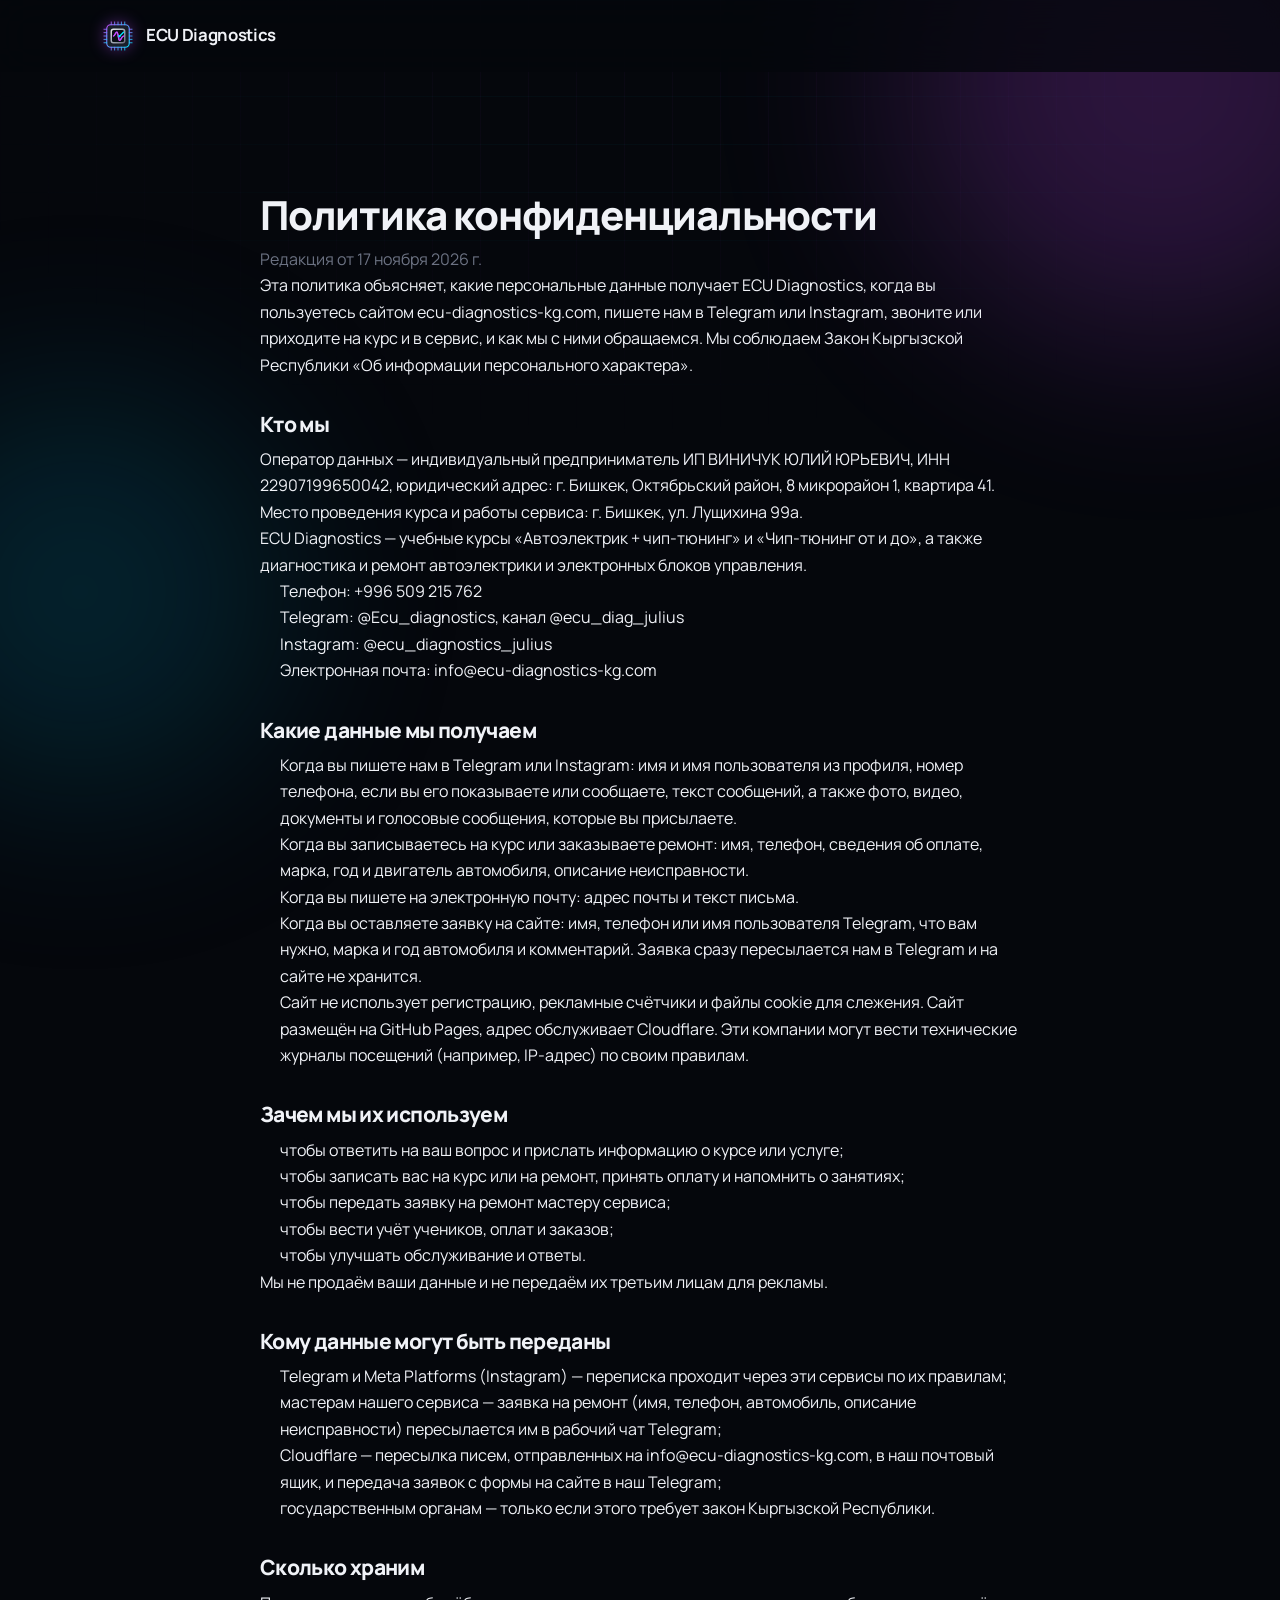
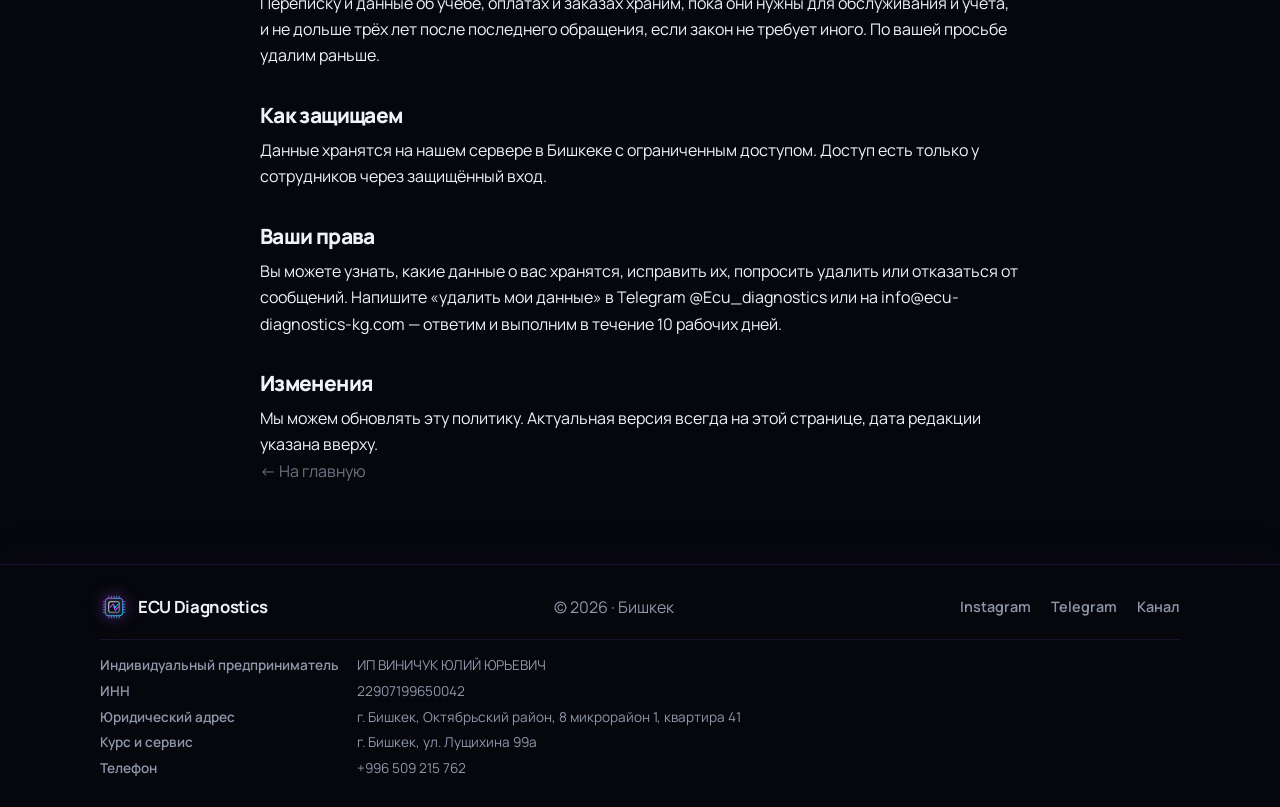
<file: privacy.html>
<!DOCTYPE html>
<html lang="ru">
<head>
  <meta charset="UTF-8" />
  <meta name="viewport" content="width=device-width, initial-scale=1.0" />
  <title>Политика конфиденциальности — ECU Diagnostics</title>
  <meta name="description" content="Политика конфиденциальности ECU Diagnostics: какие данные мы получаем через сайт и Telegram и как их используем." />
  <link rel="canonical" href="https://ecu-diagnostics-kg.com/privacy.html" />
  <link rel="icon" href="assets/logo-mark.svg" type="image/svg+xml" />
  <link rel="preload" href="assets/fonts/manrope.woff2" as="font" type="font/woff2" crossorigin />
  <link rel="stylesheet" href="styles.css" />
  <style>
    .policy{max-width:760px;margin:0 auto;padding:120px 0 80px;line-height:1.65}
    .policy h1{font-size:clamp(28px,5vw,40px);line-height:1.15;margin:0 0 8px}
    .policy h2{font-size:21px;margin:34px 0 10px}
    .policy p,.policy li{font-size:16px}
    .policy ul{padding-left:20px}
    .policy .muted{opacity:.75}
  </style>
</head>
<body>
  <div class="bg-glow bg-glow--a" aria-hidden="true"></div>
  <div class="bg-glow bg-glow--b" aria-hidden="true"></div>
  <div class="bg-grid" aria-hidden="true"></div>

  <header class="header" id="header">
    <div class="wrap header__row">
      <a href="./" class="brand">
        <img src="assets/logo-mark.svg" alt="" class="brand__icon" width="36" height="36" />
        <span class="brand__name">ECU Diagnostics</span>
      </a>
    </div>
  </header>

  <main class="wrap">
    <article class="policy">
      <h1>Политика конфиденциальности</h1>
      <p class="muted">Редакция от 17 ноября 2026 г.</p>

      <p>Эта политика объясняет, какие персональные данные получает ECU Diagnostics, когда вы пользуетесь сайтом ecu-diagnostics-kg.com, пишете нам в Telegram или Instagram, звоните или приходите на курс и в сервис, и как мы с ними обращаемся. Мы соблюдаем Закон Кыргызской Республики «Об информации персонального характера».</p>

      <h2>Кто мы</h2>
      <p>Оператор данных — индивидуальный предприниматель ИП ВИНИЧУК ЮЛИЙ ЮРЬЕВИЧ, ИНН 22907199650042, юридический адрес: г. Бишкек, Октябрьский район, 8 микрорайон 1, квартира 41. Место проведения курса и работы сервиса: г. Бишкек, ул. Лущихина 99а.</p>
      <p>ECU Diagnostics — учебные курсы «Автоэлектрик + чип‑тюнинг» и «Чип‑тюнинг от и до», а также диагностика и ремонт автоэлектрики и электронных блоков управления.</p>
      <ul>
        <li>Телефон: <a href="tel:+996509215762">+996 509 215 762</a></li>
        <li>Telegram: <a href="https://t.me/Ecu_diagnostics" target="_blank" rel="noopener">@Ecu_diagnostics</a>, канал <a href="https://t.me/ecu_diag_julius" target="_blank" rel="noopener">@ecu_diag_julius</a></li>
        <li>Instagram: <a href="https://www.instagram.com/ecu_diagnostics_julius/" target="_blank" rel="noopener">@ecu_diagnostics_julius</a></li>
        <li>Электронная почта: <a href="mailto:info@ecu-diagnostics-kg.com">info@ecu-diagnostics-kg.com</a></li>
      </ul>

      <h2>Какие данные мы получаем</h2>
      <ul>
        <li>Когда вы пишете нам в Telegram или Instagram: имя и имя пользователя из профиля, номер телефона, если вы его показываете или сообщаете, текст сообщений, а также фото, видео, документы и голосовые сообщения, которые вы присылаете.</li>
        <li>Когда вы записываетесь на курс или заказываете ремонт: имя, телефон, сведения об оплате, марка, год и двигатель автомобиля, описание неисправности.</li>
        <li>Когда вы пишете на электронную почту: адрес почты и текст письма.</li>
        <li>Когда вы оставляете заявку на сайте: имя, телефон или имя пользователя Telegram, что вам нужно, марка и год автомобиля и комментарий. Заявка сразу пересылается нам в Telegram и на сайте не хранится.</li>
        <li>Сайт не использует регистрацию, рекламные счётчики и файлы cookie для слежения. Сайт размещён на GitHub Pages, адрес обслуживает Cloudflare. Эти компании могут вести технические журналы посещений (например, IP‑адрес) по своим правилам.</li>
      </ul>

      <h2>Зачем мы их используем</h2>
      <ul>
        <li>чтобы ответить на ваш вопрос и прислать информацию о курсе или услуге;</li>
        <li>чтобы записать вас на курс или на ремонт, принять оплату и напомнить о занятиях;</li>
        <li>чтобы передать заявку на ремонт мастеру сервиса;</li>
        <li>чтобы вести учёт учеников, оплат и заказов;</li>
        <li>чтобы улучшать обслуживание и ответы.</li>
      </ul>
      <p>Мы не продаём ваши данные и не передаём их третьим лицам для рекламы.</p>

      <h2>Кому данные могут быть переданы</h2>
      <ul>
        <li>Telegram и Meta Platforms (Instagram) — переписка проходит через эти сервисы по их правилам;</li>
        <li>мастерам нашего сервиса — заявка на ремонт (имя, телефон, автомобиль, описание неисправности) пересылается им в рабочий чат Telegram;</li>
        <li>Cloudflare — пересылка писем, отправленных на info@ecu-diagnostics-kg.com, в наш почтовый ящик, и передача заявок с формы на сайте в наш Telegram;</li>
        <li>государственным органам — только если этого требует закон Кыргызской Республики.</li>
      </ul>

      <h2>Сколько храним</h2>
      <p>Переписку и данные об учёбе, оплатах и заказах храним, пока они нужны для обслуживания и учёта, и не дольше трёх лет после последнего обращения, если закон не требует иного. По вашей просьбе удалим раньше.</p>

      <h2>Как защищаем</h2>
      <p>Данные хранятся на нашем сервере в Бишкеке с ограниченным доступом. Доступ есть только у сотрудников через защищённый вход.</p>

      <h2>Ваши права</h2>
      <p>Вы можете узнать, какие данные о вас хранятся, исправить их, попросить удалить или отказаться от сообщений. Напишите «удалить мои данные» в Telegram <a href="https://t.me/Ecu_diagnostics" target="_blank" rel="noopener">@Ecu_diagnostics</a> или на <a href="mailto:info@ecu-diagnostics-kg.com">info@ecu-diagnostics-kg.com</a> — ответим и выполним в течение 10 рабочих дней.</p>

      <h2>Изменения</h2>
      <p>Мы можем обновлять эту политику. Актуальная версия всегда на этой странице, дата редакции указана вверху.</p>

      <p class="muted"><a href="./">← На главную</a></p>
    </article>
  </main>

  <footer class="footer">
    <div class="wrap footer__row">
      <a href="./" class="brand brand--sm">
        <img src="assets/logo-mark.svg" alt="" class="brand__icon" width="28" height="28" />
        <span class="brand__name">ECU Diagnostics</span>
      </a>
      <p class="muted">© 2026 · Бишкек</p>
      <div class="footer__links">
        <a href="https://www.instagram.com/ecu_diagnostics_julius/" target="_blank" rel="noopener">Instagram</a>
        <a href="https://t.me/Ecu_diagnostics" target="_blank" rel="noopener">Telegram</a>
        <a href="https://t.me/ecu_diag_julius" target="_blank" rel="noopener">Канал</a>
      </div>
    </div>
    <div class="wrap footer__req" aria-label="Реквизиты">
      <dl>
        <dt>Индивидуальный предприниматель</dt><dd>ИП ВИНИЧУК ЮЛИЙ ЮРЬЕВИЧ</dd>
        <dt>ИНН</dt><dd>22907199650042</dd>
        <dt>Юридический адрес</dt><dd>г. Бишкек, Октябрьский район, 8 микрорайон 1, квартира 41</dd>
        <dt>Курс и сервис</dt><dd>г. Бишкек, ул. Лущихина 99а</dd>
        <dt>Телефон</dt><dd><a href="tel:+996509215762">+996 509 215 762</a></dd>
      </dl>
    </div>
  </footer>
</body>
</html>
</file>
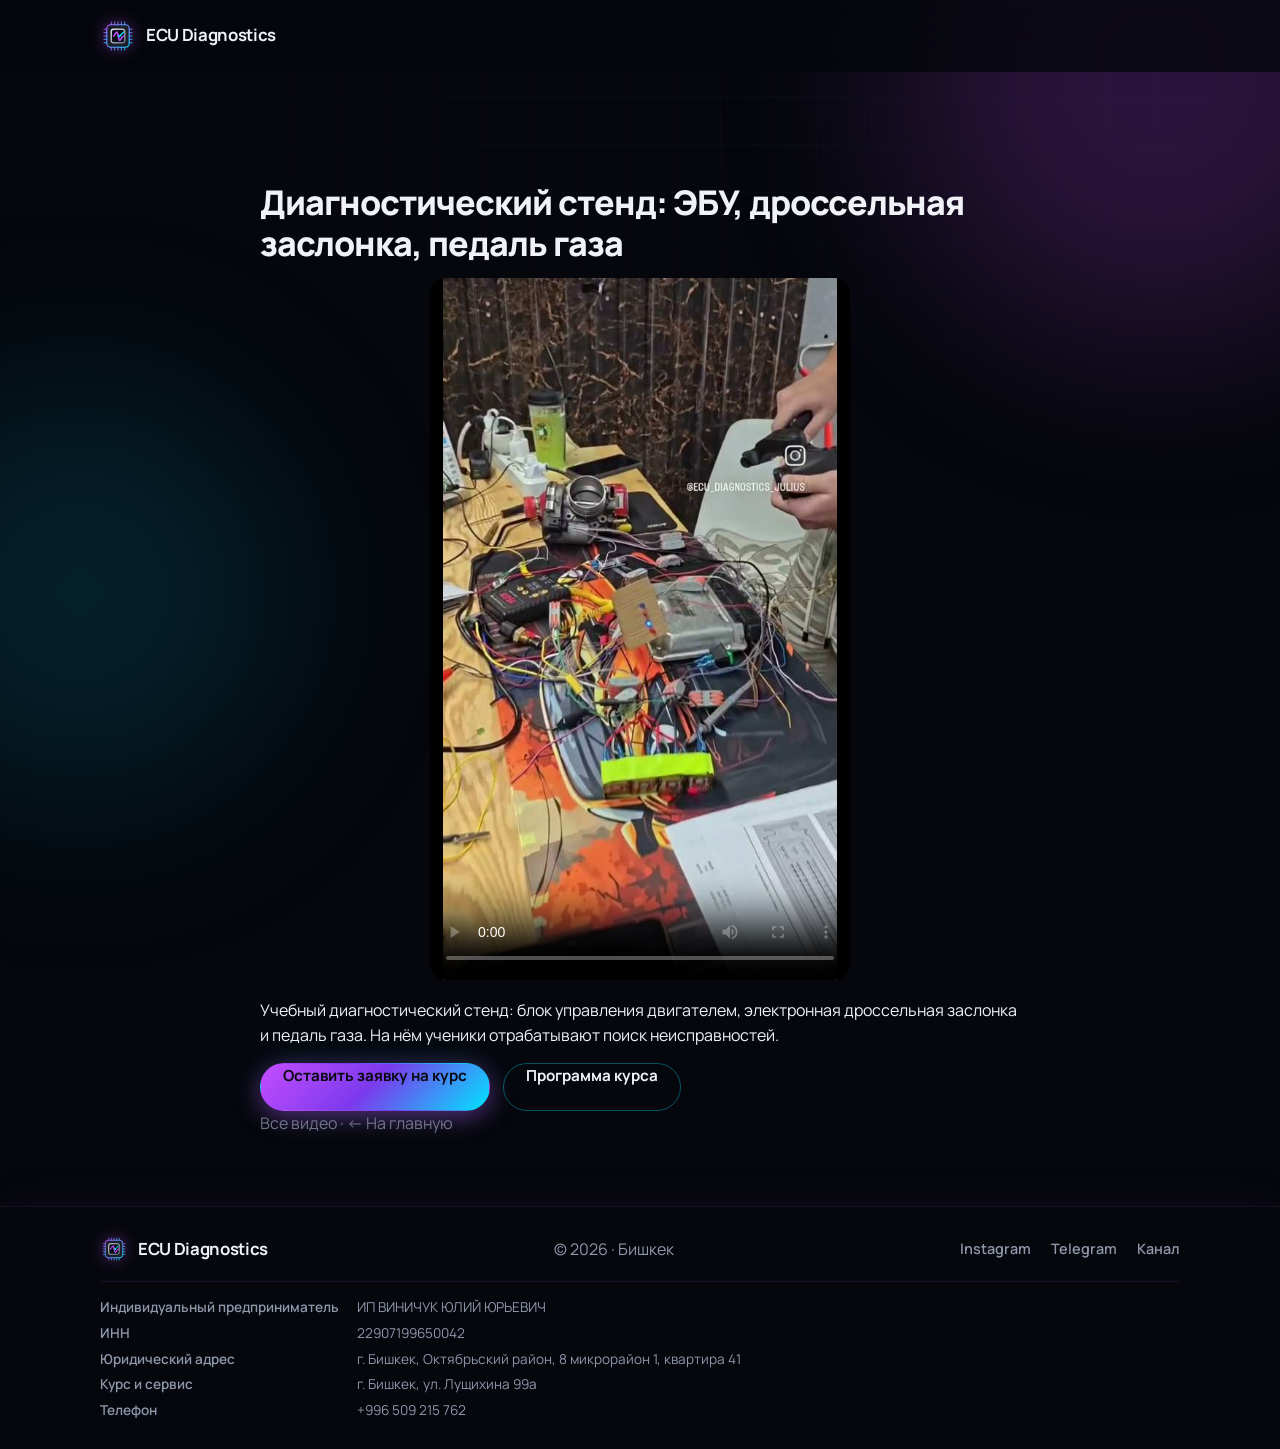
<file: video/diagnosticheskiy-stend.html>
<!DOCTYPE html>
<html lang="ru">
<head>
  <meta charset="UTF-8" />
  <meta name="viewport" content="width=device-width, initial-scale=1.0" />
  <title>Диагностический стенд: ЭБУ, дроссельная заслонка, педаль газа — ECU Diagnostics</title>
  <meta name="description" content="Учебный диагностический стенд: блок управления двигателем, электронная дроссельная заслонка и педаль газа. На нём ученики отрабатывают поиск неисправностей." />
  <link rel="canonical" href="https://ecu-diagnostics-kg.com/video/diagnosticheskiy-stend.html" />
  <link rel="icon" href="../assets/logo-mark.svg" type="image/svg+xml" />
  <link rel="preload" href="../assets/fonts/manrope.woff2" as="font" type="font/woff2" crossorigin />
  <link rel="stylesheet" href="../styles.css" />
  <style>
    .vp{max-width:760px;margin:0 auto;padding:110px 0 70px;line-height:1.6}
    .vp h1{font-size:clamp(24px,4.5vw,34px);line-height:1.2;margin:0 0 14px}
    .vp video{display:block;width:100%;max-width:420px;max-height:78vh;margin:0 auto 18px;border-radius:16px;background:#000}
    .vp .cta{display:inline-block;margin:14px 10px 0 0}
    .vp ul{padding-left:20px}
    .vp .muted{opacity:.75}
  </style>
  <script type="application/ld+json">{"@context": "https://schema.org", "@type": "VideoObject", "name": "Диагностический стенд: ЭБУ, дроссельная заслонка, педаль газа", "description": "Учебный диагностический стенд: блок управления двигателем, электронная дроссельная заслонка и педаль газа. На нём ученики отрабатывают поиск неисправностей.", "thumbnailUrl": ["https://ecu-diagnostics-kg.com/assets/videos/video-6.jpg"], "uploadDate": "2026-08-26T11:28:15+06:00", "duration": "PT7S", "contentUrl": "https://ecu-diagnostics-kg.com/assets/videos/video-6.mp4", "embedUrl": "https://ecu-diagnostics-kg.com/video/diagnosticheskiy-stend.html", "inLanguage": "ru", "publisher": {"@type": "Organization", "name": "ECU Diagnostics", "url": "https://ecu-diagnostics-kg.com/"}}</script>
</head>
<body>
  <div class="bg-glow bg-glow--a" aria-hidden="true"></div>
  <div class="bg-glow bg-glow--b" aria-hidden="true"></div>
  <div class="bg-grid" aria-hidden="true"></div>

  <header class="header" id="header">
    <div class="wrap header__row">
      <a href="../" class="brand">
        <img src="../assets/logo-mark.svg" alt="" class="brand__icon" width="36" height="36" />
        <span class="brand__name">ECU Diagnostics</span>
      </a>
    </div>
  </header>

  <main class="wrap">
    <article class="vp">
      <h1>Диагностический стенд: ЭБУ, дроссельная заслонка, педаль газа</h1>
      <video controls playsinline preload="metadata" poster="../assets/videos/video-6.jpg" width="1080" height="1920">
        <source src="../assets/videos/video-6.mp4" type="video/mp4" />
      </video>
      <p>Учебный диагностический стенд: блок управления двигателем, электронная дроссельная заслонка и педаль газа. На нём ученики отрабатывают поиск неисправностей.</p>
      <p><a class="btn btn--primary cta" href="../?need=course#lead">Оставить заявку на курс</a>
         <a class="btn btn--ghost cta" href="../#courses">Программа курса</a></p>
      <p class="muted"><a href="./">Все видео</a> · <a href="../">← На главную</a></p>
    </article>
  </main>

  <footer class="footer">
    <div class="wrap footer__row">
      <a href="../" class="brand brand--sm">
        <img src="../assets/logo-mark.svg" alt="" class="brand__icon" width="28" height="28" />
        <span class="brand__name">ECU Diagnostics</span>
      </a>
      <p class="muted">© 2026 · Бишкек</p>
      <div class="footer__links">
        <a href="https://www.instagram.com/ecu_diagnostics_julius/" target="_blank" rel="noopener">Instagram</a>
        <a href="https://t.me/Ecu_diagnostics" target="_blank" rel="noopener">Telegram</a>
        <a href="https://t.me/ecu_diag_julius" target="_blank" rel="noopener">Канал</a>
      </div>
    </div>
    <div class="wrap footer__req" aria-label="Реквизиты">
      <dl>
        <dt>Индивидуальный предприниматель</dt><dd>ИП ВИНИЧУК ЮЛИЙ ЮРЬЕВИЧ</dd>
        <dt>ИНН</dt><dd>22907199650042</dd>
        <dt>Юридический адрес</dt><dd>г. Бишкек, Октябрьский район, 8 микрорайон 1, квартира 41</dd>
        <dt>Курс и сервис</dt><dd>г. Бишкек, ул. Лущихина 99а</dd>
        <dt>Телефон</dt><dd><a href="tel:+996509215762">+996 509 215 762</a></dd>
      </dl>
    </div>
  </footer>
</body>
</html>
</file>
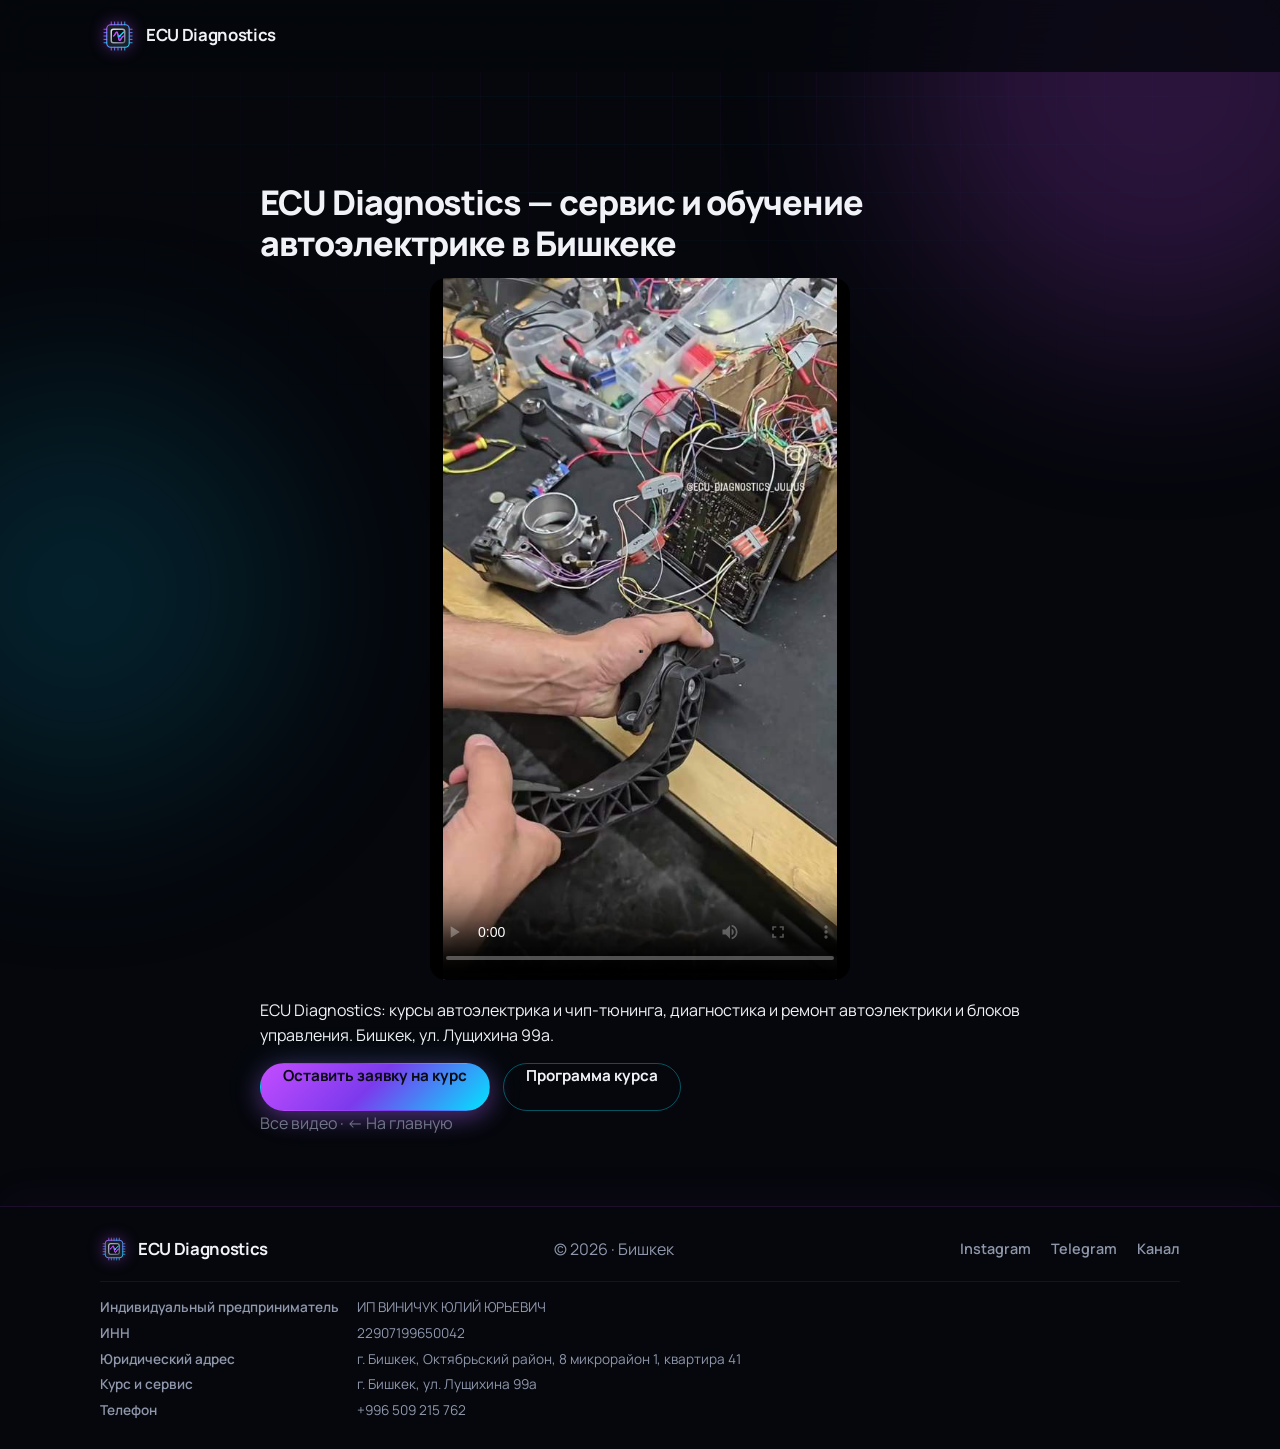
<file: video/ecu-diagnostics-bishkek.html>
<!DOCTYPE html>
<html lang="ru">
<head>
  <meta charset="UTF-8" />
  <meta name="viewport" content="width=device-width, initial-scale=1.0" />
  <title>ECU Diagnostics — сервис и обучение автоэлектрике в Бишкеке — ECU Diagnostics</title>
  <meta name="description" content="ECU Diagnostics: курсы автоэлектрика и чип-тюнинга, диагностика и ремонт автоэлектрики и блоков управления. Бишкек, ул. Лущихина 99а." />
  <link rel="canonical" href="https://ecu-diagnostics-kg.com/video/ecu-diagnostics-bishkek.html" />
  <link rel="icon" href="../assets/logo-mark.svg" type="image/svg+xml" />
  <link rel="preload" href="../assets/fonts/manrope.woff2" as="font" type="font/woff2" crossorigin />
  <link rel="stylesheet" href="../styles.css" />
  <style>
    .vp{max-width:760px;margin:0 auto;padding:110px 0 70px;line-height:1.6}
    .vp h1{font-size:clamp(24px,4.5vw,34px);line-height:1.2;margin:0 0 14px}
    .vp video{display:block;width:100%;max-width:420px;max-height:78vh;margin:0 auto 18px;border-radius:16px;background:#000}
    .vp .cta{display:inline-block;margin:14px 10px 0 0}
    .vp ul{padding-left:20px}
    .vp .muted{opacity:.75}
  </style>
  <script type="application/ld+json">{"@context": "https://schema.org", "@type": "VideoObject", "name": "ECU Diagnostics — сервис и обучение автоэлектрике в Бишкеке", "description": "ECU Diagnostics: курсы автоэлектрика и чип-тюнинга, диагностика и ремонт автоэлектрики и блоков управления. Бишкек, ул. Лущихина 99а.", "thumbnailUrl": ["https://ecu-diagnostics-kg.com/assets/videos/video-1.jpg"], "uploadDate": "2026-08-26T11:28:15+06:00", "duration": "PT11S", "contentUrl": "https://ecu-diagnostics-kg.com/assets/videos/video-1.mp4", "embedUrl": "https://ecu-diagnostics-kg.com/video/ecu-diagnostics-bishkek.html", "inLanguage": "ru", "publisher": {"@type": "Organization", "name": "ECU Diagnostics", "url": "https://ecu-diagnostics-kg.com/"}}</script>
</head>
<body>
  <div class="bg-glow bg-glow--a" aria-hidden="true"></div>
  <div class="bg-glow bg-glow--b" aria-hidden="true"></div>
  <div class="bg-grid" aria-hidden="true"></div>

  <header class="header" id="header">
    <div class="wrap header__row">
      <a href="../" class="brand">
        <img src="../assets/logo-mark.svg" alt="" class="brand__icon" width="36" height="36" />
        <span class="brand__name">ECU Diagnostics</span>
      </a>
    </div>
  </header>

  <main class="wrap">
    <article class="vp">
      <h1>ECU Diagnostics — сервис и обучение автоэлектрике в Бишкеке</h1>
      <video controls playsinline preload="metadata" poster="../assets/videos/video-1.jpg" width="1080" height="1920">
        <source src="../assets/videos/video-1.mp4" type="video/mp4" />
      </video>
      <p>ECU Diagnostics: курсы автоэлектрика и чип-тюнинга, диагностика и ремонт автоэлектрики и блоков управления. Бишкек, ул. Лущихина 99а.</p>
      <p><a class="btn btn--primary cta" href="../?need=course#lead">Оставить заявку на курс</a>
         <a class="btn btn--ghost cta" href="../#courses">Программа курса</a></p>
      <p class="muted"><a href="./">Все видео</a> · <a href="../">← На главную</a></p>
    </article>
  </main>

  <footer class="footer">
    <div class="wrap footer__row">
      <a href="../" class="brand brand--sm">
        <img src="../assets/logo-mark.svg" alt="" class="brand__icon" width="28" height="28" />
        <span class="brand__name">ECU Diagnostics</span>
      </a>
      <p class="muted">© 2026 · Бишкек</p>
      <div class="footer__links">
        <a href="https://www.instagram.com/ecu_diagnostics_julius/" target="_blank" rel="noopener">Instagram</a>
        <a href="https://t.me/Ecu_diagnostics" target="_blank" rel="noopener">Telegram</a>
        <a href="https://t.me/ecu_diag_julius" target="_blank" rel="noopener">Канал</a>
      </div>
    </div>
    <div class="wrap footer__req" aria-label="Реквизиты">
      <dl>
        <dt>Индивидуальный предприниматель</dt><dd>ИП ВИНИЧУК ЮЛИЙ ЮРЬЕВИЧ</dd>
        <dt>ИНН</dt><dd>22907199650042</dd>
        <dt>Юридический адрес</dt><dd>г. Бишкек, Октябрьский район, 8 микрорайон 1, квартира 41</dd>
        <dt>Курс и сервис</dt><dd>г. Бишкек, ул. Лущихина 99а</dd>
        <dt>Телефон</dt><dd><a href="tel:+996509215762">+996 509 215 762</a></dd>
      </dl>
    </div>
  </footer>
</body>
</html>
</file>
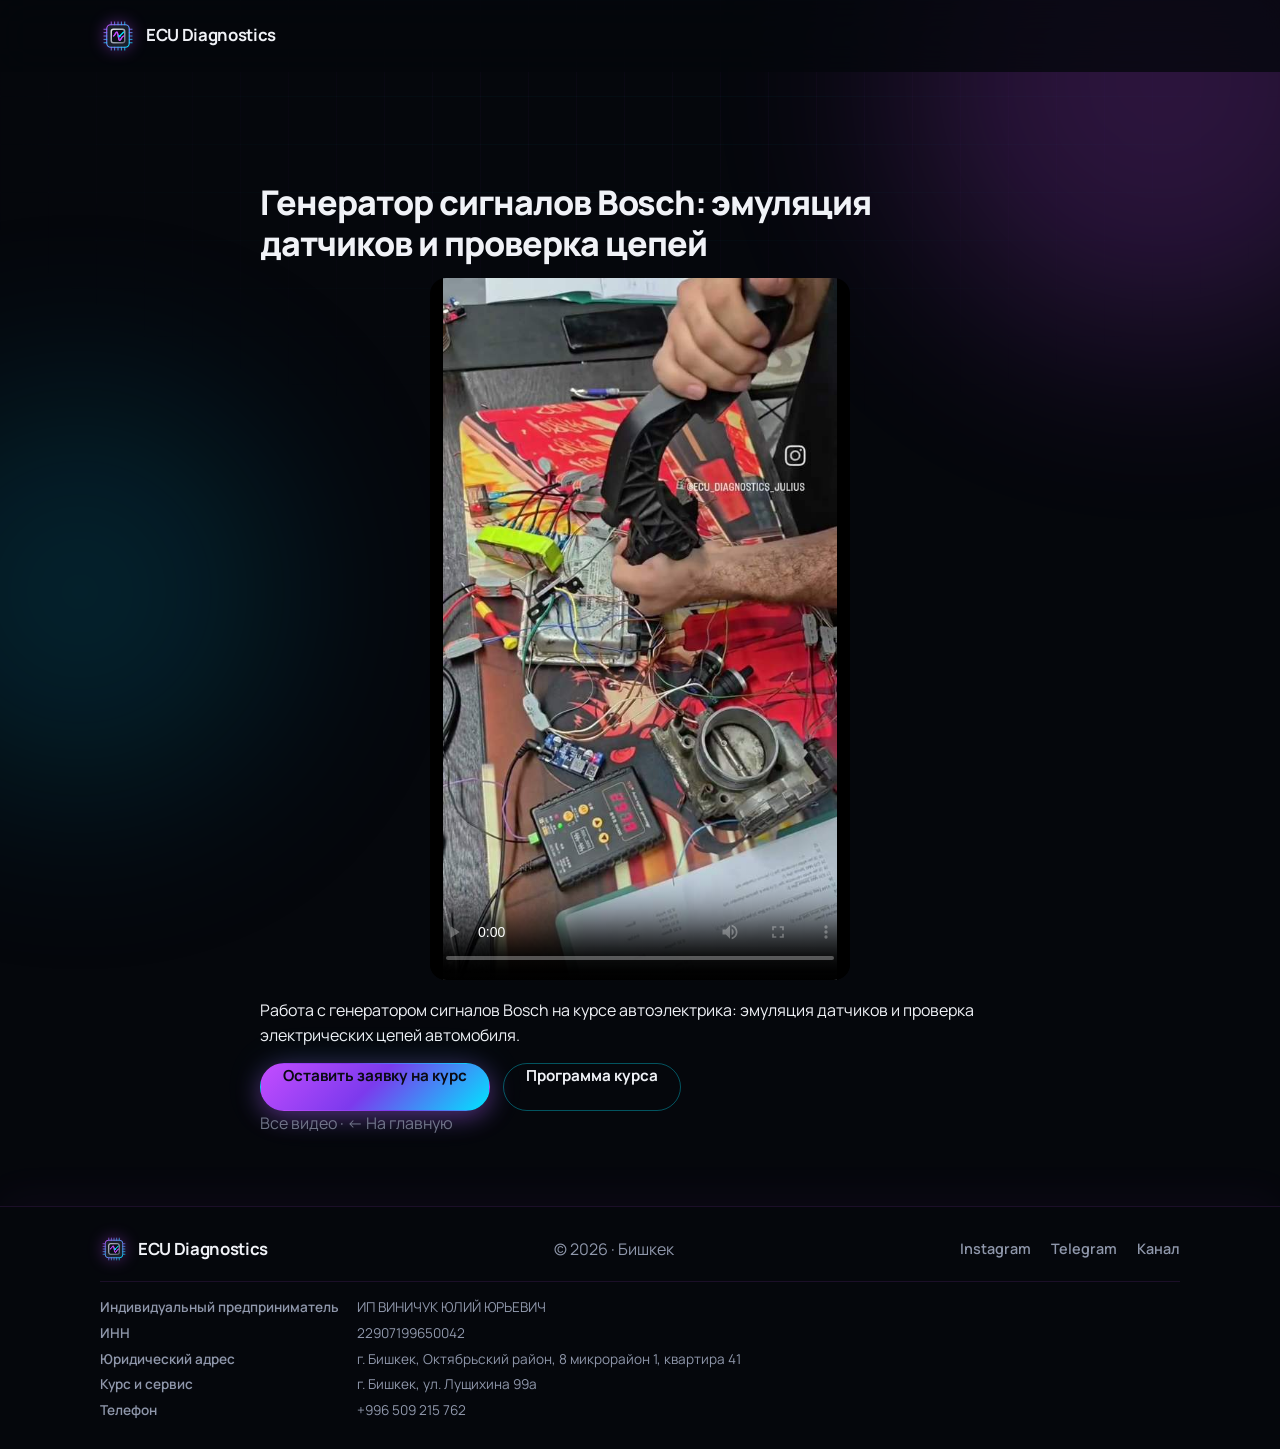
<file: video/generator-signalov-bosch.html>
<!DOCTYPE html>
<html lang="ru">
<head>
  <meta charset="UTF-8" />
  <meta name="viewport" content="width=device-width, initial-scale=1.0" />
  <title>Генератор сигналов Bosch: эмуляция датчиков и проверка цепей — ECU Diagnostics</title>
  <meta name="description" content="Работа с генератором сигналов Bosch на курсе автоэлектрика: эмуляция датчиков и проверка электрических цепей автомобиля." />
  <link rel="canonical" href="https://ecu-diagnostics-kg.com/video/generator-signalov-bosch.html" />
  <link rel="icon" href="../assets/logo-mark.svg" type="image/svg+xml" />
  <link rel="preload" href="../assets/fonts/manrope.woff2" as="font" type="font/woff2" crossorigin />
  <link rel="stylesheet" href="../styles.css" />
  <style>
    .vp{max-width:760px;margin:0 auto;padding:110px 0 70px;line-height:1.6}
    .vp h1{font-size:clamp(24px,4.5vw,34px);line-height:1.2;margin:0 0 14px}
    .vp video{display:block;width:100%;max-width:420px;max-height:78vh;margin:0 auto 18px;border-radius:16px;background:#000}
    .vp .cta{display:inline-block;margin:14px 10px 0 0}
    .vp ul{padding-left:20px}
    .vp .muted{opacity:.75}
  </style>
  <script type="application/ld+json">{"@context": "https://schema.org", "@type": "VideoObject", "name": "Генератор сигналов Bosch: эмуляция датчиков и проверка цепей", "description": "Работа с генератором сигналов Bosch на курсе автоэлектрика: эмуляция датчиков и проверка электрических цепей автомобиля.", "thumbnailUrl": ["https://ecu-diagnostics-kg.com/assets/videos/video-2.jpg"], "uploadDate": "2026-08-26T11:28:15+06:00", "duration": "PT8S", "contentUrl": "https://ecu-diagnostics-kg.com/assets/videos/video-2.mp4", "embedUrl": "https://ecu-diagnostics-kg.com/video/generator-signalov-bosch.html", "inLanguage": "ru", "publisher": {"@type": "Organization", "name": "ECU Diagnostics", "url": "https://ecu-diagnostics-kg.com/"}}</script>
</head>
<body>
  <div class="bg-glow bg-glow--a" aria-hidden="true"></div>
  <div class="bg-glow bg-glow--b" aria-hidden="true"></div>
  <div class="bg-grid" aria-hidden="true"></div>

  <header class="header" id="header">
    <div class="wrap header__row">
      <a href="../" class="brand">
        <img src="../assets/logo-mark.svg" alt="" class="brand__icon" width="36" height="36" />
        <span class="brand__name">ECU Diagnostics</span>
      </a>
    </div>
  </header>

  <main class="wrap">
    <article class="vp">
      <h1>Генератор сигналов Bosch: эмуляция датчиков и проверка цепей</h1>
      <video controls playsinline preload="metadata" poster="../assets/videos/video-2.jpg" width="1080" height="1920">
        <source src="../assets/videos/video-2.mp4" type="video/mp4" />
      </video>
      <p>Работа с генератором сигналов Bosch на курсе автоэлектрика: эмуляция датчиков и проверка электрических цепей автомобиля.</p>
      <p><a class="btn btn--primary cta" href="../?need=course#lead">Оставить заявку на курс</a>
         <a class="btn btn--ghost cta" href="../#courses">Программа курса</a></p>
      <p class="muted"><a href="./">Все видео</a> · <a href="../">← На главную</a></p>
    </article>
  </main>

  <footer class="footer">
    <div class="wrap footer__row">
      <a href="../" class="brand brand--sm">
        <img src="../assets/logo-mark.svg" alt="" class="brand__icon" width="28" height="28" />
        <span class="brand__name">ECU Diagnostics</span>
      </a>
      <p class="muted">© 2026 · Бишкек</p>
      <div class="footer__links">
        <a href="https://www.instagram.com/ecu_diagnostics_julius/" target="_blank" rel="noopener">Instagram</a>
        <a href="https://t.me/Ecu_diagnostics" target="_blank" rel="noopener">Telegram</a>
        <a href="https://t.me/ecu_diag_julius" target="_blank" rel="noopener">Канал</a>
      </div>
    </div>
    <div class="wrap footer__req" aria-label="Реквизиты">
      <dl>
        <dt>Индивидуальный предприниматель</dt><dd>ИП ВИНИЧУК ЮЛИЙ ЮРЬЕВИЧ</dd>
        <dt>ИНН</dt><dd>22907199650042</dd>
        <dt>Юридический адрес</dt><dd>г. Бишкек, Октябрьский район, 8 микрорайон 1, квартира 41</dd>
        <dt>Курс и сервис</dt><dd>г. Бишкек, ул. Лущихина 99а</dd>
        <dt>Телефон</dt><dd><a href="tel:+996509215762">+996 509 215 762</a></dd>
      </dl>
    </div>
  </footer>
</body>
</html>
</file>
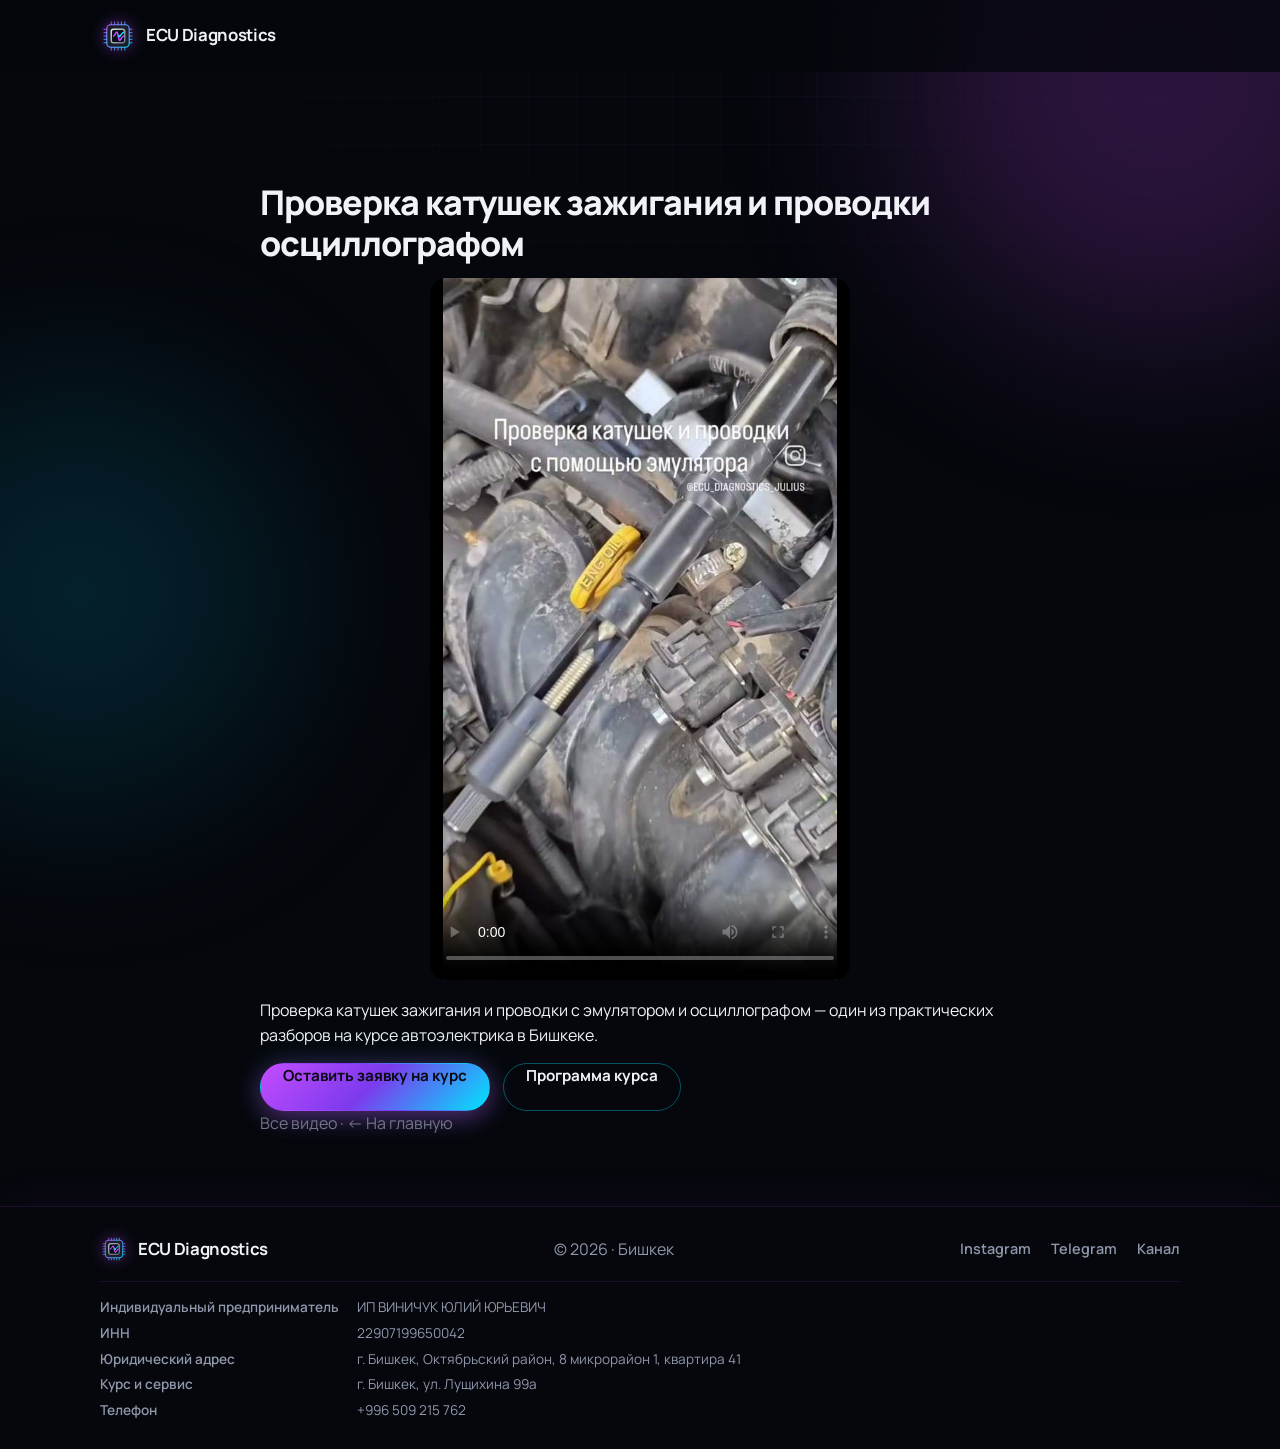
<file: video/proverka-katushek-i-provodki.html>
<!DOCTYPE html>
<html lang="ru">
<head>
  <meta charset="UTF-8" />
  <meta name="viewport" content="width=device-width, initial-scale=1.0" />
  <title>Проверка катушек зажигания и проводки осциллографом — ECU Diagnostics</title>
  <meta name="description" content="Проверка катушек зажигания и проводки с эмулятором и осциллографом — один из практических разборов на курсе автоэлектрика в Бишкеке." />
  <link rel="canonical" href="https://ecu-diagnostics-kg.com/video/proverka-katushek-i-provodki.html" />
  <link rel="icon" href="../assets/logo-mark.svg" type="image/svg+xml" />
  <link rel="preload" href="../assets/fonts/manrope.woff2" as="font" type="font/woff2" crossorigin />
  <link rel="stylesheet" href="../styles.css" />
  <style>
    .vp{max-width:760px;margin:0 auto;padding:110px 0 70px;line-height:1.6}
    .vp h1{font-size:clamp(24px,4.5vw,34px);line-height:1.2;margin:0 0 14px}
    .vp video{display:block;width:100%;max-width:420px;max-height:78vh;margin:0 auto 18px;border-radius:16px;background:#000}
    .vp .cta{display:inline-block;margin:14px 10px 0 0}
    .vp ul{padding-left:20px}
    .vp .muted{opacity:.75}
  </style>
  <script type="application/ld+json">{"@context": "https://schema.org", "@type": "VideoObject", "name": "Проверка катушек зажигания и проводки осциллографом", "description": "Проверка катушек зажигания и проводки с эмулятором и осциллографом — один из практических разборов на курсе автоэлектрика в Бишкеке.", "thumbnailUrl": ["https://ecu-diagnostics-kg.com/assets/videos/video-5.jpg"], "uploadDate": "2026-08-26T11:28:15+06:00", "duration": "PT30S", "contentUrl": "https://ecu-diagnostics-kg.com/assets/videos/video-5.mp4", "embedUrl": "https://ecu-diagnostics-kg.com/video/proverka-katushek-i-provodki.html", "inLanguage": "ru", "publisher": {"@type": "Organization", "name": "ECU Diagnostics", "url": "https://ecu-diagnostics-kg.com/"}}</script>
</head>
<body>
  <div class="bg-glow bg-glow--a" aria-hidden="true"></div>
  <div class="bg-glow bg-glow--b" aria-hidden="true"></div>
  <div class="bg-grid" aria-hidden="true"></div>

  <header class="header" id="header">
    <div class="wrap header__row">
      <a href="../" class="brand">
        <img src="../assets/logo-mark.svg" alt="" class="brand__icon" width="36" height="36" />
        <span class="brand__name">ECU Diagnostics</span>
      </a>
    </div>
  </header>

  <main class="wrap">
    <article class="vp">
      <h1>Проверка катушек зажигания и проводки осциллографом</h1>
      <video controls playsinline preload="metadata" poster="../assets/videos/video-5.jpg" width="1080" height="1920">
        <source src="../assets/videos/video-5.mp4" type="video/mp4" />
      </video>
      <p>Проверка катушек зажигания и проводки с эмулятором и осциллографом — один из практических разборов на курсе автоэлектрика в Бишкеке.</p>
      <p><a class="btn btn--primary cta" href="../?need=course#lead">Оставить заявку на курс</a>
         <a class="btn btn--ghost cta" href="../#courses">Программа курса</a></p>
      <p class="muted"><a href="./">Все видео</a> · <a href="../">← На главную</a></p>
    </article>
  </main>

  <footer class="footer">
    <div class="wrap footer__row">
      <a href="../" class="brand brand--sm">
        <img src="../assets/logo-mark.svg" alt="" class="brand__icon" width="28" height="28" />
        <span class="brand__name">ECU Diagnostics</span>
      </a>
      <p class="muted">© 2026 · Бишкек</p>
      <div class="footer__links">
        <a href="https://www.instagram.com/ecu_diagnostics_julius/" target="_blank" rel="noopener">Instagram</a>
        <a href="https://t.me/Ecu_diagnostics" target="_blank" rel="noopener">Telegram</a>
        <a href="https://t.me/ecu_diag_julius" target="_blank" rel="noopener">Канал</a>
      </div>
    </div>
    <div class="wrap footer__req" aria-label="Реквизиты">
      <dl>
        <dt>Индивидуальный предприниматель</dt><dd>ИП ВИНИЧУК ЮЛИЙ ЮРЬЕВИЧ</dd>
        <dt>ИНН</dt><dd>22907199650042</dd>
        <dt>Юридический адрес</dt><dd>г. Бишкек, Октябрьский район, 8 микрорайон 1, квартира 41</dd>
        <dt>Курс и сервис</dt><dd>г. Бишкек, ул. Лущихина 99а</dd>
        <dt>Телефон</dt><dd><a href="tel:+996509215762">+996 509 215 762</a></dd>
      </dl>
    </div>
  </footer>
</body>
</html>
</file>
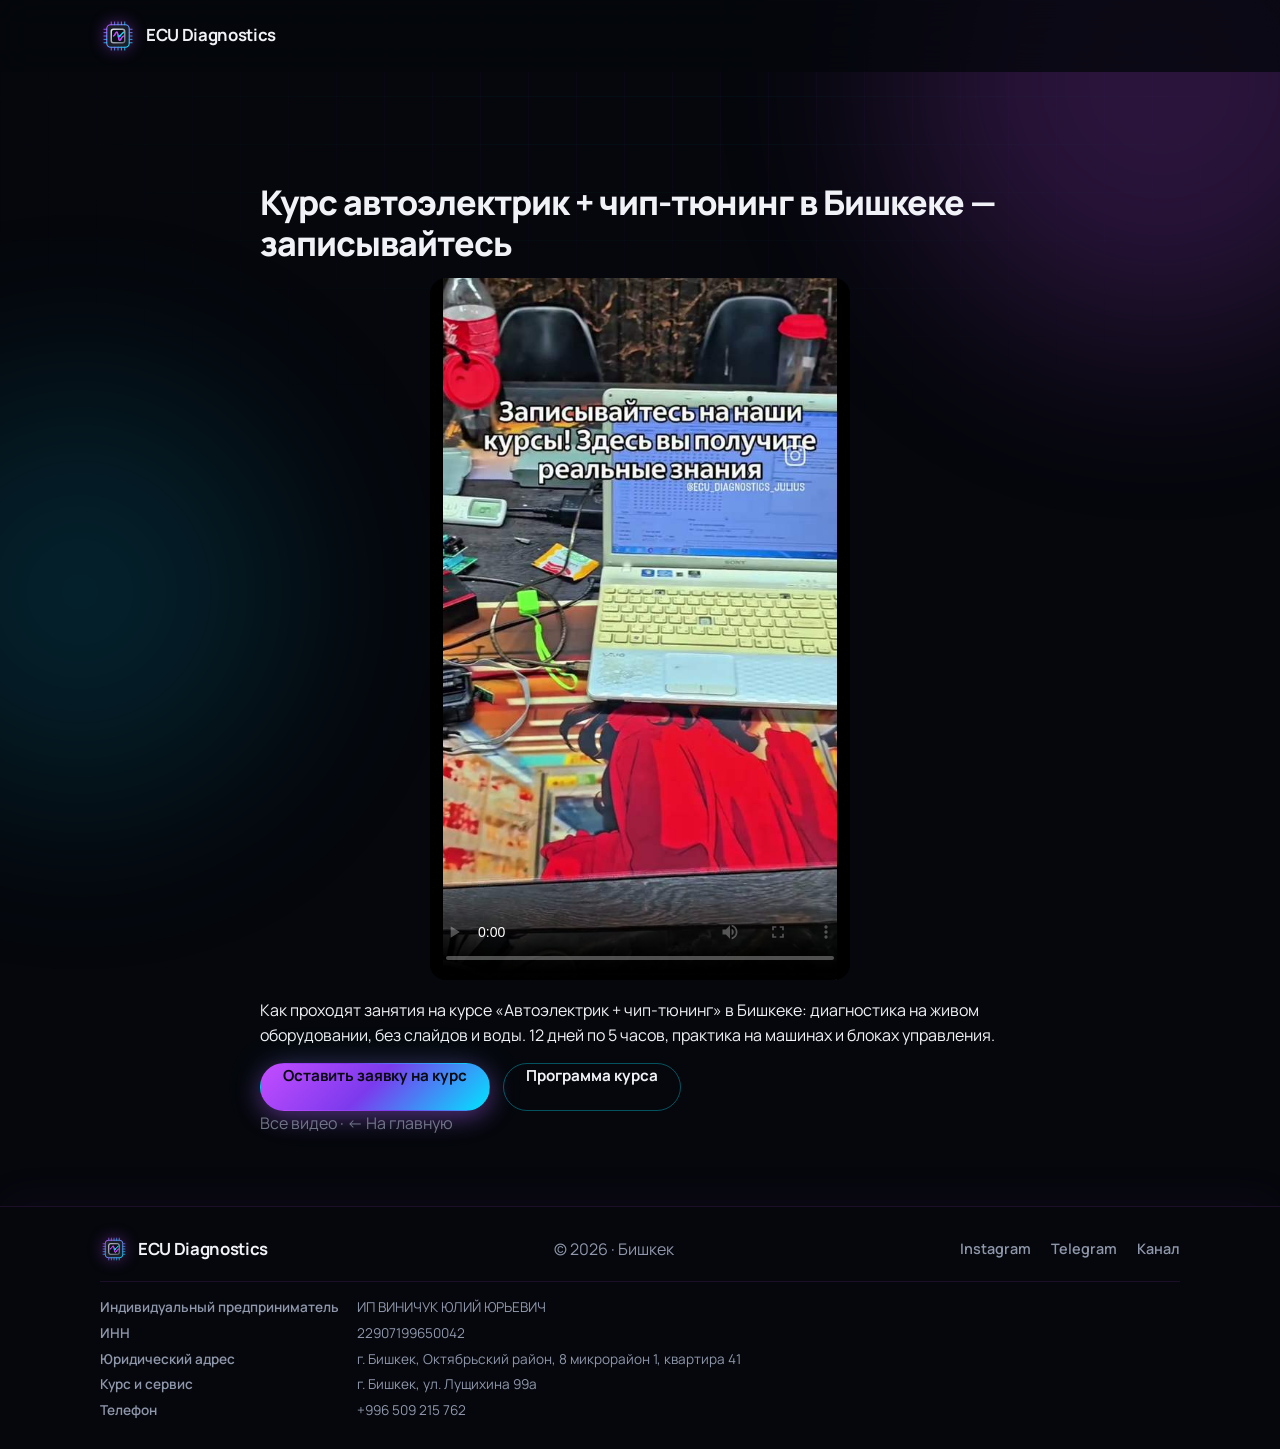
<file: video/zapis-na-kurs-avtoelektrik.html>
<!DOCTYPE html>
<html lang="ru">
<head>
  <meta charset="UTF-8" />
  <meta name="viewport" content="width=device-width, initial-scale=1.0" />
  <title>Курс автоэлектрик + чип-тюнинг в Бишкеке — записывайтесь — ECU Diagnostics</title>
  <meta name="description" content="Как проходят занятия на курсе «Автоэлектрик + чип-тюнинг» в Бишкеке: диагностика на живом оборудовании, без слайдов и воды. 12 дней по 5 часов, практика на машинах и блоках управления." />
  <link rel="canonical" href="https://ecu-diagnostics-kg.com/video/zapis-na-kurs-avtoelektrik.html" />
  <link rel="icon" href="../assets/logo-mark.svg" type="image/svg+xml" />
  <link rel="preload" href="../assets/fonts/manrope.woff2" as="font" type="font/woff2" crossorigin />
  <link rel="stylesheet" href="../styles.css" />
  <style>
    .vp{max-width:760px;margin:0 auto;padding:110px 0 70px;line-height:1.6}
    .vp h1{font-size:clamp(24px,4.5vw,34px);line-height:1.2;margin:0 0 14px}
    .vp video{display:block;width:100%;max-width:420px;max-height:78vh;margin:0 auto 18px;border-radius:16px;background:#000}
    .vp .cta{display:inline-block;margin:14px 10px 0 0}
    .vp ul{padding-left:20px}
    .vp .muted{opacity:.75}
  </style>
  <script type="application/ld+json">{"@context": "https://schema.org", "@type": "VideoObject", "name": "Курс автоэлектрик + чип-тюнинг в Бишкеке — записывайтесь", "description": "Как проходят занятия на курсе «Автоэлектрик + чип-тюнинг» в Бишкеке: диагностика на живом оборудовании, без слайдов и воды. 12 дней по 5 часов, практика на машинах и блоках управления.", "thumbnailUrl": ["https://ecu-diagnostics-kg.com/assets/videos/video-4.jpg"], "uploadDate": "2026-08-26T11:28:15+06:00", "duration": "PT19S", "contentUrl": "https://ecu-diagnostics-kg.com/assets/videos/video-4.mp4", "embedUrl": "https://ecu-diagnostics-kg.com/video/zapis-na-kurs-avtoelektrik.html", "inLanguage": "ru", "publisher": {"@type": "Organization", "name": "ECU Diagnostics", "url": "https://ecu-diagnostics-kg.com/"}}</script>
</head>
<body>
  <div class="bg-glow bg-glow--a" aria-hidden="true"></div>
  <div class="bg-glow bg-glow--b" aria-hidden="true"></div>
  <div class="bg-grid" aria-hidden="true"></div>

  <header class="header" id="header">
    <div class="wrap header__row">
      <a href="../" class="brand">
        <img src="../assets/logo-mark.svg" alt="" class="brand__icon" width="36" height="36" />
        <span class="brand__name">ECU Diagnostics</span>
      </a>
    </div>
  </header>

  <main class="wrap">
    <article class="vp">
      <h1>Курс автоэлектрик + чип-тюнинг в Бишкеке — записывайтесь</h1>
      <video controls playsinline preload="metadata" poster="../assets/videos/video-4.jpg" width="1080" height="1920">
        <source src="../assets/videos/video-4.mp4" type="video/mp4" />
      </video>
      <p>Как проходят занятия на курсе «Автоэлектрик + чип-тюнинг» в Бишкеке: диагностика на живом оборудовании, без слайдов и воды. 12 дней по 5 часов, практика на машинах и блоках управления.</p>
      <p><a class="btn btn--primary cta" href="../?need=course#lead">Оставить заявку на курс</a>
         <a class="btn btn--ghost cta" href="../#courses">Программа курса</a></p>
      <p class="muted"><a href="./">Все видео</a> · <a href="../">← На главную</a></p>
    </article>
  </main>

  <footer class="footer">
    <div class="wrap footer__row">
      <a href="../" class="brand brand--sm">
        <img src="../assets/logo-mark.svg" alt="" class="brand__icon" width="28" height="28" />
        <span class="brand__name">ECU Diagnostics</span>
      </a>
      <p class="muted">© 2026 · Бишкек</p>
      <div class="footer__links">
        <a href="https://www.instagram.com/ecu_diagnostics_julius/" target="_blank" rel="noopener">Instagram</a>
        <a href="https://t.me/Ecu_diagnostics" target="_blank" rel="noopener">Telegram</a>
        <a href="https://t.me/ecu_diag_julius" target="_blank" rel="noopener">Канал</a>
      </div>
    </div>
    <div class="wrap footer__req" aria-label="Реквизиты">
      <dl>
        <dt>Индивидуальный предприниматель</dt><dd>ИП ВИНИЧУК ЮЛИЙ ЮРЬЕВИЧ</dd>
        <dt>ИНН</dt><dd>22907199650042</dd>
        <dt>Юридический адрес</dt><dd>г. Бишкек, Октябрьский район, 8 микрорайон 1, квартира 41</dd>
        <dt>Курс и сервис</dt><dd>г. Бишкек, ул. Лущихина 99а</dd>
        <dt>Телефон</dt><dd><a href="tel:+996509215762">+996 509 215 762</a></dd>
      </dl>
    </div>
  </footer>
</body>
</html>
</file>
<file: styles.css>
@font-face {
  font-family: "Manrope";
  src: url("assets/fonts/manrope.woff2") format("woff2");
  font-weight: 200 800;
  font-style: normal;
  font-display: swap;
}

/* ========== ECU Diagnostics — neon glow system ========== */
:root {
  --bg: #05070c;
  --bg-2: #0a0e16;
  --surface: rgba(14, 18, 28, 0.82);
  --surface-solid: #111622;
  --line: rgba(196, 77, 255, 0.12);
  --line-strong: rgba(0, 229, 255, 0.32);
  --text: #f0f2f7;
  --muted: #8f97ab;
  --purple: #c44dff;
  --cyan: #00e5ff;
  --grad: linear-gradient(135deg, #c44dff 0%, #7c3aed 48%, #00e5ff 100%);
  --text-grad: linear-gradient(90deg, #e879f9, #c44dff 45%, #00e5ff);
  --glow-purple: 0 0 28px rgba(196, 77, 255, 0.35), 0 0 60px rgba(196, 77, 255, 0.12);
  --glow-cyan: 0 0 24px rgba(0, 229, 255, 0.25), 0 0 48px rgba(0, 229, 255, 0.1);
  --glow-mix: 0 0 32px rgba(196, 77, 255, 0.28), 0 0 64px rgba(0, 229, 255, 0.12);
  --r: 16px;
  --wrap: 1080px;
  --header: 72px;
  --section: 96px;
  --gap: 20px;
  --font: "Manrope", system-ui, -apple-system, sans-serif;
  --shadow: 0 16px 48px rgba(0, 0, 0, 0.4);
}

*, *::before, *::after { box-sizing: border-box; margin: 0; padding: 0; }

html {
  scroll-behavior: smooth;
  scroll-padding-top: calc(var(--header) + 12px);
}

body {
  font-family: var(--font);
  background: var(--bg);
  color: var(--text);
  line-height: 1.55;
  min-height: 100vh;
  overflow-x: hidden;
  -webkit-font-smoothing: antialiased;
}

img { display: block; max-width: 100%; }
a { color: inherit; text-decoration: none; }
ul, ol { list-style: none; }

/* Ambient background glow */
.bg-grid {
  position: fixed;
  inset: 0;
  z-index: -2;
  pointer-events: none;
  background-image:
    linear-gradient(rgba(0, 229, 255, 0.03) 1px, transparent 1px),
    linear-gradient(90deg, rgba(196, 77, 255, 0.03) 1px, transparent 1px);
  background-size: 48px 48px;
  mask-image: radial-gradient(ellipse 80% 55% at 50% 10%, black 15%, transparent 72%);
}

.bg-glow {
  position: fixed;
  border-radius: 50%;
  filter: blur(100px);
  z-index: -1;
  pointer-events: none;
}

.bg-glow--a {
  width: 520px;
  height: 520px;
  top: -180px;
  right: -140px;
  background: var(--purple);
  opacity: 0.2; /* softer — no purple “panel” behind logo */
}

.bg-glow--b {
  width: 400px;
  height: 400px;
  bottom: 12%;
  left: -120px;
  background: #0088aa;
  opacity: 0.22;
}

.wrap {
  width: min(100% - 40px, var(--wrap));
  margin-inline: auto;
}

/* Header */
.header {
  position: sticky;
  top: 0;
  z-index: 50;
  height: var(--header);
  background: rgba(5, 7, 12, 0.78);
  backdrop-filter: blur(18px);
  border-bottom: 1px solid transparent;
  transition: border-color 0.25s, background 0.25s, box-shadow 0.25s;
}

.header.is-scrolled {
  border-bottom-color: var(--line);
  background: rgba(5, 7, 12, 0.92);
  box-shadow: 0 8px 32px rgba(0, 0, 0, 0.35), 0 0 40px rgba(196, 77, 255, 0.06);
}

.header__row {
  height: 100%;
  display: flex;
  align-items: center;
  justify-content: space-between;
  gap: 24px;
}

.header__actions {
  display: flex;
  align-items: center;
  gap: 12px;
}

.brand {
  display: flex;
  align-items: center;
  gap: 10px;
  min-width: 0;
}

.brand__icon {
  width: 36px;
  height: 36px;
  object-fit: contain;
  flex-shrink: 0;
  filter: drop-shadow(0 0 8px rgba(196, 77, 255, 0.4));
}

.brand--sm .brand__icon {
  width: 28px;
  height: 28px;
}

.brand__name {
  font-weight: 700;
  font-size: 1.05rem;
  letter-spacing: -0.02em;
  white-space: nowrap;
  color: var(--text);
}

.nav {
  display: flex;
  align-items: center;
  gap: 8px 28px;
}

.nav > a:not(.btn) {
  font-size: 0.95rem;
  font-weight: 500;
  color: var(--muted);
  transition: color 0.15s, text-shadow 0.15s;
}

.nav > a:not(.btn):hover {
  color: var(--text);
  text-shadow: 0 0 16px rgba(0, 229, 255, 0.35);
}

.burger {
  display: none;
  width: 40px;
  height: 40px;
  border: 1px solid var(--line);
  border-radius: 10px;
  background: transparent;
  cursor: pointer;
  flex-direction: column;
  align-items: center;
  justify-content: center;
  gap: 6px;
}

.burger span {
  display: block;
  width: 18px;
  height: 2px;
  background: var(--text);
  border-radius: 2px;
}

/* Type */
.kicker {
  font-size: 0.75rem;
  font-weight: 700;
  letter-spacing: 0.14em;
  text-transform: uppercase;
  color: var(--cyan);
  margin-bottom: 12px;
  text-shadow: 0 0 18px rgba(0, 229, 255, 0.55), 0 0 36px rgba(0, 229, 255, 0.2);
}

h1, h2, h3 {
  font-weight: 800;
  letter-spacing: -0.03em;
  line-height: 1.15;
}

h1 { font-size: clamp(2rem, 4.5vw, 3rem); margin-bottom: 16px; }
h2 { font-size: clamp(1.5rem, 3vw, 2rem); margin-bottom: 10px; }
h3 { font-size: 1.05rem; margin-bottom: 8px; font-weight: 700; letter-spacing: -0.02em; }

.lead {
  font-size: 1.125rem;
  color: var(--muted);
  max-width: 34rem;
  margin-bottom: 28px;
  line-height: 1.6;
}

.muted { color: var(--muted); }

/* Buttons */
.btn {
  display: inline-flex;
  align-items: center;
  justify-content: center;
  gap: 8px;
  height: 48px;
  padding: 0 22px;
  border-radius: 999px;
  font-weight: 700;
  font-size: 0.95rem;
  border: 1px solid transparent;
  transition: transform 0.15s, box-shadow 0.2s, background 0.15s, border-color 0.15s;
  white-space: nowrap;
}

.btn:hover { transform: translateY(-1px); }

.btn--sm {
  height: 40px;
  padding: 0 16px;
  font-size: 0.875rem;
}

.btn--primary {
  background: var(--grad);
  color: #0a0a12;
  box-shadow: 0 6px 24px rgba(196, 77, 255, 0.4), 0 0 40px rgba(0, 229, 255, 0.12);
}

.btn--primary:hover {
  box-shadow: 0 10px 32px rgba(196, 77, 255, 0.5), 0 0 48px rgba(0, 229, 255, 0.22);
}

.btn--ghost {
  background: transparent;
  border-color: rgba(0, 229, 255, 0.35);
  color: var(--text);
  box-shadow: 0 0 0 rgba(0, 229, 255, 0);
}

.btn--ghost:hover {
  border-color: var(--cyan);
  background: rgba(0, 229, 255, 0.06);
  box-shadow: var(--glow-cyan);
}

.btn--block { width: 100%; }

/* Language switch */
.lang-switch {
  display: inline-flex;
  align-items: center;
  gap: 6px;
  height: 36px;
  padding: 0 14px;
  border-radius: 999px;
  border: 1px solid rgba(0, 229, 255, 0.4);
  background: rgba(0, 229, 255, 0.07);
  color: var(--cyan);
  font-size: 0.8125rem;
  font-weight: 800;
  letter-spacing: 0.08em;
  white-space: nowrap;
  box-shadow: 0 0 14px rgba(0, 229, 255, 0.12);
  transition: border-color 0.15s, box-shadow 0.15s, background 0.15s, transform 0.15s;
}

.lang-switch:hover {
  border-color: var(--cyan);
  background: rgba(0, 229, 255, 0.14);
  box-shadow: var(--glow-cyan);
  transform: translateY(-1px);
}

/* Pills */
.pills {
  display: flex;
  flex-wrap: wrap;
  gap: 8px;
}

.pill {
  height: 34px;
  display: inline-flex;
  align-items: center;
  padding: 0 14px;
  border-radius: 999px;
  border: 1px solid rgba(196, 77, 255, 0.2);
  background: rgba(196, 77, 255, 0.06);
  color: var(--muted);
  font-size: 0.8125rem;
  font-weight: 600;
  box-shadow: 0 0 16px rgba(196, 77, 255, 0.08);
  transition: border-color 0.15s, box-shadow 0.15s, color 0.15s;
}

.pill:hover {
  border-color: rgba(0, 229, 255, 0.35);
  color: var(--text);
  box-shadow: 0 0 20px rgba(0, 229, 255, 0.15);
}

/* Hero */
.hero {
  padding: 48px 0 80px;
  border-bottom: 1px solid var(--line);
  position: relative;
}

.hero__grid {
  display: grid;
  grid-template-columns: 1.15fr 0.85fr;
  gap: 40px;
  align-items: center;
  min-height: 440px;
}

.hero__cta {
  display: flex;
  flex-wrap: wrap;
  gap: 12px;
  margin-bottom: 28px;
}

.hero__art {
  position: relative;
  display: grid;
  place-items: center;
  min-height: 440px;
}

.hero__glow {
  position: absolute;
  width: 75%;
  aspect-ratio: 1;
  border-radius: 50%;
  background: radial-gradient(
    circle,
    rgba(196, 77, 255, 0.32) 0%,
    rgba(0, 229, 255, 0.1) 45%,
    transparent 72%
  );
  filter: blur(28px);
  z-index: 0;
  pointer-events: none;
  animation: pulse-orb 6s ease-in-out infinite;
}

.hero__logo {
  position: relative;
  z-index: 1;
  width: min(380px, 92%);
  height: auto;
  object-fit: contain;
  /* pure SVG — sharp, no raster/mix-blend hacks */
  filter: drop-shadow(0 0 24px rgba(196, 77, 255, 0.3));
  animation: float 7s ease-in-out infinite;
}

@keyframes float {
  0%, 100% { transform: translateY(0); }
  50% { transform: translateY(-8px); }
}

@keyframes pulse-orb {
  0%, 100% { opacity: 0.65; transform: scale(1); }
  50% { opacity: 0.95; transform: scale(1.04); }
}

/* Sections */
.section {
  padding: var(--section) 0;
  position: relative;
}

.section--tint {
  background: linear-gradient(180deg, transparent, rgba(12, 16, 28, 0.9), transparent);
  border-block: 1px solid var(--line);
}

.section__head {
  max-width: 520px;
  margin: 0 auto 40px;
  text-align: center;
}

.section__desc {
  color: var(--muted);
  font-size: 1rem;
}

/* Cards with glow */
.grid-3 {
  display: grid;
  grid-template-columns: repeat(3, 1fr);
  gap: var(--gap);
}

.card {
  background: var(--surface);
  border: 1px solid var(--line);
  border-radius: var(--r);
  padding: 24px;
  min-height: 100%;
  display: flex;
  flex-direction: column;
  backdrop-filter: blur(12px);
  transition: border-color 0.2s, transform 0.2s, box-shadow 0.25s;
}

.card:hover {
  border-color: var(--line-strong);
  transform: translateY(-3px);
  box-shadow: var(--glow-mix), var(--shadow);
}

.card--link { cursor: pointer; }

.card__ico {
  width: 42px;
  height: 42px;
  border-radius: 11px;
  display: grid;
  place-items: center;
  margin-bottom: 16px;
  color: var(--cyan);
  background: rgba(0, 229, 255, 0.08);
  border: 1px solid rgba(0, 229, 255, 0.22);
  box-shadow: 0 0 18px rgba(0, 229, 255, 0.15);
  transition: box-shadow 0.2s, border-color 0.2s;
}

.card:hover .card__ico {
  border-color: rgba(196, 77, 255, 0.4);
  color: #e9d5ff;
  box-shadow: 0 0 22px rgba(196, 77, 255, 0.35);
}

.card__ico svg { width: 22px; height: 22px; }

.card p {
  color: var(--muted);
  font-size: 0.9375rem;
  flex: 1;
}

.card__label {
  display: block;
  font-size: 0.75rem;
  font-weight: 700;
  letter-spacing: 0.1em;
  text-transform: uppercase;
  color: var(--muted);
  margin-bottom: 8px;
}

.card strong {
  font-size: 1.05rem;
  font-weight: 700;
}

/* Course */
.course {
  display: grid;
  grid-template-columns: 1.45fr 0.7fr;
  gap: var(--gap);
  align-items: start;
}

.course__main,
.course__side {
  background: var(--surface);
  border: 1px solid var(--line);
  border-radius: var(--r);
  padding: 28px;
  backdrop-filter: blur(12px);
}

.course__main {
  border-color: rgba(196, 77, 255, 0.35);
  box-shadow: var(--glow-mix), var(--shadow);
  position: relative;
  overflow: hidden;
}

.course__main::before {
  content: "";
  position: absolute;
  top: 0;
  left: 0;
  right: 0;
  height: 2px;
  background: var(--grad);
  box-shadow: 0 0 16px rgba(196, 77, 255, 0.6), 0 0 32px rgba(0, 229, 255, 0.3);
}

.course__bar {
  display: flex;
  flex-wrap: wrap;
  gap: 8px;
  margin-bottom: 20px;
}

.course__bar span {
  height: 32px;
  display: inline-flex;
  align-items: center;
  padding: 0 12px;
  border-radius: 999px;
  border: 1px solid rgba(0, 229, 255, 0.2);
  font-size: 0.8125rem;
  font-weight: 600;
  color: var(--muted);
  background: rgba(0, 229, 255, 0.04);
  box-shadow: 0 0 12px rgba(0, 229, 255, 0.08);
}

.course__price {
  display: flex;
  flex-wrap: wrap;
  align-items: flex-end;
  justify-content: space-between;
  gap: 12px 20px;
  margin-bottom: 24px;
  padding: 18px 20px;
  border-radius: 14px;
  border: 1px solid rgba(196, 77, 255, 0.35);
  background: linear-gradient(135deg, rgba(196, 77, 255, 0.12), rgba(0, 229, 255, 0.06));
  box-shadow: 0 0 28px rgba(196, 77, 255, 0.15);
}

.course__price-label {
  display: block;
  font-size: 0.75rem;
  font-weight: 700;
  letter-spacing: 0.1em;
  text-transform: uppercase;
  color: var(--muted);
  margin-bottom: 4px;
}

.course__price-main strong {
  font-size: clamp(1.6rem, 3vw, 2rem);
  font-weight: 800;
  letter-spacing: -0.03em;
  background: var(--text-grad);
  -webkit-background-clip: text;
  background-clip: text;
  color: transparent;
  filter: drop-shadow(0 0 12px rgba(196, 77, 255, 0.35));
}

.course__price-alt {
  display: flex;
  flex-wrap: wrap;
  gap: 8px;
}

.course__price-alt span {
  height: 34px;
  display: inline-flex;
  align-items: center;
  padding: 0 12px;
  border-radius: 999px;
  border: 1px solid rgba(0, 229, 255, 0.25);
  background: rgba(0, 229, 255, 0.06);
  font-size: 0.875rem;
  font-weight: 700;
  color: var(--text);
  box-shadow: 0 0 14px rgba(0, 229, 255, 0.1);
}

.course__title {
  font-size: 1.15rem;
  margin-bottom: 16px;
}

.program {
  display: flex;
  flex-direction: column;
  counter-reset: p;
  margin-bottom: 24px;
}

.program > li {
  counter-increment: p;
  display: grid;
  grid-template-columns: 40px 1fr;
  column-gap: 12px;
  padding: 14px 0;
  border-bottom: 1px solid rgba(255, 255, 255, 0.05);
}

.program > li:last-child { border-bottom: 0; }

.program > li::before {
  content: counter(p, decimal-leading-zero);
  font-size: 0.8125rem;
  font-weight: 800;
  color: var(--cyan);
  padding-top: 2px;
  grid-row: 1 / span 2;
  text-shadow: 0 0 12px rgba(0, 229, 255, 0.55);
}

.program strong {
  grid-column: 2;
  font-size: 0.95rem;
  font-weight: 700;
  margin-bottom: 2px;
}

.program span {
  grid-column: 2;
  font-size: 0.875rem;
  color: var(--muted);
  line-height: 1.45;
}

.course__foot {
  display: flex;
  flex-wrap: wrap;
  align-items: center;
  justify-content: space-between;
  gap: 16px;
  padding-top: 20px;
  border-top: 1px solid var(--line);
}

.course__signup { display:flex; flex-direction:column; align-items:flex-end; gap:10px; text-align:right; }
.course__start-date { color:var(--muted); font-size:0.9rem; font-weight:800; line-height:1.35; letter-spacing:0.06em; }
.course__start-date span { display:inline-block; color:var(--text); font-size:clamp(1.35rem,2.4vw,1.8rem); letter-spacing:0; white-space:nowrap; }

.course__loc {
  display: flex;
  flex-direction: column;
  gap: 2px;
}

.course__loc strong { font-size: 1.05rem; }
.course__loc .muted { font-size: 0.8125rem; }

.course__side {
  position: sticky;
  top: calc(var(--header) + 16px);
  border-color: rgba(0, 229, 255, 0.2);
  box-shadow: 0 0 28px rgba(0, 229, 255, 0.08);
  transition: box-shadow 0.2s, border-color 0.2s;
}

.course__side:hover {
  border-color: rgba(0, 229, 255, 0.4);
  box-shadow: var(--glow-cyan);
}

.course__side .kicker { margin-bottom: 8px; }
.course__side > .muted { margin: 8px 0 16px; font-size: 0.9375rem; }

.ticks {
  display: flex;
  flex-direction: column;
  gap: 10px;
  margin-bottom: 20px;
}

.ticks li {
  position: relative;
  padding-left: 18px;
  font-size: 0.9rem;
  font-weight: 500;
}

.ticks li::before {
  content: "";
  position: absolute;
  left: 0;
  top: 0.55em;
  width: 7px;
  height: 7px;
  border-radius: 50%;
  background: var(--grad);
  box-shadow: 0 0 10px rgba(196, 77, 255, 0.7);
}

.price {
  font-size: 2rem;
  font-weight: 800;
  letter-spacing: -0.03em;
  background: var(--text-grad);
  -webkit-background-clip: text;
  background-clip: text;
  color: transparent;
  filter: drop-shadow(0 0 12px rgba(196, 77, 255, 0.35));
  margin-bottom: 16px;
}

/* Video */
.video-feature {
  display: grid;
  grid-template-columns: 0.9fr 1.1fr;
  gap: 32px;
  align-items: center;
  margin-bottom: var(--gap);
  padding: 24px;
  background: var(--surface);
  border: 1px solid rgba(196, 77, 255, 0.3);
  border-radius: var(--r);
  box-shadow: var(--glow-mix);
  backdrop-filter: blur(12px);
}

.video-feature video,
.video-card video {
  width: 100%;
  display: block;
  background: #000;
  border-radius: 12px;
  border: 1px solid var(--line);
}

/* вертикальные ролики: 9:16, cover совпадает с форматом — без обрезки */
.video-feature video {
  aspect-ratio: 9 / 16;
  object-fit: cover;
  max-height: 480px;
  margin-inline: auto;
}

.video-card video {
  aspect-ratio: 9 / 16;
  object-fit: cover;
}

.video-feature__meta h3 {
  font-size: 1.35rem;
  margin-bottom: 8px;
}

.video-feature__meta .muted { font-size: 1rem; line-height: 1.6; }

.video-grid {
  display: grid;
  grid-template-columns: repeat(3, 1fr);
  gap: var(--gap);
}

.video-card {
  background: var(--surface);
  border: 1px solid var(--line);
  border-radius: var(--r);
  padding: 12px;
  backdrop-filter: blur(12px);
  transition: border-color 0.2s, transform 0.2s, box-shadow 0.25s;
}

.video-card:hover {
  border-color: var(--line-strong);
  transform: translateY(-3px);
  box-shadow: var(--glow-mix), var(--shadow);
}

.video-card h3 {
  font-size: 0.95rem;
  margin: 12px 4px 4px;
}

.video-card .muted {
  font-size: 0.85rem;
  margin: 0 4px;
}

/* About */
.about {
  display: grid;
  grid-template-columns: 1.2fr 0.8fr;
  gap: 40px;
  align-items: center;
}

.about__text {
  font-size: 1.05rem;
  max-width: 36rem;
  margin: 12px 0 24px;
  line-height: 1.65;
}

.about__panel {
  background: var(--surface);
  border: 1px solid rgba(196, 77, 255, 0.25);
  border-radius: var(--r);
  padding: 36px 28px;
  display: flex;
  flex-direction: column;
  align-items: center;
  justify-content: center;
  gap: 18px;
  min-height: 180px;
  box-shadow: var(--glow-mix);
  backdrop-filter: blur(12px);
  text-align: center;
}

.about__mark {
  width: 72px;
  height: 72px;
  filter: drop-shadow(0 0 14px rgba(196, 77, 255, 0.4));
}

.about__quote {
  color: var(--text);
  font-size: 1.1rem;
  font-weight: 600;
  line-height: 1.45;
  max-width: 18rem;
  letter-spacing: -0.02em;
}

.contact__hint {
  font-size: 0.875rem;
  margin-top: 4px;
  display: block;
}

/* Contact */
.contact-grid { margin-bottom: 20px; }

.banner {
  display: flex;
  align-items: center;
  justify-content: space-between;
  gap: 20px;
  flex-wrap: wrap;
  padding: 28px;
  border-radius: var(--r);
  background: linear-gradient(135deg, rgba(196, 77, 255, 0.14), rgba(0, 229, 255, 0.07));
  border: 1px solid rgba(196, 77, 255, 0.3);
  box-shadow: var(--glow-mix);
}

.banner h3 { margin-bottom: 4px; font-size: 1.15rem; }

/* Footer */
.footer {
  padding: 28px 0;
  border-top: 1px solid var(--line);
  box-shadow: 0 -12px 40px rgba(196, 77, 255, 0.04);
}

.footer__row {
  display: flex;
  align-items: center;
  justify-content: space-between;
  gap: 16px;
  flex-wrap: wrap;
}

.footer__links {
  display: flex;
  flex-wrap: wrap;
  justify-content: center;
  gap: 10px 20px;
}

.footer__links a {
  font-size: 0.9rem;
  font-weight: 600;
  color: var(--muted);
  transition: color 0.15s, text-shadow 0.15s;
}

/* Реквизиты ИП в подвале: подпись слева, значение справа; на телефоне — друг под другом */
.footer__req {
  margin-top: 18px;
  padding-top: 16px;
  border-top: 1px solid var(--line);
}
.footer__req dl {
  display: grid;
  grid-template-columns: max-content 1fr;
  gap: 6px 18px;
  margin: 0;
  font-size: 0.85rem;
  line-height: 1.45;
  color: var(--muted);
}
.footer__req dt { font-weight: 600; }
.footer__req dd { margin: 0; }
.footer__req a { color: inherit; }

.footer__links a:hover {
  color: var(--cyan);
  text-shadow: 0 0 14px rgba(0, 229, 255, 0.5);
}


.program__points {
  grid-column: 2;
  display: flex;
  flex-direction: column;
  gap: 4px;
  margin: 8px 0 0;
  list-style: none;
}
.program .program__points li {
  display: block;
  position: relative;
  padding: 0 0 0 16px;
  border: 0;
  font-size: 0.85rem;
  line-height: 1.45;
  color: var(--text);
  opacity: 0.88;
}
.program .program__points li::before {
  content: "";
  position: absolute;
  left: 2px;
  top: 0.6em;
  width: 6px;
  height: 6px;
  border-radius: 50%;
  background: var(--purple);
  text-shadow: none;
}

.pill--start { color: var(--text); border-color: var(--line-strong); background: rgba(0, 229, 255, 0.08); }

.course-more { margin-top: 40px; }
.course-more .kicker { margin-bottom: 14px; }
.course-more .card h3 { font-size: 1.05rem; margin-bottom: 14px; }
.course-more .ticks { margin-bottom: 0; }

.faq { margin-top: 40px; max-width: 760px; }
.faq__item { border-bottom: 1px solid var(--line); }
.faq__item summary {
  cursor: pointer;
  padding: 16px 28px 16px 0;
  font-weight: 700;
  font-size: 0.95rem;
  list-style: none;
  position: relative;
}
.faq__item summary::-webkit-details-marker { display: none; }
.faq__item summary::after {
  content: "+";
  position: absolute;
  right: 4px;
  top: 14px;
  color: var(--cyan);
  font-weight: 800;
}
.faq__item[open] summary::after { content: "−"; }
.faq__item p { padding: 0 0 16px; color: var(--muted); font-size: 0.9rem; line-height: 1.55; }
.faq .btn { margin-top: 24px; }

/* Responsive */
@media (max-width: 960px) {
  :root { --section: 72px; }

  .hero__grid,
  .about,
  .course {
    grid-template-columns: 1fr;
  }

  .hero {
    padding: 32px 0 56px;
  }

  .hero__grid {
    min-height: 0;
    gap: 28px;
  }

  .hero__art {
    order: -1;
    min-height: 260px;
  }

  .hero__logo { width: min(300px, 80%); }

  .grid-3 { grid-template-columns: 1fr 1fr; }
  .video-feature { grid-template-columns: 1fr; }
  .video-feature video { max-height: none; max-width: 360px; }
  .video-grid { grid-template-columns: 1fr 1fr; }
  .course__side { position: static; }
}

@media (max-width: 720px) {
  .wrap { width: min(100% - 28px, var(--wrap)); }
  :root { --section: 64px; --gap: 14px; }

  .burger { display: flex; }

  .nav {
    position: fixed;
    inset: var(--header) 0 auto 0;
    flex-direction: column;
    align-items: stretch;
    gap: 0;
    padding: 12px 16px 20px;
    background: rgba(5, 7, 12, 0.97);
    border-bottom: 1px solid var(--line);
    box-shadow: 0 16px 40px rgba(0, 0, 0, 0.5);
    transform: translateY(-110%);
    opacity: 0;
    pointer-events: none;
    transition: 0.25s ease;
  }

  .nav.is-open {
    transform: translateY(0);
    opacity: 1;
    pointer-events: auto;
  }

  .nav > a:not(.btn) {
    padding: 14px 4px;
    border-bottom: 1px solid var(--line);
  }

  .nav .btn {
    margin-top: 12px;
    width: 100%;
  }

  .header__actions .lang-switch {
    padding: 0 10px;
    height: 34px;
  }

  .grid-3,
  .contact-grid,
  .video-grid {
    grid-template-columns: 1fr;
  }

  .video-feature video { max-width: 100%; }

  .hero__cta .btn { width: 100%; }
  .banner { flex-direction: column; align-items: flex-start; }
  .banner .btn { width: 100%; }
  .footer__row { flex-direction: column; text-align: center; }
  .footer__req dl { grid-template-columns: 1fr; gap: 2px; text-align: center; }
  .footer__req dd { margin-bottom: 8px; }
  .brand { justify-content: center; }
}

@media (prefers-reduced-motion: reduce) {
  html { scroll-behavior: auto; }
  .hero__logo,
  .hero__glow { animation: none; }
  .btn:hover, .card:hover { transform: none; }
}

/* Форма заявки */
.leadform { margin-bottom: 20px; gap: 14px; }
.leadform h3 { margin: 0; }
.leadform p { margin: 0; }
.leadform__grid { display: grid; grid-template-columns: 1fr 1fr; gap: 14px; }
.leadform label { display: flex; flex-direction: column; gap: 6px; font-size: 0.85rem; font-weight: 600; color: var(--muted); }
.leadform input, .leadform select, .leadform textarea {
  font: inherit; font-size: 1rem; font-weight: 500; color: var(--text);
  background: var(--bg-2); border: 1px solid var(--line); border-radius: 10px; padding: 11px 12px;
}
.leadform textarea { resize: vertical; }
.leadform input:focus, .leadform select:focus, .leadform textarea:focus { outline: none; border-color: var(--line-strong); box-shadow: var(--glow-cyan); }
.leadform .leadform__consent { flex-direction: row; align-items: flex-start; gap: 10px; font-weight: 500; }
.leadform__consent input { margin-top: 3px; accent-color: var(--purple); }
.leadform__consent a { color: var(--cyan); }
.leadform__hp { position: absolute; left: -9999px; width: 1px; height: 1px; overflow: hidden; }
.leadform .btn { align-self: flex-start; }
.leadform__status:empty { display: none; }
@media (max-width: 640px) { .leadform__grid { grid-template-columns: 1fr; } .leadform .btn { align-self: stretch; } }

/* Бегущая строка про смену языка */
.ticker { display: block; overflow: hidden; background: #e11d2e; color: #fff; font-size: 0.85rem; font-weight: 700; line-height: 30px; height: 30px; white-space: nowrap; }
.ticker:hover, .ticker:focus-visible { background: #c81726; }
.ticker:hover .ticker__track, .ticker:focus-visible .ticker__track { animation-play-state: paused; }
.ticker__track { display: inline-flex; gap: 28px; padding-left: 28px; animation: ticker 32s linear infinite; }
.ticker__track span, .ticker__dup { display: inline-flex; gap: 28px; }
@keyframes ticker { from { transform: translateX(0); } to { transform: translateX(-50%); } }
@media (prefers-reduced-motion: reduce) { .ticker__track { animation: none; } .ticker__dup { display: none; } }
.leadform[hidden] { display: none; }

/* Кнопки под услугами */
.svc-cta { display: flex; flex-wrap: wrap; gap: 12px; justify-content: center; margin-top: 32px; }

/* Нижняя панель на телефоне: заявка, Telegram, звонок */
.mbar { display: none; }
@media (max-width: 760px) {
  .mbar {
    display: grid; grid-template-columns: 1.4fr 1fr 1fr; gap: 8px;
    position: fixed; left: 0; right: 0; bottom: 0; z-index: 60;
    padding: 8px 10px calc(8px + env(safe-area-inset-bottom));
    background: rgba(5, 7, 12, 0.94); backdrop-filter: blur(14px);
    border-top: 1px solid var(--line);
  }
  .mbar a {
    display: flex; align-items: center; justify-content: center; min-height: 46px;
    border-radius: 12px; font-weight: 700; font-size: 0.95rem; color: var(--text);
    background: var(--surface-solid); border: 1px solid var(--line);
  }
  .mbar .mbar__main { background: var(--grad); color: #0a0612; border: 0; }
  body:has(.mbar) { padding-bottom: calc(70px + env(safe-area-inset-bottom)); }
}
#lead { scroll-margin-top: calc(var(--header) + 16px); }

/* Телефон: сначала заголовок и кнопка заявки, логотип ниже и меньше */
@media (max-width: 760px) {
  .hero { padding: 20px 0 40px; }
  .hero__art { order: 2; min-height: 0; }
  .hero__logo { width: min(170px, 50%); }
  .hero__glow { display: none; }
  .hero__cta .btn { flex: 1 1 100%; justify-content: center; }
}

/* Форма заявки на первом экране */
.hero__form { width: 100%; max-width: 440px; justify-self: end; }
.leadform--hero { margin: 0; box-shadow: var(--glow-mix); border-color: var(--line-strong); }
.leadform--hero h3 { font-size: 1.35rem; }
.leadform--hero .leadform__grid { grid-template-columns: 1fr; }
.leadform--hero .btn { align-self: stretch; justify-content: center; }
.leadform .opt { font-weight: 500; opacity: 0.7; }
@media (max-width: 960px) { .hero__form { justify-self: stretch; max-width: none; } }
@media (min-width: 961px) { .hero__cta .btn--primary[data-need] { display: none; } }
</file>
